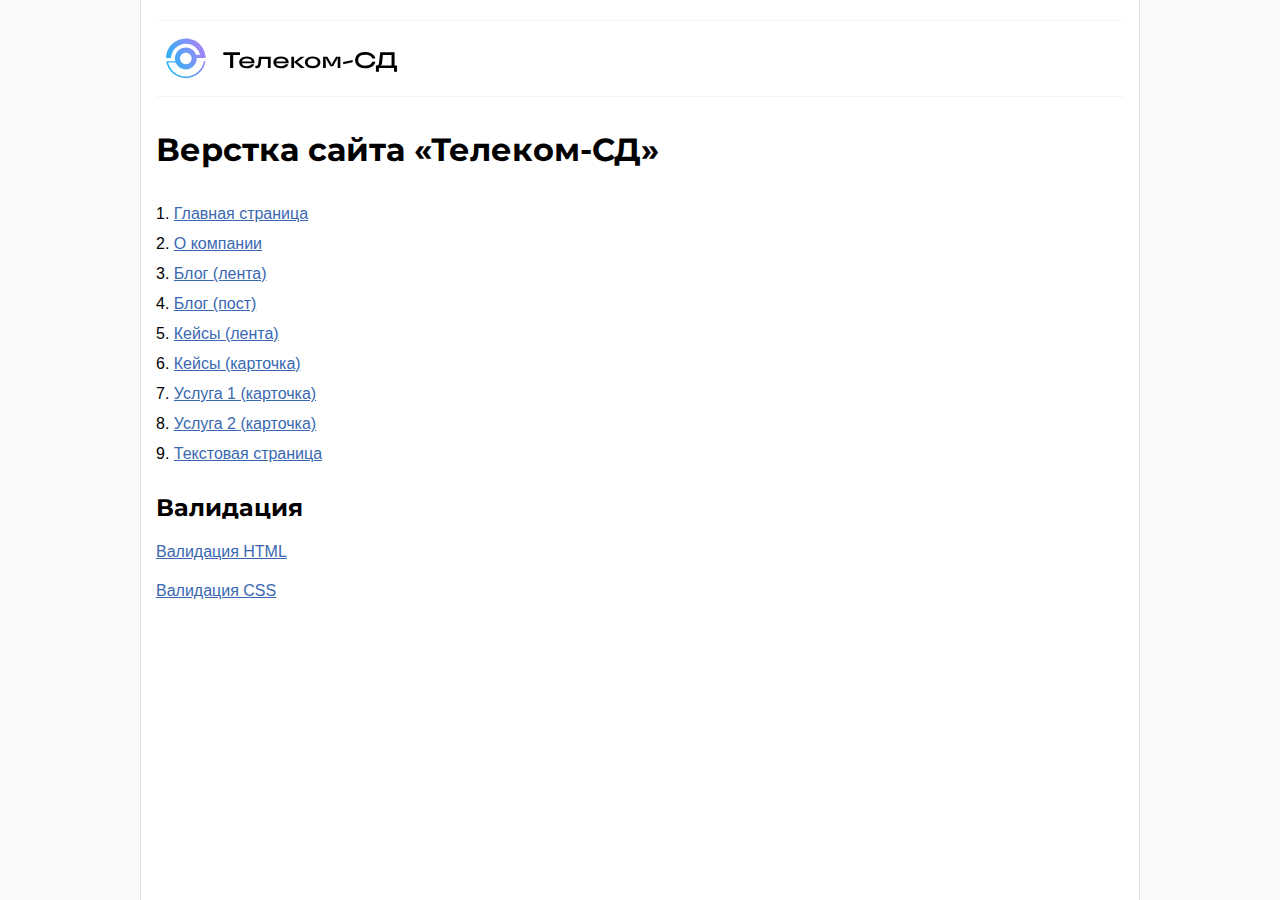
<file: index.html>
<!DOCTYPE html>
<html lang="ru"> 
<head>
	<meta http-equiv="Content-Type" content="text/html; charset=utf-8"> 
	<title>Телеком-СД</title> 
    <link rel="icon" type="image/png" href="favicon.png">
	<meta name="viewport" content="width=device-width, initial-scale=1.0">
    <link rel="icon" type="image/x-icon" href="favicon.ico">
</head>
<body>
	<div class="site">
		<div class="head-ss" style=" background:#fffff">
			<img src="images/logo.svg">
		</div>
		<br>
		<h1>Верстка сайта «Телеком-СД»</h1><br>      
        
        <ol class="list-page">
            <li><a target="_blank" href="index1.html">Главная страница</a></li>
            <li><a target="_blank" href="index5.html">О компании</a></li>
            <li><a target="_blank" href="index2.html">Блог (лента)</a></li>
            <li><a target="_blank" href="index4.html">Блог (пост)</a></li>
            <li><a target="_blank" href="index3.html">Кейсы (лента)</a></li>
            <li><a target="_blank" href="index6.html">Кейсы (карточка)</a></li>
            <li><a target="_blank" href="index7.html">Услуга 1 (карточка)</a></li>
            <li><a target="_blank" href="index8.html">Услуга 2 (карточка)</a></li>
            <li><a target="_blank" href="index9.html">Текстовая страница</a></li>
        </ol>
        
		<h2>Валидация</h2>
		<div><a target="_blank" href="https://validator.w3.org/nu/?doc=http%3A%2F%2Fwexpert.ru%2Fmakeup%2Fvesta_html%2Findex1.html">Валидация HTML</a></div>
		<div><a target="_blank" href="http://wexpert.ru/makeup/vesta_html/template_styles.css?155558698877895">Валидация CSS</a></div>
	</div>

	<style>
		@import url('https://fonts.googleapis.com/css?family=Montserrat:400,400i,500,600,700,900&display=swap&subset=cyrillic');
		*{margin:0;padding:0;outline:0}
		body{background:#fafafa;height:100%;font-family:'Montserrat', Tahoma;}
		html{height:100%}
		.head-ss { background:#fff; padding:17px 10px 17px 10px; border-bottom:1px solid #f5f5f5; border-top: 1px solid #f5f5f5;}
		.head-ss img { display:block;}
		.site{max-width:1000px;box-sizing:border-box;min-height:100%;border-left:1px solid #ddd;border-right:1px solid #ddd;margin-left:auto;margin-right:auto;padding:20px 15px 20px 15px;font-family:Arial,Helvetica,sans-serif;background:#fff;font-size:16px}
		.site a{color: #3968b1;}
		.site a:hover{text-decoration:none}
		.site div{margin-bottom:15px;line-height:24px}
		.site div span{color:#999;font-size:12px}
		.site div a{min-width:310px;display:inline-block}
		h1,h2{margin-bottom:18px;font-family:'Montserrat', Tahoma;}
		.list-page{margin-bottom:30px}
		ol{list-style:none;counter-reset:li}
		ol li {margin:0 0 12px 0}
		li:before{counter-increment:li;content:counters(li,".") ". "}
		ol li ol{padding-left:30px;margin-top:8px}
	</style>
</body>
</html>
</file>
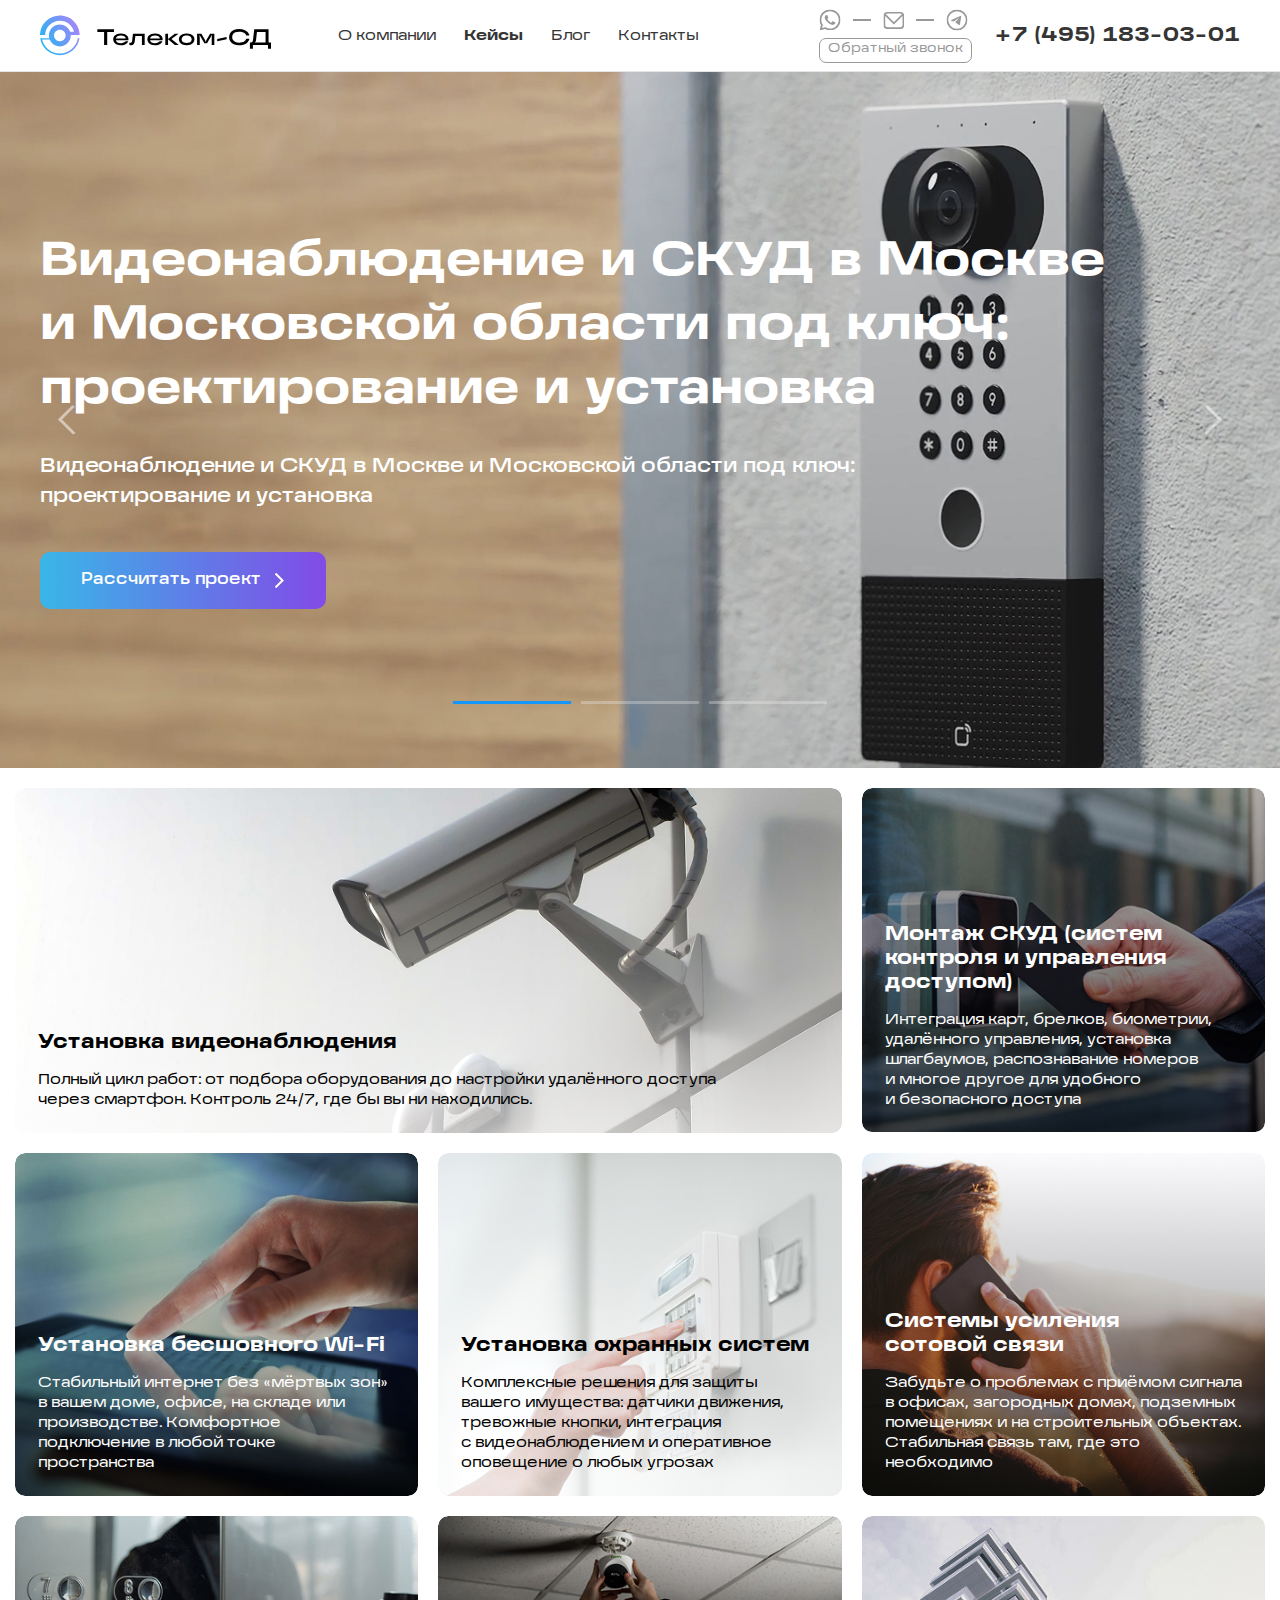
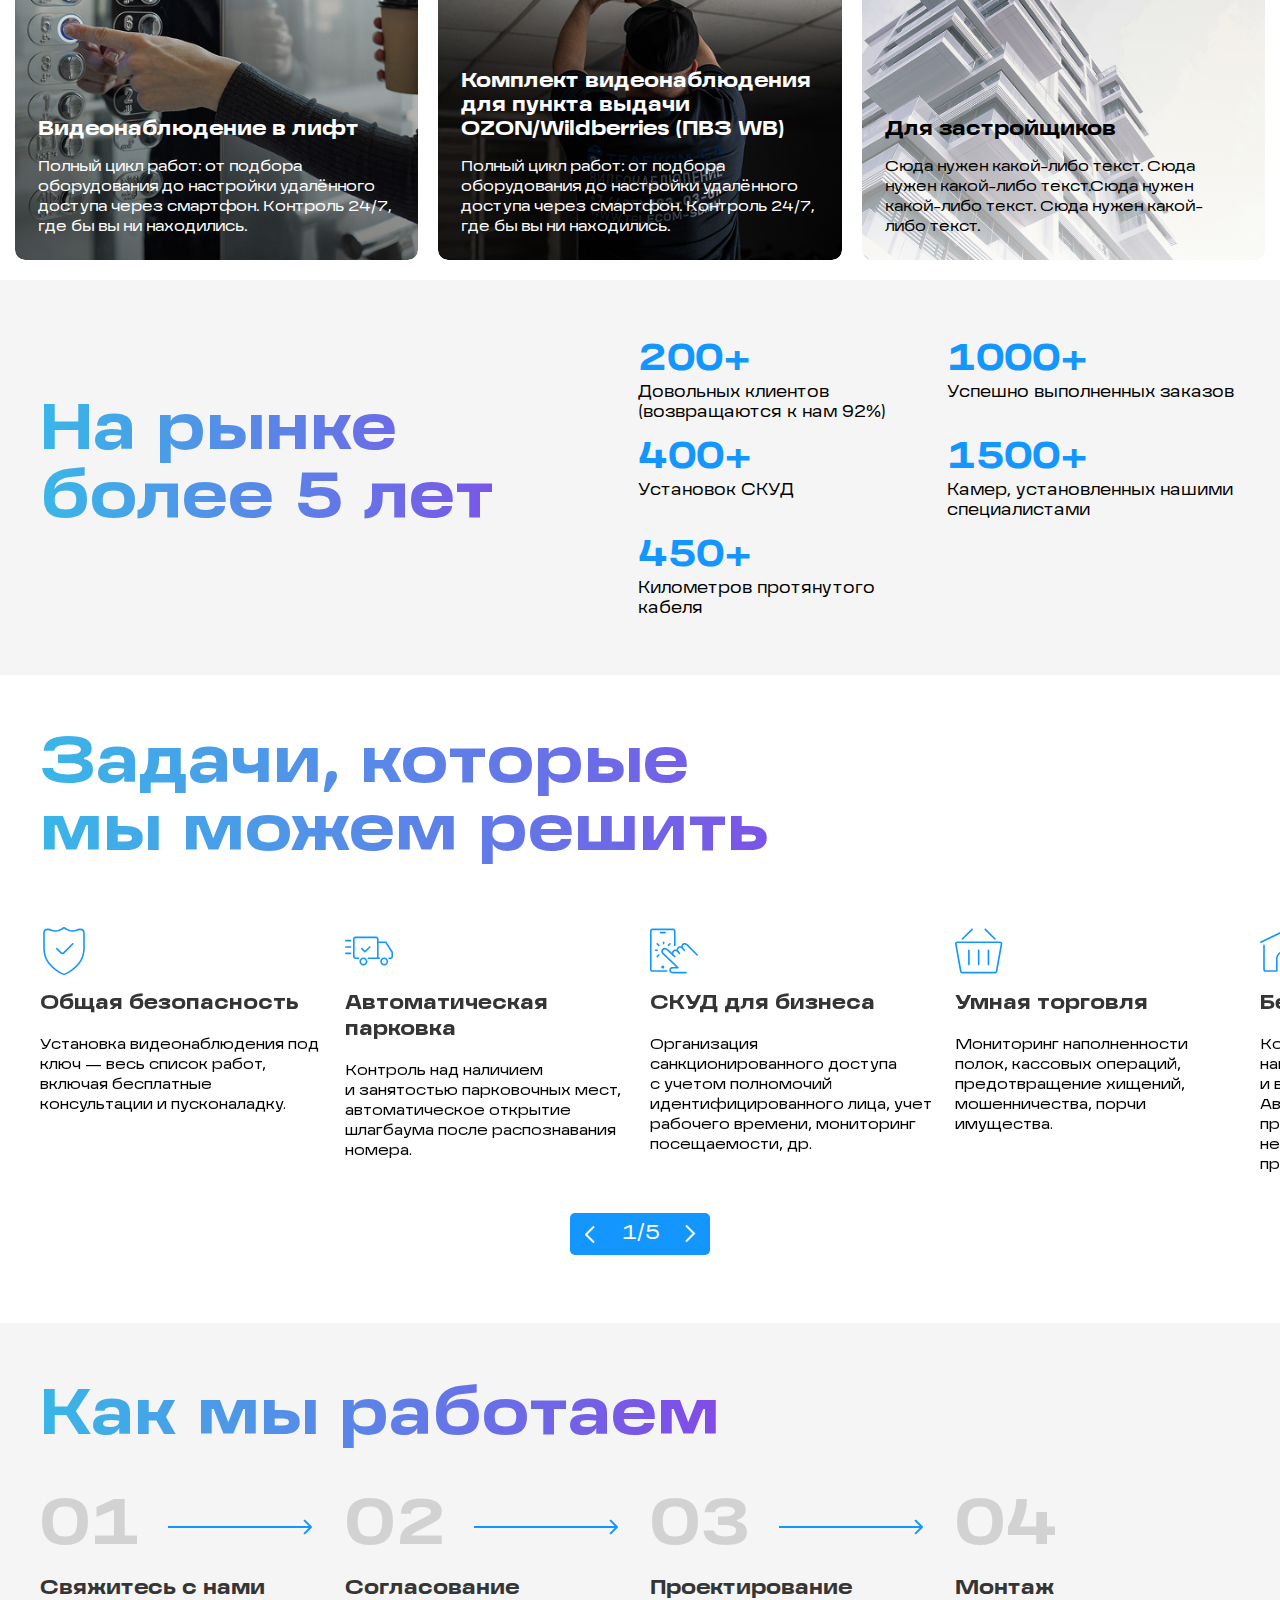
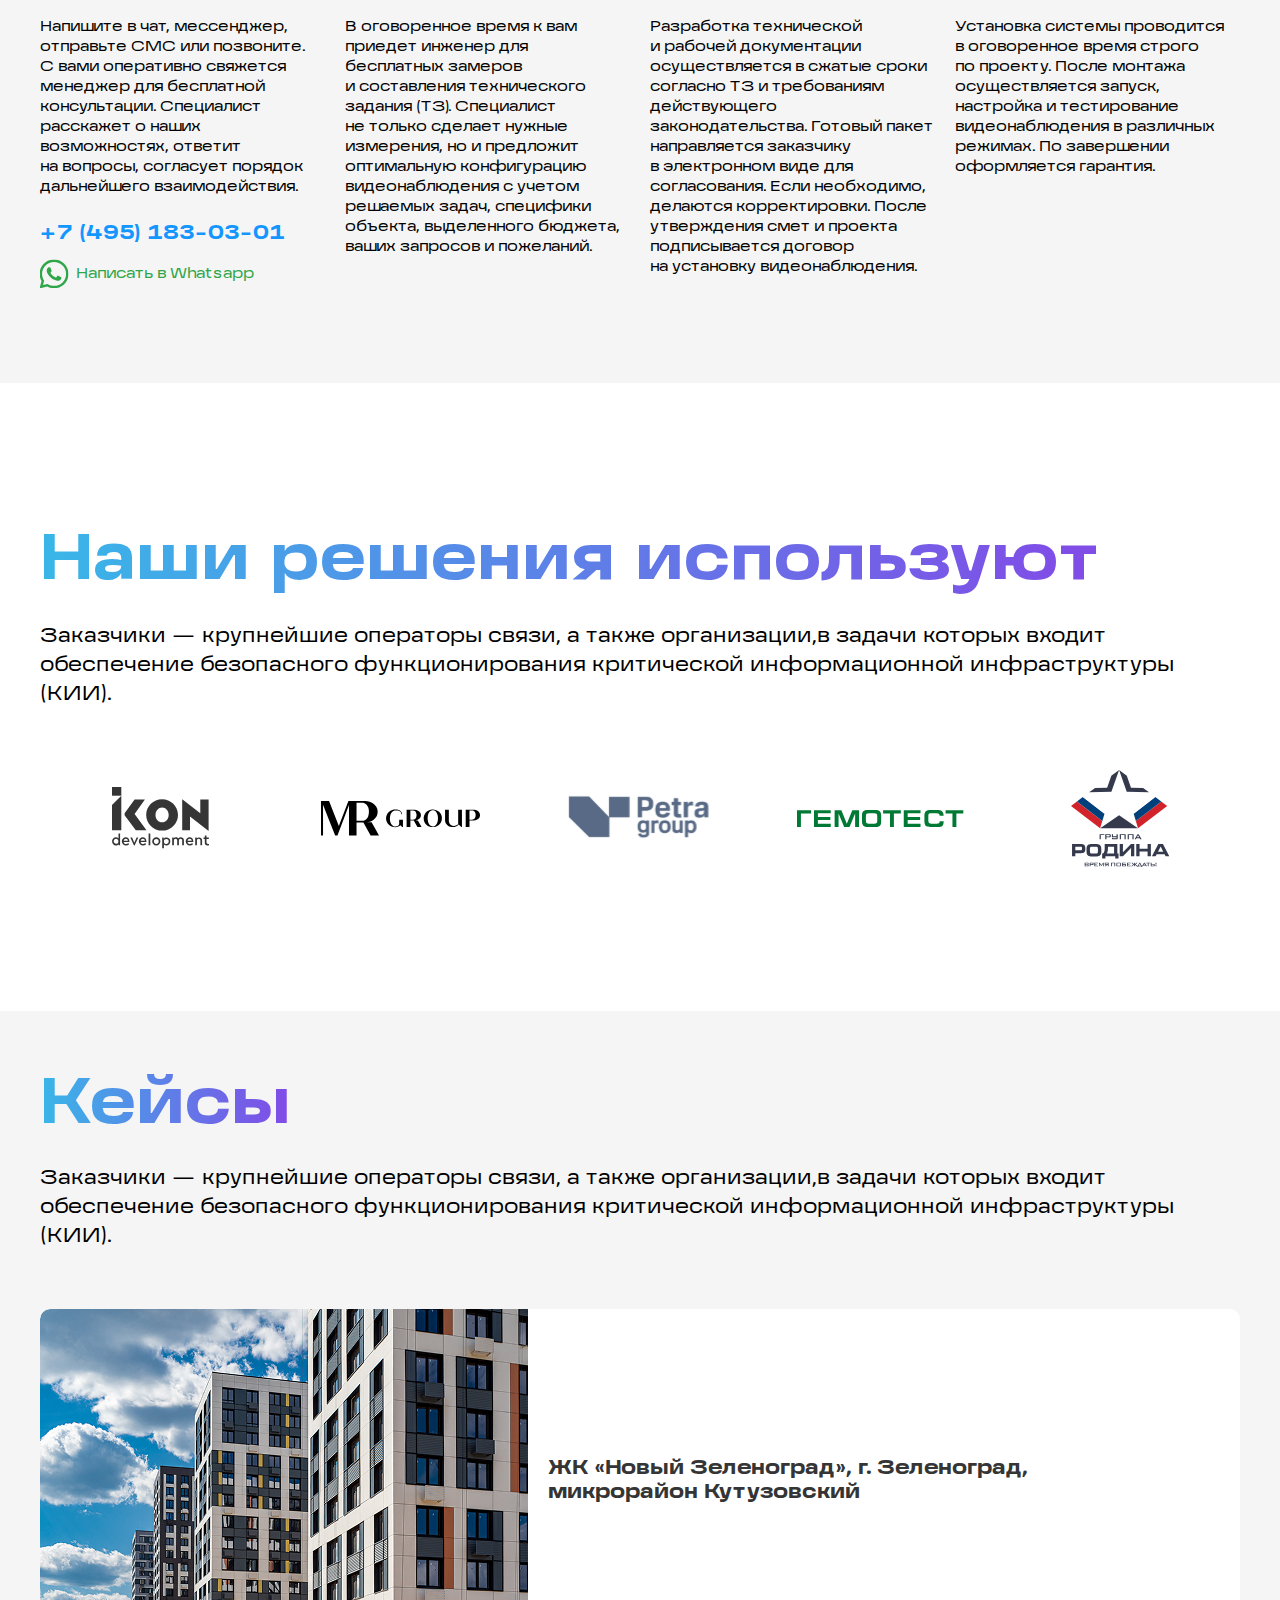
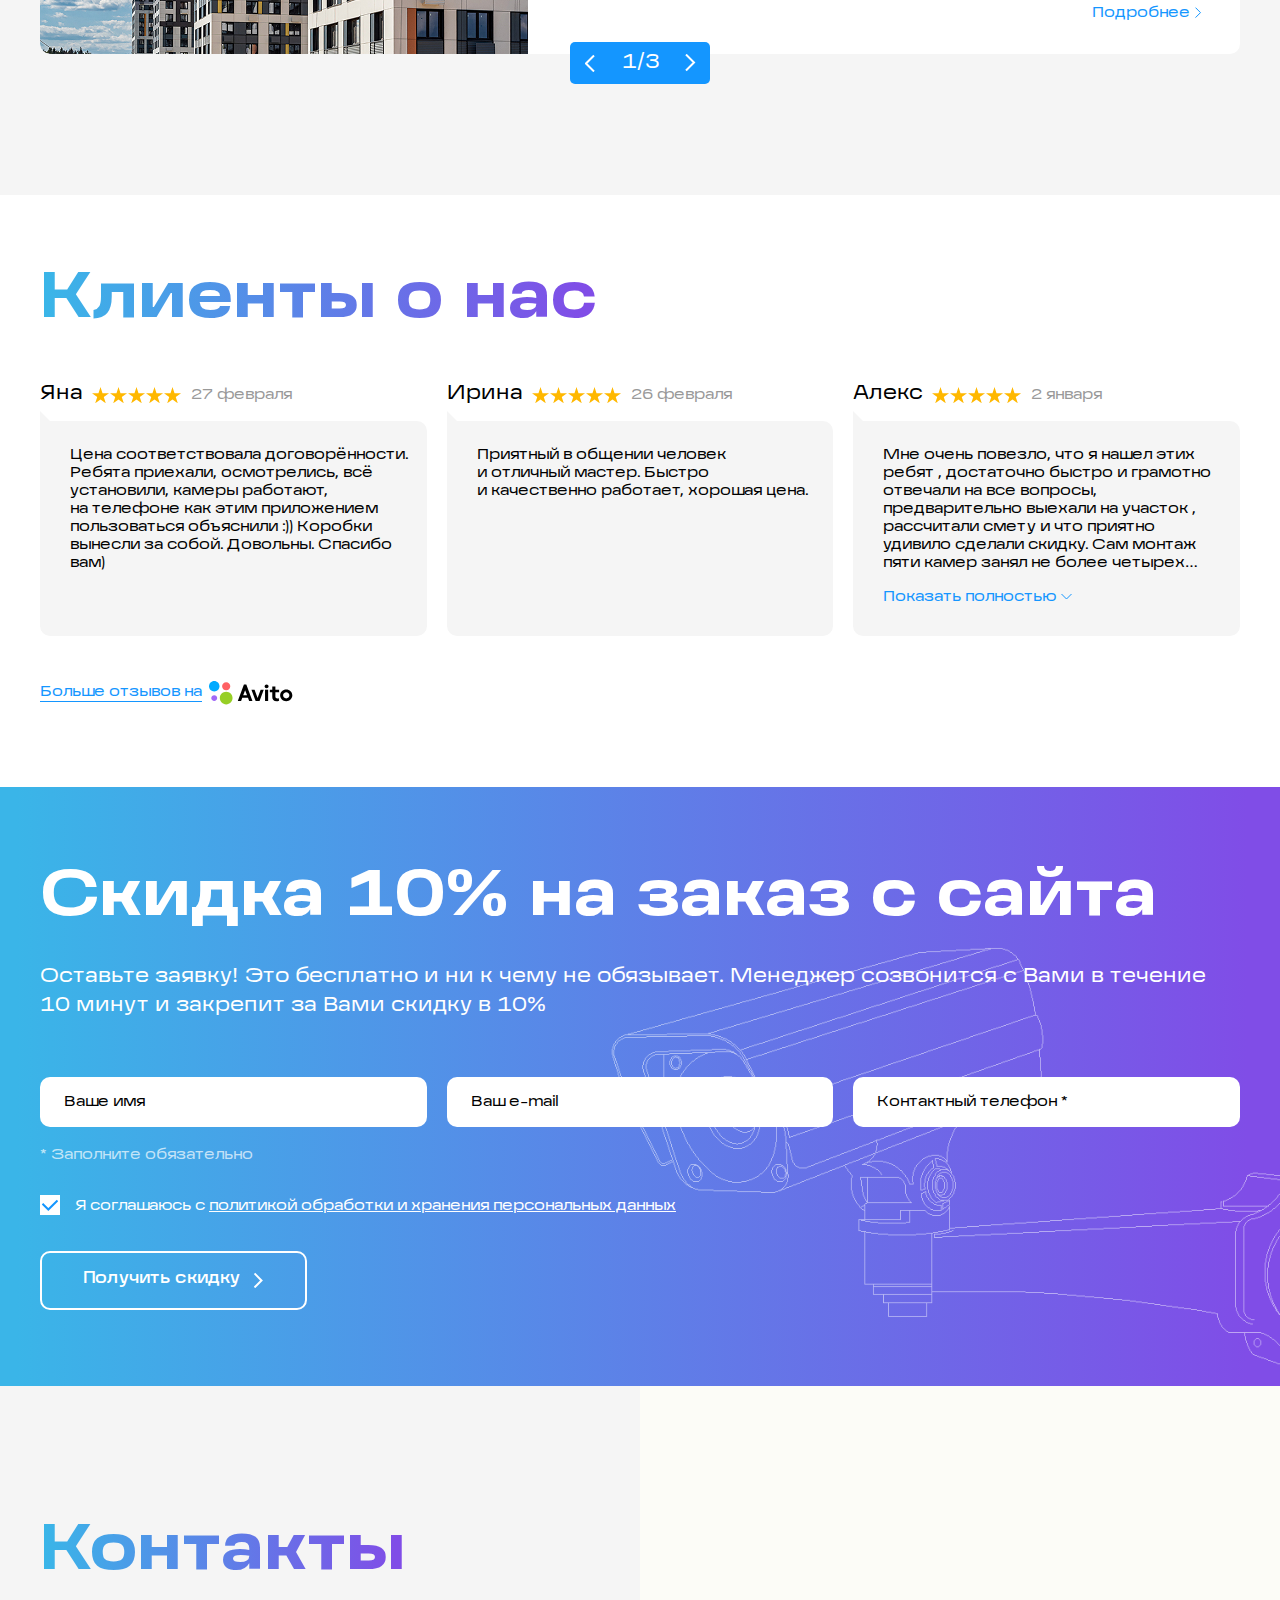
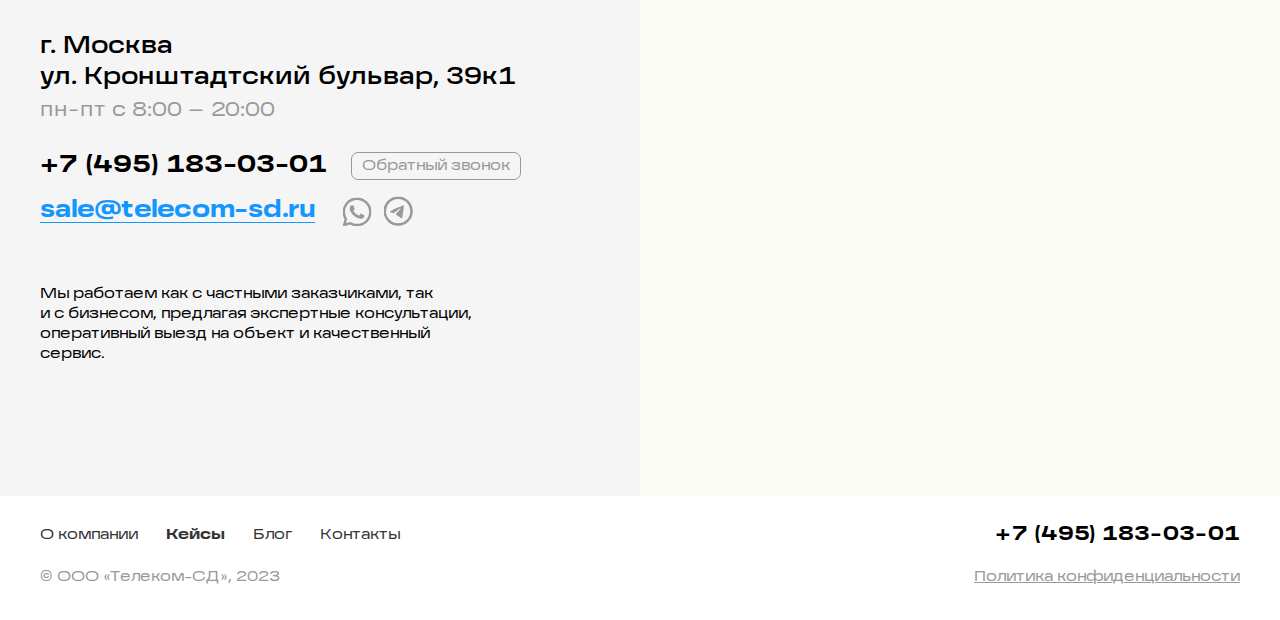
<file: index1.html>
<!DOCTYPE html>
<html lang="ru"> 
<head>
	<meta http-equiv="Content-Type" content="text/html; charset=utf-8"> 
	<title>Главная</title> 
	<meta name="description" content=""> 
	<meta name="keywords" content="">
    <link rel="icon" type="image/png" href="favicon.png">
	<meta name="viewport" content="width=device-width, initial-scale=1.0">
    <link rel="stylesheet" href="css/slick-theme.css">
    <link rel="stylesheet" href="css/jquery.fancybox.css">
    <link rel="stylesheet" href="template_styles.css?18875877895">
	<script src="js/jquery.min.js"></script>
    <script src="https://api-maps.yandex.ru/2.1/?lang=ru_RU&amp;apikey=f5b2c135-d598-4f73-a326-daaf0a564f30"></script>
    <script src="js/jquery.fancybox.min.js"></script>
	<script src="js/slick.min.js"></script>
	<script src="js/script.js?255858876987485"></script>
</head>
<body>
<div class="wr-site">
	<div class="main">
    	<div class="rsp"></div>
    	<div class="wr-header">
        	<header>
                <div class="menu-tt">
                    <a class="menu-but" href="#"><span></span></a>
                </div> 
            	<div class="logo"><a href="/"><img src="images/logo.svg" alt=""></a></div>
                <div class="menu-top">
                	<ul>
                        <li><a href="#">О компании</a></li>
                        <li><a href="#"><b>Кейсы</b></a></li>
                        <li><a href="#">Блог</a></li>
                        <li><a href="#">Контакты</a></li>
                    </ul>
                </div>
                <div class="header-right">
                	<div class="callback-h">
                    	<div class="soc-h">
                        	<ul>
                            	<li class="item1"><a target="_blank" href="#"></a></li>
                                <li class="item2"><a href="#"></a></li>
                                <li class="item3"><a target="_blank" href="#"></a></li>
                            </ul>
                        </div>
                        <div class="but-callback"><a href="#">Обратный звонок</a></div>
                    </div>
                    <div class="phone-h"><a href="tel:+74951830301">+7 (495) 183-03-01</a></div>
                </div>
            </header>
        </div>
        
        <div class="main-slider fix-load">
        	<div class="slide">
                <div class="img-main-slider">
                    <picture>
                        <source srcset="images_tmp/main-ban-mob.jpg 1x, images_tmp/main-ban-mob@2x.jpg 2x" media="(max-width: 480px)" type="image/jpeg">
                        <source srcset="images_tmp/main-ban.jpg 1x, images_tmp/main-ban@2x.jpg 2x" type="image/jpeg">
                        <img src="images_tmp/main-ban.jpg" alt="">
                    </picture>
                </div>
                <div class="desc-main-slider">
                    <div class="in-desc-main-slider">
                        <div class="tit-main-slider">Видеонаблюдение и&nbsp;СКУД в&nbsp;Москве и&nbsp;Московской области под ключ: проектирование и&nbsp;установка</div>
                        <div class="text-main-slider">Видеонаблюдение и&nbsp;СКУД в&nbsp;Москве и&nbsp;Московской области под ключ: проектирование и&nbsp;установка</div>
                        <div class="button"><a href="#"><i>Рассчитать проект</i></a></div>
                    </div>
                </div>
            </div>
        	<div class="slide">
                <div class="img-main-slider">
                    <picture>
                        <source srcset="images_tmp/main-ban-mob.jpg 1x, images_tmp/main-ban-mob@2x.jpg 2x" media="(max-width: 480px)" type="image/jpeg">
                        <source srcset="images_tmp/main-ban.jpg 1x, images_tmp/main-ban@2x.jpg 2x" type="image/jpeg">
                        <img src="images_tmp/main-ban.jpg" alt="">
                    </picture>
                </div>
                <div class="desc-main-slider">
                    <div class="in-desc-main-slider">
                        <div class="tit-main-slider">Видеонаблюдение и&nbsp;СКУД в&nbsp;Москве и&nbsp;Московской области под ключ: проектирование и&nbsp;установка</div>
                        <div class="text-main-slider">Видеонаблюдение и&nbsp;СКУД в&nbsp;Москве и&nbsp;Московской области под ключ: проектирование и&nbsp;установка</div>
                        <div class="button"><a href="#"><i>Рассчитать проект</i></a></div>
                    </div>
                </div>
            </div>
        	<div class="slide">
                <div class="img-main-slider">
                    <picture>
                        <source srcset="images_tmp/main-ban-mob.jpg 1x, images_tmp/main-ban-mob@2x.jpg 2x" media="(max-width: 480px)" type="image/jpeg">
                        <source srcset="images_tmp/main-ban.jpg 1x, images_tmp/main-ban@2x.jpg 2x" type="image/jpeg">
                        <img src="images_tmp/main-ban.jpg" alt="">
                    </picture>
                </div>
                <div class="desc-main-slider">
                    <div class="in-desc-main-slider">
                        <div class="tit-main-slider">Видеонаблюдение и&nbsp;СКУД в&nbsp;Москве и&nbsp;Московской области под ключ: проектирование и&nbsp;установка</div>
                        <div class="text-main-slider">Видеонаблюдение и&nbsp;СКУД в&nbsp;Москве и&nbsp;Московской области под ключ: проектирование и&nbsp;установка</div>
                        <div class="button"><a href="#"><i>Рассчитать проект</i></a></div>
                    </div>
                </div>
            </div>
        </div>
        
        <div class="main-functions">
        	<div class="list-func-main">
                <div class="item-functions black">
                    <div class="in-functions">
                        <a href="#">
                            <div class="img-functions">
                                <picture>
                                    <source srcset="images_tmp/img-serv1.jpg 1x, images_tmp/img-serv1@2x.jpg 2x" type="image/jpeg">
                                    <img src="images_tmp/img-serv1.jpg" alt="">
                                </picture>
                            </div>
                            <div class="desc-function">
                                <div class="tit-function">Установка видеонаблюдения</div>
                                <p>Полный цикл работ: от&nbsp;подбора оборудования до&nbsp;настройки удалённого доступа через смартфон. Контроль 24/7, где&nbsp;бы вы&nbsp;ни&nbsp;находились.</p>
                            </div>
                        </a>
                    </div>
                </div>
                
                <div class="item-functions">
                    <div class="in-functions">
                        <a href="#">
                            <div class="img-functions">
                                <picture>
                                    <source srcset="images_tmp/img-serv2.jpg 1x, images_tmp/img-serv2@2x.jpg 2x" type="image/jpeg">
                                    <img src="images_tmp/img-serv2.jpg" alt="">
                                </picture>
                            </div>
                            <div class="desc-function">
                                <div class="tit-function">Монтаж СКУД (систем контроля и&nbsp;управления доступом)</div>
                                <p>Интеграция карт, брелков, биометрии, удалённого управления, установка шлагбаумов, распознавание номеров и&nbsp;многое другое для удобного и&nbsp;безопасного доступа</p>
                            </div>
                        </a>
                    </div>
                </div>
                
                <div class="item-functions">
                    <div class="in-functions">
                        <a href="#">
                            <div class="img-functions">
                                <picture>
                                    <source srcset="images_tmp/img-serv3.jpg 1x, images_tmp/img-serv3@2x.jpg 2x" type="image/jpeg">
                                    <img src="images_tmp/img-serv3.jpg" alt="">
                                </picture>
                            </div>
                            <div class="desc-function">
                                <div class="tit-function">Установка бесшовного Wi-Fi</div>
                                <p>Стабильный интернет без &laquo;мёртвых зон&raquo; в&nbsp;вашем доме, офисе, на&nbsp;складе или производстве. Комфортное подключение в&nbsp;любой точке пространства</p>
                            </div>
                        </a>
                    </div>
                </div>
                
                <div class="item-functions black">
                    <div class="in-functions">
                        <a href="#">
                            <div class="img-functions">
                                <picture>
                                    <source srcset="images_tmp/img-serv4.jpg 1x, images_tmp/img-serv4@2x.jpg 2x" type="image/jpeg">
                                    <img src="images_tmp/img-serv4.jpg" alt="">
                                </picture>
                            </div>
                            <div class="desc-function">
                                <div class="tit-function">Установка охранных систем</div>
                                <p>Комплексные решения для защиты вашего имущества: датчики движения, тревожные кнопки, интеграция с&nbsp;видеонаблюдением и&nbsp;оперативное оповещение о&nbsp;любых угрозах</p>
                            </div>
                        </a>
                    </div>
                </div>
                
                <div class="item-functions">
                    <div class="in-functions">
                        <a href="#">
                            <div class="img-functions">
                                <picture>
                                    <source srcset="images_tmp/img-serv5.jpg 1x, images_tmp/img-serv5@2x.jpg 2x" type="image/jpeg">
                                    <img src="images_tmp/img-serv5.jpg" alt="">
                                </picture>
                            </div>
                            <div class="desc-function">
                                <div class="tit-function">Системы усиления<br> сотовой связи</div>
                                <p>Забудьте о&nbsp;проблемах с&nbsp;приёмом сигнала в&nbsp;офисах, загородных домах, подземных помещениях и&nbsp;на&nbsp;строительных объектах. Стабильная связь там, где это необходимо</p>
                            </div>
                        </a>
                    </div>
                </div>
                
                <div class="item-functions">
                    <div class="in-functions">
                        <a href="#">
                            <div class="img-functions">
                                <picture>
                                    <source srcset="images_tmp/img-serv6.jpg 1x, images_tmp/img-serv6@2x.jpg 2x" type="image/jpeg">
                                    <img src="images_tmp/img-serv6.jpg" alt="">
                                </picture>
                            </div>
                            <div class="desc-function">
                                <div class="tit-function">Видеонаблюдение в&nbsp;лифт</div>
                                <p>Полный цикл работ: от&nbsp;подбора оборудования до&nbsp;настройки удалённого доступа через смартфон. Контроль 24/7, где&nbsp;бы вы&nbsp;ни&nbsp;находились.</p>
                            </div>
                        </a>
                    </div>
                </div>
                
                <div class="item-functions">
                    <div class="in-functions">
                        <a href="#">
                            <div class="img-functions">
                                <picture>
                                    <source srcset="images_tmp/img-serv7.jpg 1x, images_tmp/img-serv7@2x.jpg 2x" type="image/jpeg">
                                    <img src="images_tmp/img-serv7.jpg" alt="">
                                </picture>
                            </div>
                            <div class="desc-function">
                                <div class="tit-function">Комплект видеонаблюдения для пункта выдачи OZON/Wildberries (ПВЗ WB)</div>
                                <p>Полный цикл работ: от&nbsp;подбора оборудования до&nbsp;настройки удалённого доступа через смартфон. Контроль 24/7, где&nbsp;бы вы&nbsp;ни&nbsp;находились.</p>
                            </div>
                        </a>
                    </div>
                </div>
                
                <div class="item-functions black">
                    <div class="in-functions">
                        <a href="#">
                            <div class="img-functions">
                                <picture>
                                    <source srcset="images_tmp/img-serv8.jpg 1x, images_tmp/img-serv8@2x.jpg 2x" type="image/jpeg">
                                    <img src="images_tmp/img-serv8.jpg" alt="">
                                </picture>
                            </div>
                            <div class="desc-function">
                                <div class="tit-function">Для застройщиков</div>
                                <p>Сюда нужен какой-либо текст. Сюда нужен какой-либо текст.Сюда нужен какой-либо текст. Сюда нужен какой-либо текст.</p>
                            </div>
                        </a>
                    </div>
                </div>
            </div>
        </div>
        
        <div class="b-numbers">
        	<div class="left-numbers">
            	<div class="title"><i>На&nbsp;рынке более 5&nbsp;лет</i></div>
            </div>
            
            <div class="right-numbers">
            	<div class="list-numbers">
                	<div class="item-numbers">
                    	<i>200+</i>
                        <p>Довольных клиентов (возвращаются к&nbsp;нам 92%)</p>
                    </div>
                	<div class="item-numbers">
                    	<i>1000+</i>
                        <p>Успешно выполненных заказов</p>
                    </div>
                	<div class="item-numbers">
                    	<i>400+</i>
                        <p>Установок СКУД</p>
                    </div>
                	<div class="item-numbers">
                    	<i>1500+</i>
                        <p>Камер, установленных нашими специалистами</p>
                    </div>
                	<div class="item-numbers">
                    	<i>450+</i>
                        <p>Километров протянутого кабеля</p>
                    </div>
                </div>
            </div>
        </div>
        
        <div class="b-task">
        	<div class="title"><i>Задачи, которые мы&nbsp;можем решить</i></div>
            
            <div class="wr-slider-task">
            	<div class="slider-task fix-load">
                	<div class="slide">
                    	<div class="in-slide-task">
                       		<div class="ico-task"><img src="images/ico-task1.svg" alt=""></div> 
                            <div class="tit-task">Общая безопасность</div>
                            <p>Установка видеонаблюдения под ключ&nbsp;&mdash; весь список работ, включая бесплатные консультации и&nbsp;пусконаладку.</p>
                        </div>
                    </div>
                	<div class="slide">
                    	<div class="in-slide-task">
                       		<div class="ico-task"><img src="images/ico-task2.svg" alt=""></div> 
                            <div class="tit-task">Автоматическая парковка</div>
                            <p>Контроль над наличием и&nbsp;занятостью парковочных мест, автоматическое открытие шлагбаума после распознавания номера.</p>
                        </div>
                    </div>
                	<div class="slide">
                    	<div class="in-slide-task">
                       		<div class="ico-task"><img src="images/ico-task3.svg" alt=""></div> 
                            <div class="tit-task">СКУД для бизнеса</div>
                            <p>Организация санкционированного доступа с&nbsp;учетом полномочий идентифицированного лица, учет рабочего времени, мониторинг посещаемости, др.</p>
                        </div>
                    </div>
                	<div class="slide">
                    	<div class="in-slide-task">
                       		<div class="ico-task"><img src="images/ico-task4.svg" alt=""></div> 
                            <div class="tit-task">Умная торговля</div>
                            <p>Мониторинг наполненности полок, кассовых операций, предотвращение хищений, мошенничества, порчи имущества.</p>
                        </div>
                    </div>
                	<div class="slide">
                    	<div class="in-slide-task">
                       		<div class="ico-task"><img src="images/ico-task5.svg" alt=""></div> 
                            <div class="tit-task">Безопасность ЖК</div>
                            <p>Контроль над периметром, наполнением мусорных баков и&nbsp;вывозом мусора. Автоматический доступ, предупреждение несанкционированного проникновения и&nbsp;вандализма.</p>
                        </div>
                    </div>
                </div>
                <div class="nav-slider">
                    <div class="slider-prev task-prev"></div>
                    <div class="count-slider task-count">0/0</div>
                    <div class="slider-next task-next"></div>
                </div>
            </div>
        </div>
        
        <div class="b-work">
        	<div class="title"><i>Как мы работаем</i></div>
            
            <div class="list-work">
                <div class="item-work">
                    <div class="num-work"><i>01</i></div>
                    <div class="tit-work">Свяжитесь с&nbsp;нами</div>
                    <p>Напишите в&nbsp;чат, мессенджер, отправьте СМС или позвоните. С&nbsp;вами оперативно свяжется менеджер для бесплатной консультации. Специалист расскажет о&nbsp;наших возможностях, ответит на&nbsp;вопросы, согласует порядок дальнейшего взаимодействия.</p>
                    <div class="phone-work"><a href="tel:+74951830301">+7 (495) 183-03-01</a></div>
                    <div class="whatsapp"><a href="#">Написать в&nbsp;Whatsapp</a></div>
                </div>
                <div class="item-work">
                    <div class="num-work"><i>02</i></div>
                    <div class="tit-work">Согласование</div>
                    <p>В&nbsp;оговоренное время к&nbsp;вам приедет инженер для бесплатных замеров и&nbsp;составления технического задания (ТЗ). Специалист не&nbsp;только сделает нужные измерения, но&nbsp;и&nbsp;предложит оптимальную конфигурацию видеонаблюдения с&nbsp;учетом решаемых задач, специфики объекта, выделенного бюджета, ваших запросов и&nbsp;пожеланий.</p>
                </div>
                <div class="item-work">
                    <div class="num-work"><i>03</i></div>
                    <div class="tit-work">Проектирование</div>
                    <p>Разработка технической и&nbsp;рабочей документации осуществляется в&nbsp;сжатые сроки согласно&nbsp;ТЗ и&nbsp;требованиям действующего законодательства. Готовый пакет направляется заказчику в&nbsp;электронном виде для согласования. Если необходимо, делаются корректировки. После утверждения смет и&nbsp;проекта подписывается договор на&nbsp;установку видеонаблюдения.</p>
                </div>
                <div class="item-work">
                    <div class="num-work"><i>04</i></div>
                    <div class="tit-work">Монтаж</div>
                    <p>Установка системы проводится в&nbsp;оговоренное время строго по&nbsp;проекту. После монтажа осуществляется запуск, настройка и&nbsp;тестирование видеонаблюдения в&nbsp;различных режимах. По&nbsp;завершении оформляется гарантия.</p>
                </div>
            </div>
        </div>
        
        <div class="b-parts">
        	<div class="title"><i>Наши решения используют</i></div>
            <div class="text-parts">Заказчики&nbsp;&mdash; крупнейшие операторы связи, а&nbsp;также организации,в задачи которых входит обеспечение безопасного функционирования критической информационной инфраструктуры (КИИ).</div>
            
            <div class="list-parts">
            	<div class="item-parts"><p><img src="images_tmp/logo-solut1.svg" alt=""></p></div>
                <div class="item-parts"><p><img src="images_tmp/logo-solut2.svg" alt=""></p></div>
                <div class="item-parts"><p><img src="images_tmp/logo-solut3.svg" alt=""></p></div>
                <div class="item-parts"><p><img src="images_tmp/logo-solut4.svg" alt=""></p></div>
                <div class="item-parts"><p><img src="images_tmp/logo-solut5.svg" alt=""></p></div>
            </div>
        </div>
        
        <div class="b-keys">
        	<div class="title"><i>Кейсы</i></div>
            <div class="text-keys">Заказчики&nbsp;&mdash; крупнейшие операторы связи, а&nbsp;также организации,в задачи которых входит обеспечение безопасного функционирования критической информационной инфраструктуры (КИИ).</div>
        
        	<div class="wr-slider-keys">
                <div class="slider-keys fix-load">
                    <div class="slide">
                        <div class="body-keys">
                            <div class="img-keys">
                                <picture>
                                    <source srcset="images_tmp/img-keys.jpg 1x, images_tmp/img-keys@2x.jpg 2x" type="image/jpeg">
                                    <img src="images_tmp/img-keys.jpg" alt="">
                                </picture>
                            </div>
                            
                            <div class="desc-keys">
                                <div class="tit-keys">ЖК «Новый Зеленоград», г. Зеленоград,<br> микрорайон Кутузовский</div>
                                
                                <div class="more-keys"><a href="#">Подробнее</a></div>
                            </div>
                        </div>
                    </div>
                    <div class="slide">
                        <div class="body-keys">
                            <div class="img-keys">
                                <picture>
                                    <source srcset="images_tmp/img-keys.jpg 1x, images_tmp/img-keys@2x.jpg 2x" type="image/jpeg">
                                    <img src="images_tmp/img-keys.jpg" alt="">
                                </picture>
                            </div>
                            
                            <div class="desc-keys">
                                <div class="tit-keys">ЖК «Новый Зеленоград», г. Зеленоград,<br> микрорайон Кутузовский</div>
                                
                                <div class="more-keys"><a href="#">Подробнее</a></div>
                            </div>
                        </div>
                    </div>
                    <div class="slide">
                        <div class="body-keys">
                            <div class="img-keys">
                                <picture>
                                    <source srcset="images_tmp/img-keys.jpg 1x, images_tmp/img-keys@2x.jpg 2x" type="image/jpeg">
                                    <img src="images_tmp/img-keys.jpg" alt="">
                                </picture>
                            </div>
                            
                            <div class="desc-keys">
                                <div class="tit-keys">ЖК «Новый Зеленоград», г. Зеленоград,<br> микрорайон Кутузовский</div>
                                
                                <div class="more-keys"><a href="#">Подробнее</a></div>
                            </div>
                        </div>
                    </div> 
                </div>
                
                <div class="nav-slider">
                	<div class="slider-prev keys-prev"></div>
                    <div class="count-slider keys-count">0/0</div>
                    <div class="slider-next keys-next"></div>
                </div>
            </div>
        </div>
        
        <div class="b-clients">
        	<div class="title"><i>Клиенты о&nbsp;нас</i></div>
            
            <div class="list-clients">
            	<div class="item-clients">
                	<div class="info-cl">
                    	<div class="name-client">Яна</div>
                        <ul class="rating">
                        	<li class="active"></li>
                            <li class="active"></li>
                            <li class="active"></li>
                            <li class="active"></li>
                            <li class="active"></li>
                        </ul>
                        <div class="date-clients">27 февраля</div>
                    </div>
                	<div class="in-clients">
                    	<p>Цена соответствовала договорённости. Ребята приехали, осмотрелись, всё установили, камеры работают, на&nbsp;телефоне как этим приложением пользоваться объяснили :)) Коробки вынесли за&nbsp;собой. Довольны. Спасибо вам)</p>
                    </div>
                </div>
                
            	<div class="item-clients">
                	<div class="info-cl">
                    	<div class="name-client">Ирина</div>
                        <ul class="rating">
                        	<li class="active"></li>
                            <li class="active"></li>
                            <li class="active"></li>
                            <li class="active"></li>
                            <li class="active"></li>
                        </ul>
                        <div class="date-clients">26 февраля</div>
                    </div>
                	<div class="in-clients">
                    	<p>Приятный в&nbsp;общении человек и&nbsp;отличный мастер. Быстро и&nbsp;качественно работает, хорошая цена.</p>
                    </div>
                </div>
                
            	<div class="item-clients">
                	<div class="info-cl">
                    	<div class="name-client">Алекс</div>
                        <ul class="rating">
                        	<li class="active"></li>
                            <li class="active"></li>
                            <li class="active"></li>
                            <li class="active"></li>
                            <li class="active"></li>
                        </ul>
                        <div class="date-clients">2 января</div>
                    </div>
                	<div class="in-clients">
                    	<p>Мне очень повезло, что я&nbsp;нашел этих ребят , достаточно быстро и&nbsp;грамотно отвечали на&nbsp;все вопросы, предварительно выехали на&nbsp;участок , рассчитали смету и&nbsp;что приятно удивило сделали скидку. Сам монтаж пяти камер занял не&nbsp;более четырех часов , ребята на&nbsp;монтаже были очень аккуратны, после работ все убрали , все настроили, что даже не&nbsp;осталось и&nbsp;вопросов. Спасибо им&nbsp;всем большое, кто принимал участие и&nbsp;воплотил все мои требования! Рекомендую</p>
                    	<div class="down-link"><a href="#"><span>Показать полностью</span><span>Скрыть</span></a></div>
                    </div>
                </div>
            </div>
            
            <div class="link-avito">
            	<a href="#"><i>Больше отзывов на</i> <img src="images/ico-avito.svg" alt=""></a>
            </div>
        </div>
        
        <div class="wr-form-callback">
            <div class="form-callback">
                <div class="title">Скидка&nbsp;10% на&nbsp;заказ с&nbsp;сайта</div>
                <div class="text-form-callback">Оставьте заявку! Это бесплатно и&nbsp;ни&nbsp;к&nbsp;чему не&nbsp;обязывает. Менеджер созвонится с&nbsp;Вами в&nbsp;течение 10&nbsp;минут и&nbsp;закрепит за&nbsp;Вами скидку в&nbsp;10%</div>
                <form>
                    <div class="fields-callback">
                        <div class="field-c"><input type="text" placeholder="Ваше имя"></div>
                        <div class="field-c"><input type="text" placeholder="Ваш e-mail"></div>
                        <div class="field-c"><input type="text" placeholder="Контактный телефон *"></div>
                    </div>
                    <div class="attent-form">* Заполните обязательно</div>
                    <div class="check-c">
                        <input id="check" checked type="checkbox">
                        <label for="check">Я&nbsp;соглашаюсь с&nbsp;<a target="_blank" href="#">политикой обработки и&nbsp;хранения персональных данных</a></label>
                    </div>
                    <div class="button"><button type="submit"><i>Получить скидку</i></button></div>
                </form>
            </div>
        </div>
        
        <div class="block-contacts">
        	<div class="contacts-left">
            	<div class="in-contacts-left">
                    <div class="title"><i>Контакты</i></div>
                    <div class="adress-c">г. Москва<br> ул. Кронштадтский бульвар, 39к1</div>
                    <div class="work-c">пн-пт с 8:00 – 20:00</div>
                    
                    <div class="line-c">
                        <div class="phone-c"><a href="tel:+74951830301">+7 (495) 183-03-01</a></div>
                        <div class="but-callback-c"><a href="#">Обратный звонок</a></div>
                    </div>
                    <div class="line-c">
                        <div class="mail-c"><a href="mailto:sale@telecom-sd.ru">sale@telecom-sd.ru</a></div>
                        <div class="soc-c">
                            <ul>
                                <li class="item1"><a href="#"></a></li>
                                <li class="item2"><a href="#"></a></li>
                            </ul>
                        </div>
                    </div>
                    <div class="text-c">Мы&nbsp;работаем как с&nbsp;частными заказчиками, так и&nbsp;с&nbsp;бизнесом, предлагая экспертные консультации, оперативный выезд на&nbsp;объект и&nbsp;качественный сервис.</div>
                </div>
            </div>
            
            <div class="contacts-right">
            	<div id="map" class="map-c"></div>
            </div>
        </div>
	</div><!--main-->
	
<!--*******************footer************************-->
	<footer>
		<div class="cont-f">
			<div class="footer-top">
            	<div class="menu-f">
                	<ul>
                        <li><a href="#">О компании</a></li>
                        <li><a href="#"><b>Кейсы</b></a></li>
                        <li><a href="#">Блог</a></li>
                        <li><a href="#">Контакты</a></li>
                    </ul>
                </div>
                
                <div class="phone-f"><a href="tel:+74951830301">+7 (495) 183-03-01</a></div>
            </div>
            
            <div class="footer-bot">
            	<div class="copy">&copy;&nbsp;ООО &laquo;Телеком-СД&raquo;, 2023</div>
                <div class="policy">
                	<ul>
						<li><a href="#">Политика конфиденциальности</a></li>
                    </ul>
                </div>
            </div>
		</div>
	</footer>
</div>
</body>
</html>
</file>
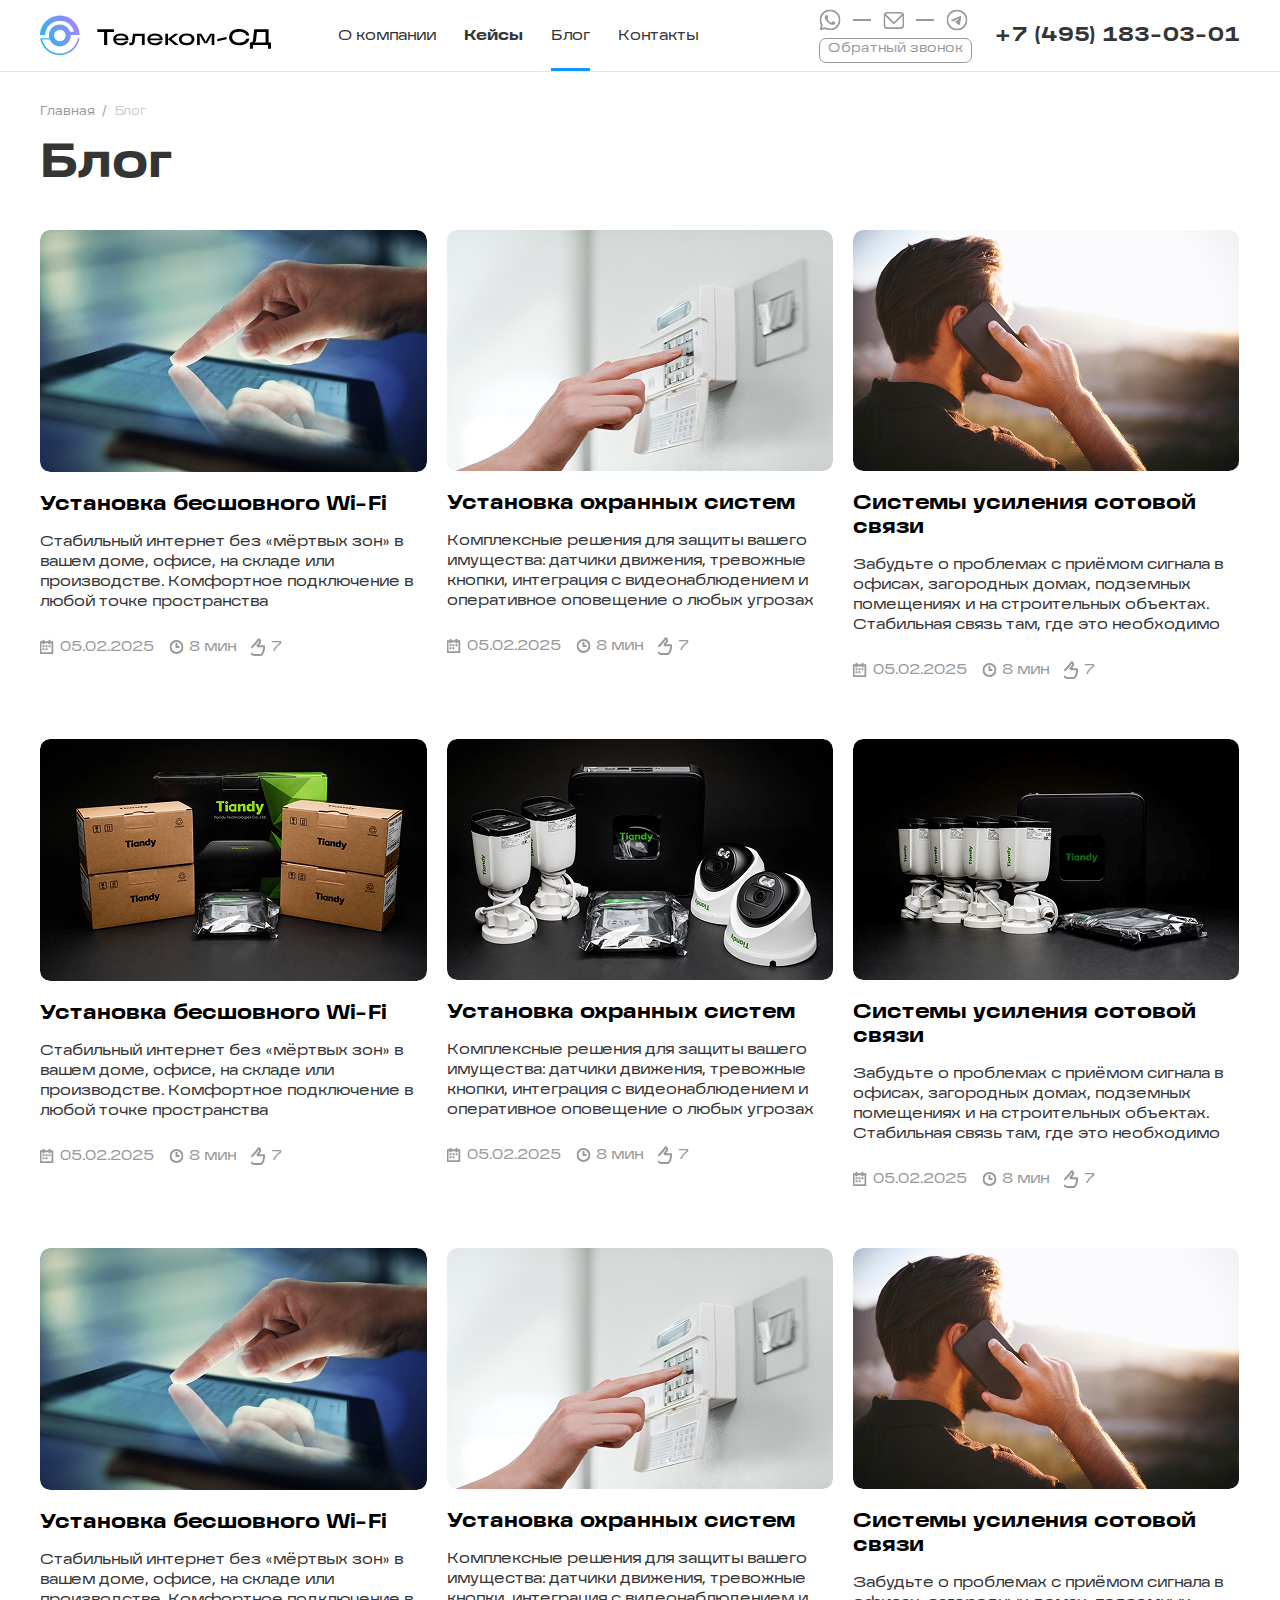
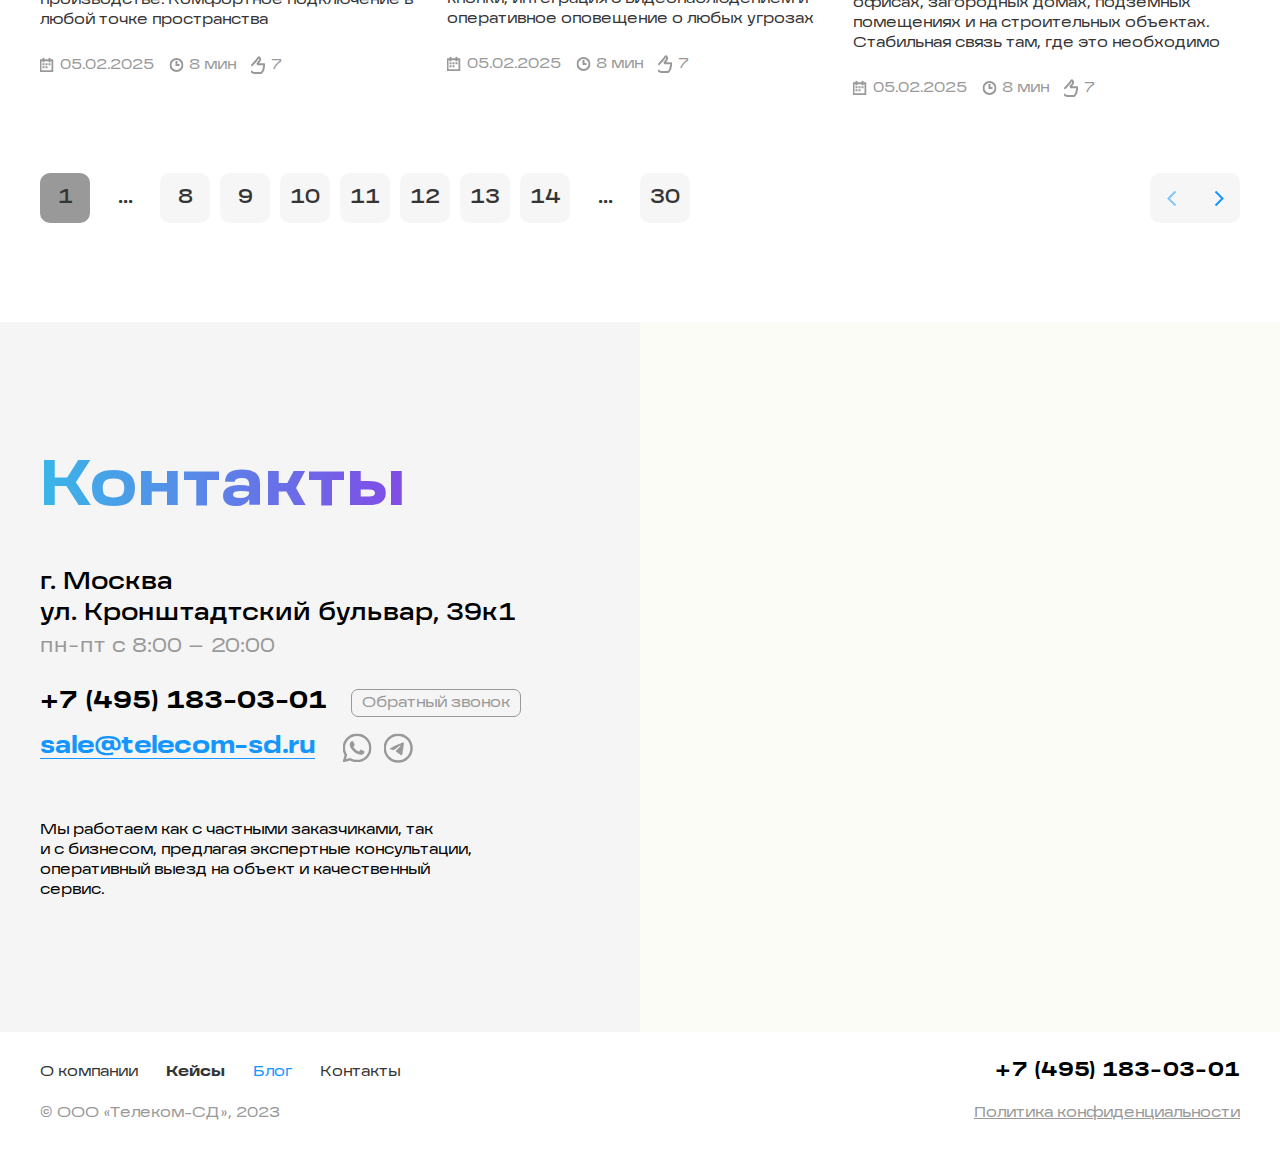
<file: index2.html>
<!DOCTYPE html>
<html lang="ru"> 
<head>
	<meta http-equiv="Content-Type" content="text/html; charset=utf-8"> 
	<title>Блог</title> 
	<meta name="description" content=""> 
	<meta name="keywords" content="">
	<link rel="icon" type="image/png" href="favicon.png">
	<meta name="viewport" content="width=device-width, initial-scale=1.0">
    <link rel="stylesheet" href="css/slick-theme.css">
    <link rel="stylesheet" href="css/jquery.fancybox.css">
    <link rel="stylesheet" href="template_styles.css?18987777895">
	<script src="js/jquery.min.js"></script>
    <script src="https://api-maps.yandex.ru/2.1/?lang=ru_RU&amp;apikey=f5b2c135-d598-4f73-a326-daaf0a564f30"></script>
    <script src="js/jquery.fancybox.min.js"></script>
	<script src="js/slick.min.js"></script>
	<script src="js/script.js?255858876987485"></script>
</head>
<body>
<div class="wr-site">
	<div class="main">
    	<div class="rsp"></div>
    	<div class="wr-header">
        	<header>
                <div class="menu-tt">
                    <a class="menu-but" href="#"><span></span></a>
                </div> 
            	<div class="logo"><a href="/"><img src="images/logo.svg" alt=""></a></div>
                <div class="menu-top">
                	<ul>
                        <li><a href="#">О компании</a></li>
                        <li><a href="#"><b>Кейсы</b></a></li>
                        <li><span>Блог</span></li>
                        <li><a href="#">Контакты</a></li>
                    </ul>
                </div>
                <div class="header-right">
                	<div class="callback-h">
                    	<div class="soc-h">
                        	<ul>
                            	<li class="item1"><a target="_blank" href="#"></a></li>
                                <li class="item2"><a href="#"></a></li>
                                <li class="item3"><a target="_blank" href="#"></a></li>
                            </ul>
                        </div>
                        <div class="but-callback"><a href="#">Обратный звонок</a></div>
                    </div>
                    <div class="phone-h"><a href="tel:+74951830301">+7 (495) 183-03-01</a></div>
                </div>
            </header>
        </div>
        
        <div class="content">
            <div class="breadcrumbs">
            	<ul>
                    <li><a href="/">Главная</a></li>  
                    <li>Блог</li>
                </ul>
            </div>
            
            <h1>Блог</h1>
            
            <div class="list-blogs">
            	<div class="item-blog">
                	<div class="img-item-blog">
                        <a href="#">
                            <picture>
                                <source srcset="images_tmp/img-blog1.jpg 1x, images_tmp/img-blog1@2x.jpg 2x" type="image/jpeg">
                                <img src="images_tmp/img-blog1.jpg" alt="">
                            </picture>
                        </a>
                    </div>
                    <div class="tit-item-blog"><a href="#">Установка бесшовного Wi-Fi</a></div>
                    <p>Стабильный интернет без «мёртвых зон» в вашем доме, офисе, на складе или производстве. Комфортное подключение в любой точке пространства</p>
                    <div class="func-blog">
                    	<div class="date-blog">05.02.2025</div>
                        <div class="time-bog">8 мин</div>
                        <div class="like-blog">7</div>
                    </div>
                </div>
                
            	<div class="item-blog">
                	<div class="img-item-blog">
                        <a href="#">
                            <picture>
                                <source srcset="images_tmp/img-blog2.jpg 1x, images_tmp/img-blog2@2x.jpg 2x" type="image/jpeg">
                                <img src="images_tmp/img-blog2.jpg" alt="">
                            </picture>
                        </a>
                    </div>
                    <div class="tit-item-blog"><a href="#">Установка охранных систем</a></div>
                    <p>Комплексные решения для защиты вашего имущества: датчики движения, тревожные кнопки, интеграция с видеонаблюдением и оперативное оповещение о любых угрозах</p>
                    <div class="func-blog">
                    	<div class="date-blog">05.02.2025</div>
                        <div class="time-bog">8 мин</div>
                        <div class="like-blog">7</div>
                    </div>
                </div>
                
            	<div class="item-blog">
                	<div class="img-item-blog">
                        <a href="#">
                            <picture>
                                <source srcset="images_tmp/img-blog3.jpg 1x, images_tmp/img-blog3@2x.jpg 2x" type="image/jpeg">
                                <img src="images_tmp/img-blog3.jpg" alt="">
                            </picture>
                        </a>
                    </div>
                    <div class="tit-item-blog"><a href="#">Системы усиления сотовой связи</a></div>
                    <p>Забудьте о проблемах с приёмом сигнала в офисах, загородных домах, подземных помещениях и на строительных объектах. Стабильная связь там, где это необходимо</p>
                    <div class="func-blog">
                    	<div class="date-blog">05.02.2025</div>
                        <div class="time-bog">8 мин</div>
                        <div class="like-blog">7</div>
                    </div>
                </div>
                
            	<div class="item-blog">
                	<div class="img-item-blog">
                        <a href="#">
                            <picture>
                                <source srcset="images_tmp/img-blog4.jpg 1x, images_tmp/img-blog4@2x.jpg 2x" type="image/jpeg">
                                <img src="images_tmp/img-blog4.jpg" alt="">
                            </picture>
                        </a>
                    </div>
                    <div class="tit-item-blog"><a href="#">Установка бесшовного Wi-Fi</a></div>
                    <p>Стабильный интернет без «мёртвых зон» в вашем доме, офисе, на складе или производстве. Комфортное подключение в любой точке пространства</p>
                    <div class="func-blog">
                    	<div class="date-blog">05.02.2025</div>
                        <div class="time-bog">8 мин</div>
                        <div class="like-blog">7</div>
                    </div>
                </div>
                
            	<div class="item-blog">
                	<div class="img-item-blog">
                        <a href="#">
                            <picture>
                                <source srcset="images_tmp/img-blog5.jpg 1x, images_tmp/img-blog5@2x.jpg 2x" type="image/jpeg">
                                <img src="images_tmp/img-blog5.jpg" alt="">
                            </picture>
                        </a>
                    </div>
                    <div class="tit-item-blog"><a href="#">Установка охранных систем</a></div>
                    <p>Комплексные решения для защиты вашего имущества: датчики движения, тревожные кнопки, интеграция с видеонаблюдением и оперативное оповещение о любых угрозах</p>
                    <div class="func-blog">
                    	<div class="date-blog">05.02.2025</div>
                        <div class="time-bog">8 мин</div>
                        <div class="like-blog">7</div>
                    </div>
                </div>
                
            	<div class="item-blog">
                	<div class="img-item-blog">
                        <a href="#">
                            <picture>
                                <source srcset="images_tmp/img-blog6.jpg 1x, images_tmp/img-blog6@2x.jpg 2x" type="image/jpeg">
                                <img src="images_tmp/img-blog6.jpg" alt="">
                            </picture>
                        </a>
                    </div>
                    <div class="tit-item-blog"><a href="#">Системы усиления сотовой связи</a></div>
                    <p>Забудьте о проблемах с приёмом сигнала в офисах, загородных домах, подземных помещениях и на строительных объектах. Стабильная связь там, где это необходимо</p>
                    <div class="func-blog">
                    	<div class="date-blog">05.02.2025</div>
                        <div class="time-bog">8 мин</div>
                        <div class="like-blog">7</div>
                    </div>
                </div>
                
            	<div class="item-blog">
                	<div class="img-item-blog">
                        <a href="#">
                            <picture>
                                <source srcset="images_tmp/img-blog1.jpg 1x, images_tmp/img-blog1@2x.jpg 2x" type="image/jpeg">
                                <img src="images_tmp/img-blog1.jpg" alt="">
                            </picture>
                        </a>
                    </div>
                    <div class="tit-item-blog"><a href="#">Установка бесшовного Wi-Fi</a></div>
                    <p>Стабильный интернет без «мёртвых зон» в вашем доме, офисе, на складе или производстве. Комфортное подключение в любой точке пространства</p>
                    <div class="func-blog">
                    	<div class="date-blog">05.02.2025</div>
                        <div class="time-bog">8 мин</div>
                        <div class="like-blog">7</div>
                    </div>
                </div>
                
            	<div class="item-blog">
                	<div class="img-item-blog">
                        <a href="#">
                            <picture>
                                <source srcset="images_tmp/img-blog2.jpg 1x, images_tmp/img-blog2@2x.jpg 2x" type="image/jpeg">
                                <img src="images_tmp/img-blog2.jpg" alt="">
                            </picture>
                        </a>
                    </div>
                    <div class="tit-item-blog"><a href="#">Установка охранных систем</a></div>
                    <p>Комплексные решения для защиты вашего имущества: датчики движения, тревожные кнопки, интеграция с видеонаблюдением и оперативное оповещение о любых угрозах</p>
                    <div class="func-blog">
                    	<div class="date-blog">05.02.2025</div>
                        <div class="time-bog">8 мин</div>
                        <div class="like-blog">7</div>
                    </div>
                </div>
                
            	<div class="item-blog">
                	<div class="img-item-blog">
                        <a href="#">
                            <picture>
                                <source srcset="images_tmp/img-blog3.jpg 1x, images_tmp/img-blog3@2x.jpg 2x" type="image/jpeg">
                                <img src="images_tmp/img-blog3.jpg" alt="">
                            </picture>
                        </a>
                    </div>
                    <div class="tit-item-blog"><a href="#">Системы усиления сотовой связи</a></div>
                    <p>Забудьте о проблемах с приёмом сигнала в офисах, загородных домах, подземных помещениях и на строительных объектах. Стабильная связь там, где это необходимо</p>
                    <div class="func-blog">
                    	<div class="date-blog">05.02.2025</div>
                        <div class="time-bog">8 мин</div>
                        <div class="like-blog">7</div>
                    </div>
                </div> 
            </div>
            
            <div class="panel-navigation">
            	<div class="pages">
                	<ul>
                        <li><span>1</span></li>
                        <li class="ellipsis"><a href="#">...</a></li>
                        <li><a href="#">8</a></li>
                        <li><a href="#">9</a></li>
                        <li><a href="#">10</a></li>
                        <li><a href="#">11</a></li>
                        <li><a href="#">12</a></li>
                        <li><a href="#">13</a></li>
                        <li><a href="#">14</a></li>
                        <li class="ellipsis"><a href="#">...</a></li>
                        <li><a href="#">30</a></li>
                    </ul>
                </div>
                
                <div class="arrow-nav">
                	<div class="prev-page disabled"><a href="#"></a></div>
                    <div class="next-page"><a href="#"></a></div>
                </div>
            </div>
        </div>
        
        <div class="block-contacts">
        	<div class="contacts-left">
            	<div class="in-contacts-left">
                    <div class="title"><i>Контакты</i></div>
                    <div class="adress-c">г. Москва<br> ул. Кронштадтский бульвар, 39к1</div>
                    <div class="work-c">пн-пт с 8:00 – 20:00</div>
                    
                    <div class="line-c">
                        <div class="phone-c"><a href="tel:+74951830301">+7 (495) 183-03-01</a></div>
                        <div class="but-callback-c"><a href="#">Обратный звонок</a></div>
                    </div>
                    <div class="line-c">
                        <div class="mail-c"><a href="mailto:sale@telecom-sd.ru">sale@telecom-sd.ru</a></div>
                        <div class="soc-c">
                            <ul>
                                <li class="item1"><a href="#"></a></li>
                                <li class="item2"><a href="#"></a></li>
                            </ul>
                        </div>
                    </div>
                    <div class="text-c">Мы&nbsp;работаем как с&nbsp;частными заказчиками, так и&nbsp;с&nbsp;бизнесом, предлагая экспертные консультации, оперативный выезд на&nbsp;объект и&nbsp;качественный сервис.</div>
                </div>
            </div>
            
            <div class="contacts-right">
            	<div id="map" class="map-c"></div>
            </div>
        </div>
	</div><!--main-->
	
<!--*******************footer************************-->
	<footer>
		<div class="cont-f">
			<div class="footer-top">
            	<div class="menu-f">
                	<ul>
                        <li><a href="#">О компании</a></li>
                        <li><a href="#"><b>Кейсы</b></a></li>
                        <li><span>Блог</span></li>
                        <li><a href="#">Контакты</a></li>
                    </ul>
                </div>
                
                <div class="phone-f"><a href="tel:+74951830301">+7 (495) 183-03-01</a></div>
            </div>
            
            <div class="footer-bot">
            	<div class="copy">&copy;&nbsp;ООО &laquo;Телеком-СД&raquo;, 2023</div>
                <div class="policy">
                	<ul>
						<li><a href="#">Политика конфиденциальности</a></li>
                    </ul>
                </div>
            </div>
		</div>
	</footer>
</div>
</body>
</html>
</file>
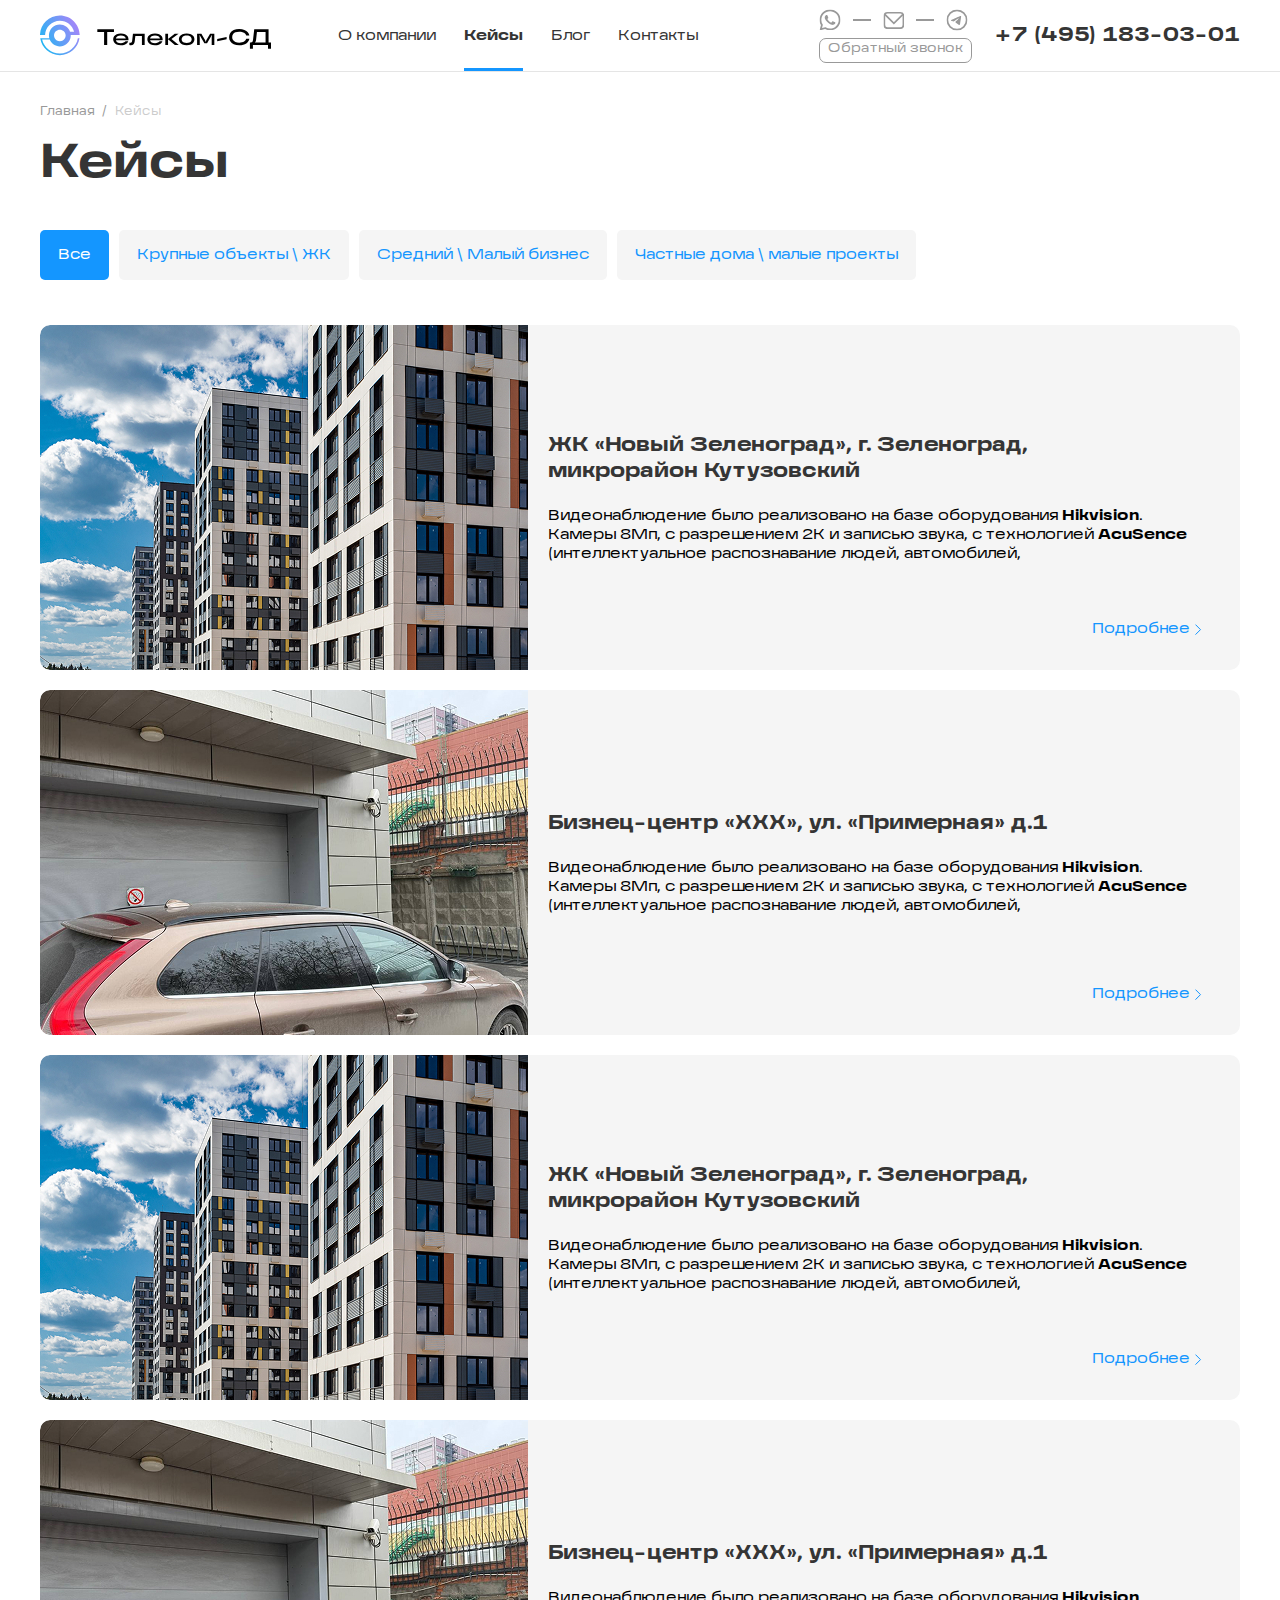
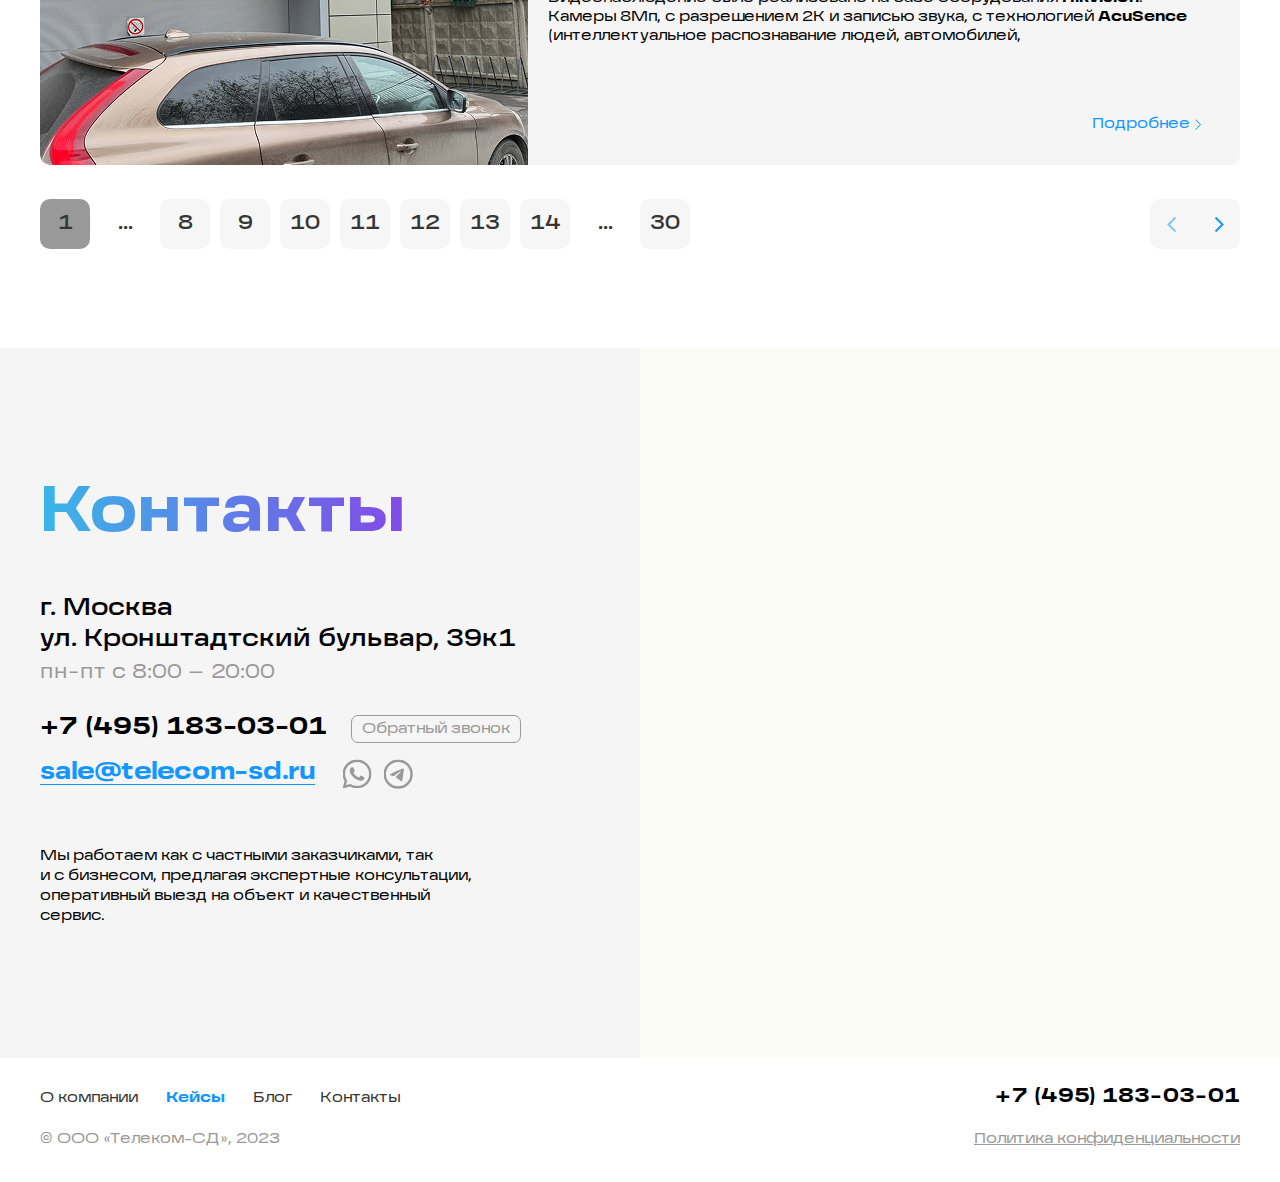
<file: index3.html>
<!DOCTYPE html>
<html lang="ru"> 
<head>
	<meta http-equiv="Content-Type" content="text/html; charset=utf-8"> 
	<title>Кейсы</title> 
	<meta name="description" content=""> 
	<meta name="keywords" content="">
	<link rel="icon" type="image/png" href="favicon.png">
	<meta name="viewport" content="width=device-width, initial-scale=1.0">
    <link rel="stylesheet" href="css/slick-theme.css">
    <link rel="stylesheet" href="css/jquery.fancybox.css">
    <link rel="stylesheet" href="template_styles.css?18987777895">
	<script src="js/jquery.min.js"></script>
    <script src="https://api-maps.yandex.ru/2.1/?lang=ru_RU&amp;apikey=f5b2c135-d598-4f73-a326-daaf0a564f30"></script>
    <script src="js/jquery.fancybox.min.js"></script>
	<script src="js/slick.min.js"></script>
	<script src="js/script.js?255858876987485"></script>
</head>
<body>
<div class="wr-site">
	<div class="main">
    	<div class="rsp"></div>
    	<div class="wr-header">
        	<header>
                <div class="menu-tt">
                    <a class="menu-but" href="#"><span></span></a>
                </div> 
            	<div class="logo"><a href="/"><img src="images/logo.svg" alt=""></a></div>
                <div class="menu-top">
                	<ul>
                        <li><a href="#">О компании</a></li>
                        <li><span><b>Кейсы</b></span></li>
                        <li><a href="#">Блог</a></li>
                        <li><a href="#">Контакты</a></li>
                    </ul>
                </div>
                <div class="header-right">
                	<div class="callback-h">
                    	<div class="soc-h">
                        	<ul>
                            	<li class="item1"><a target="_blank" href="#"></a></li>
                                <li class="item2"><a href="#"></a></li>
                                <li class="item3"><a target="_blank" href="#"></a></li>
                            </ul>
                        </div>
                        <div class="but-callback"><a href="#">Обратный звонок</a></div>
                    </div>
                    <div class="phone-h"><a href="tel:+74951830301">+7 (495) 183-03-01</a></div>
                </div>
            </header>
        </div>
        
        <div class="content">
            <div class="breadcrumbs">
            	<ul>
                    <li><a href="/">Главная</a></li>  
                    <li>Кейсы</li>
                </ul>
            </div>
            
            <h1>Кейсы</h1>
            
            <div class="tabs-keys">
            	<div class="nav-tabs-keys">
                	<ul>
                        <li><span>Все</span></li>
                        <li><a href="#">Крупные объекты \ ЖК</a></li>
                        <li><a href="#">Средний \ Малый бизнес</a></li>
                        <li><a href="#">Частные дома \ малые проекты</a></li>
                    </ul>
                </div>
                
            	<div class="cont-keys">
                	<div class="tab-keys">
                        <div class="list-keys">
                            <div class="item-keys">
                                <div class="img-list-keys">
                                	<a href="#">
                                        <picture>
                                            <source srcset="images_tmp/img-keys1.jpg 1x, images_tmp/img-keys1@2x.jpg 2x" type="image/jpeg">
                                            <img src="images_tmp/img-keys1.jpg" alt="">
                                        </picture>
                                    </a>
                                </div>
                                <div class="desc-list-keys">
                                    <div class="tit-list-keys"><a href="#">ЖК «Новый Зеленоград», г. Зеленоград,<br> микрорайон Кутузовский</a></div>
                                    <p>Видеонаблюдение было реализовано на базе оборудования <b>Hikvision</b>. Камеры 8Мп, с разрешением 2К и записью звука, с технологией <b>AcuSence</b> (интеллектуальное распознавание людей, автомобилей,</p>
                                    <div class="more-keys"><a href="#">Подробнее</a></div>
                                </div>
                            </div>
                            <div class="item-keys">
                                <div class="img-list-keys">
                                	<a href="#">
                                        <picture>
                                            <source srcset="images_tmp/img-keys2.jpg 1x, images_tmp/img-keys2@2x.jpg 2x" type="image/jpeg">
                                            <img src="images_tmp/img-keys2.jpg" alt="">
                                        </picture>
                                    </a>
                                </div>
                                <div class="desc-list-keys">
                                    <div class="tit-list-keys"><a href="#">Бизнец-центр «ХХХ», ул. «Примерная» д.1</a></div>
                                    <p>Видеонаблюдение было реализовано на базе оборудования <b>Hikvision</b>. Камеры 8Мп, с разрешением 2К и записью звука, с технологией <b>AcuSence</b> (интеллектуальное распознавание людей, автомобилей,</p>
                                    <div class="more-keys"><a href="#">Подробнее</a></div>
                                </div>
                            </div>
                            <div class="item-keys">
                                <div class="img-list-keys">
                                	<a href="#">
                                        <picture>
                                            <source srcset="images_tmp/img-keys1.jpg 1x, images_tmp/img-keys1@2x.jpg 2x" type="image/jpeg">
                                            <img src="images_tmp/img-keys1.jpg" alt="">
                                        </picture>
                                    </a>
                                </div>
                                <div class="desc-list-keys">
                                    <div class="tit-list-keys"><a href="#">ЖК «Новый Зеленоград», г. Зеленоград,<br> микрорайон Кутузовский</a></div>
                                    <p>Видеонаблюдение было реализовано на базе оборудования <b>Hikvision</b>. Камеры 8Мп, с разрешением 2К и записью звука, с технологией <b>AcuSence</b> (интеллектуальное распознавание людей, автомобилей,</p>
                                    <div class="more-keys"><a href="#">Подробнее</a></div>
                                </div>
                            </div>
                            <div class="item-keys">
                                <div class="img-list-keys">
                                	<a href="#">
                                        <picture>
                                            <source srcset="images_tmp/img-keys2.jpg 1x, images_tmp/img-keys2@2x.jpg 2x" type="image/jpeg">
                                            <img src="images_tmp/img-keys2.jpg" alt="">
                                        </picture>
                                    </a>
                                </div>
                                <div class="desc-list-keys">
                                    <div class="tit-list-keys"><a href="#">Бизнец-центр «ХХХ», ул. «Примерная» д.1</a></div>
                                    <p>Видеонаблюдение было реализовано на базе оборудования <b>Hikvision</b>. Камеры 8Мп, с разрешением 2К и записью звука, с технологией <b>AcuSence</b> (интеллектуальное распознавание людей, автомобилей,</p>
                                    <div class="more-keys"><a href="#">Подробнее</a></div>
                                </div>
                            </div>
                        </div>
                    </div>
                </div>
            </div>
            
            <div class="panel-navigation">
            	<div class="pages">
                	<ul>
                        <li><span>1</span></li>
                        <li class="ellipsis"><a href="#">...</a></li>
                        <li><a href="#">8</a></li>
                        <li><a href="#">9</a></li>
                        <li><a href="#">10</a></li>
                        <li><a href="#">11</a></li>
                        <li><a href="#">12</a></li>
                        <li><a href="#">13</a></li>
                        <li><a href="#">14</a></li>
                        <li class="ellipsis"><a href="#">...</a></li>
                        <li><a href="#">30</a></li>
                    </ul>
                </div>
                
                <div class="arrow-nav">
                	<div class="prev-page disabled"><a href="#"></a></div>
                    <div class="next-page"><a href="#"></a></div>
                </div>
            </div>
        </div>
        
        <div class="block-contacts">
        	<div class="contacts-left">
            	<div class="in-contacts-left">
                    <div class="title"><i>Контакты</i></div>
                    <div class="adress-c">г. Москва<br> ул. Кронштадтский бульвар, 39к1</div>
                    <div class="work-c">пн-пт с 8:00 – 20:00</div>
                    
                    <div class="line-c">
                        <div class="phone-c"><a href="tel:+74951830301">+7 (495) 183-03-01</a></div>
                        <div class="but-callback-c"><a href="#">Обратный звонок</a></div>
                    </div>
                    <div class="line-c">
                        <div class="mail-c"><a href="mailto:sale@telecom-sd.ru">sale@telecom-sd.ru</a></div>
                        <div class="soc-c">
                            <ul>
                                <li class="item1"><a href="#"></a></li>
                                <li class="item2"><a href="#"></a></li>
                            </ul>
                        </div>
                    </div>
                    <div class="text-c">Мы&nbsp;работаем как с&nbsp;частными заказчиками, так и&nbsp;с&nbsp;бизнесом, предлагая экспертные консультации, оперативный выезд на&nbsp;объект и&nbsp;качественный сервис.</div>
                </div>
            </div>
            
            <div class="contacts-right">
            	<div id="map" class="map-c"></div>
            </div>
        </div>
	</div><!--main-->
	
<!--*******************footer************************-->
	<footer>
		<div class="cont-f">
			<div class="footer-top">
            	<div class="menu-f">
                	<ul>
                        <li><a href="#">О компании</a></li>
                        <li><span><b>Кейсы</b></span></li>
                        <li><a href="#">Блог</a></li>
                        <li><a href="#">Контакты</a></li>
                    </ul>
                </div>
                
                <div class="phone-f"><a href="tel:+74951830301">+7 (495) 183-03-01</a></div>
            </div>
            
            <div class="footer-bot">
            	<div class="copy">&copy;&nbsp;ООО &laquo;Телеком-СД&raquo;, 2023</div>
                <div class="policy">
                	<ul>
						<li><a href="#">Политика конфиденциальности</a></li>
                    </ul>
                </div>
            </div>
		</div>
	</footer>
</div>
</body>
</html>
</file>
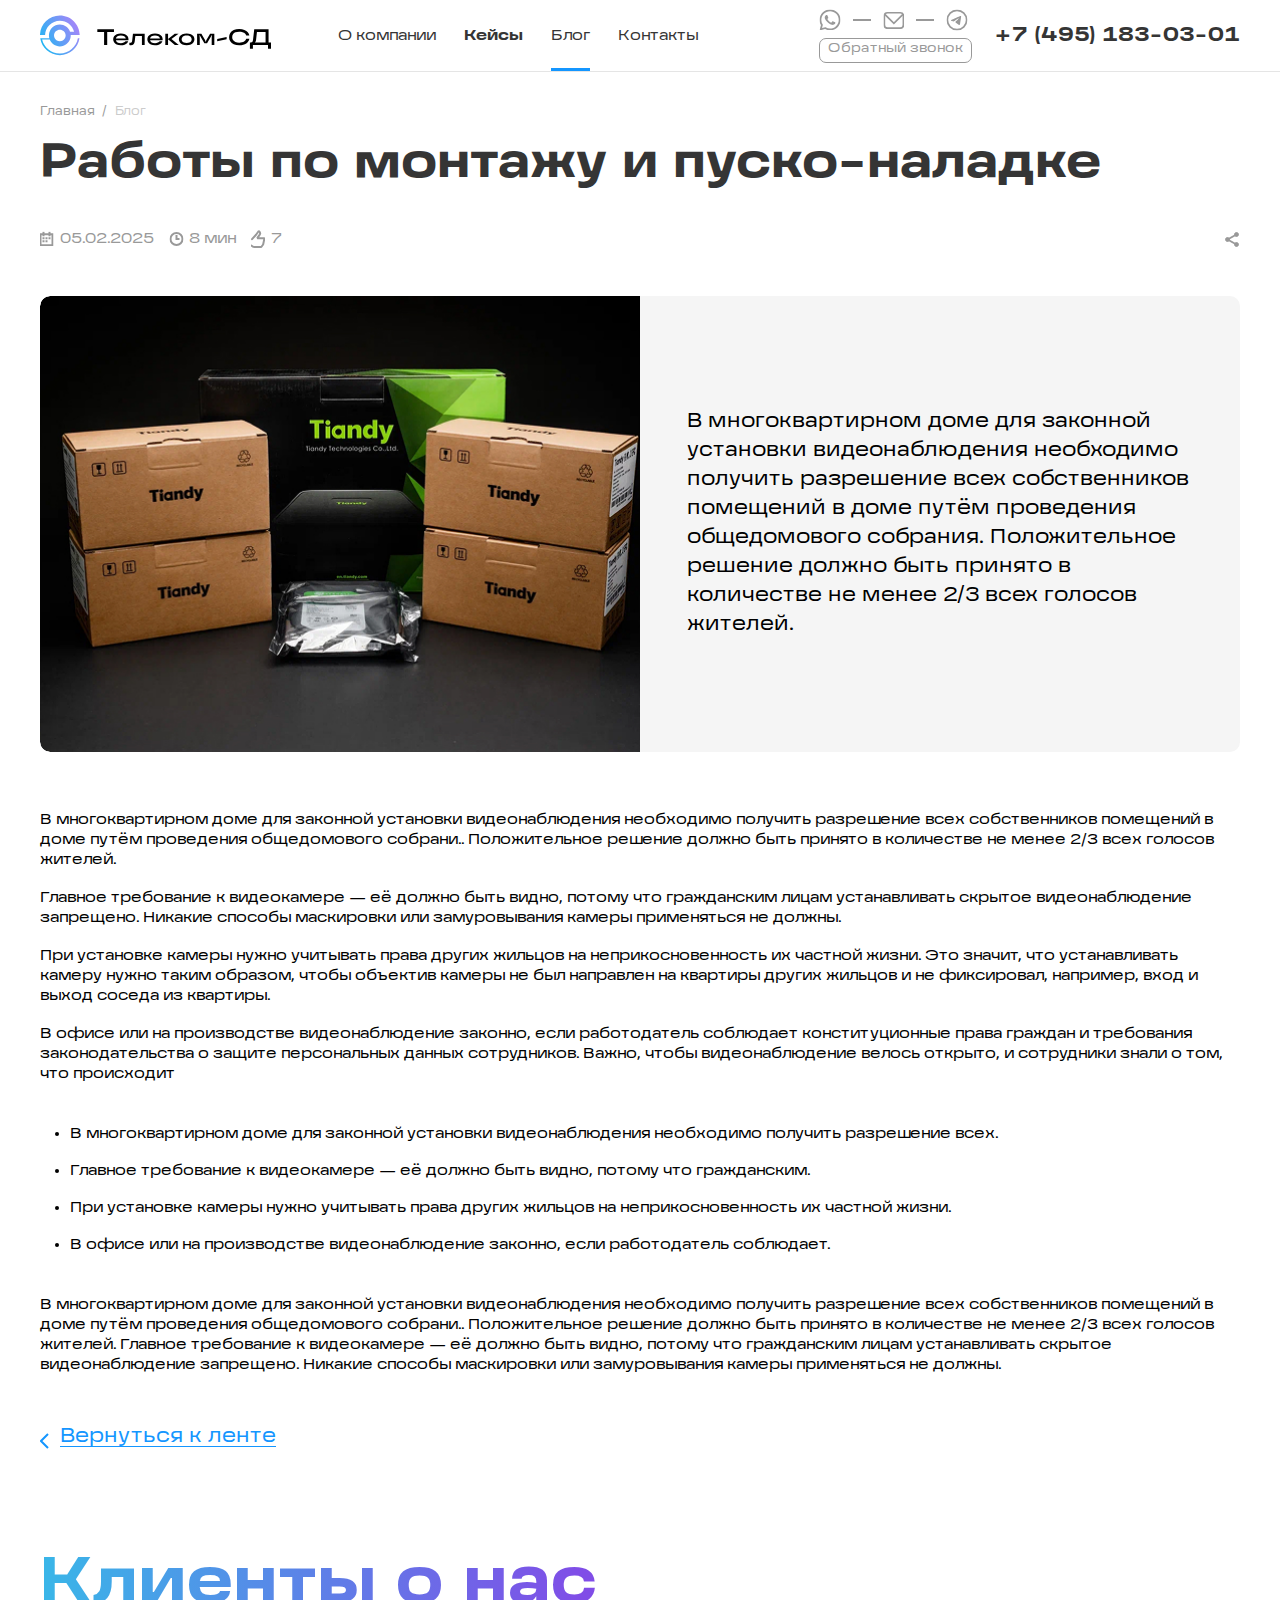
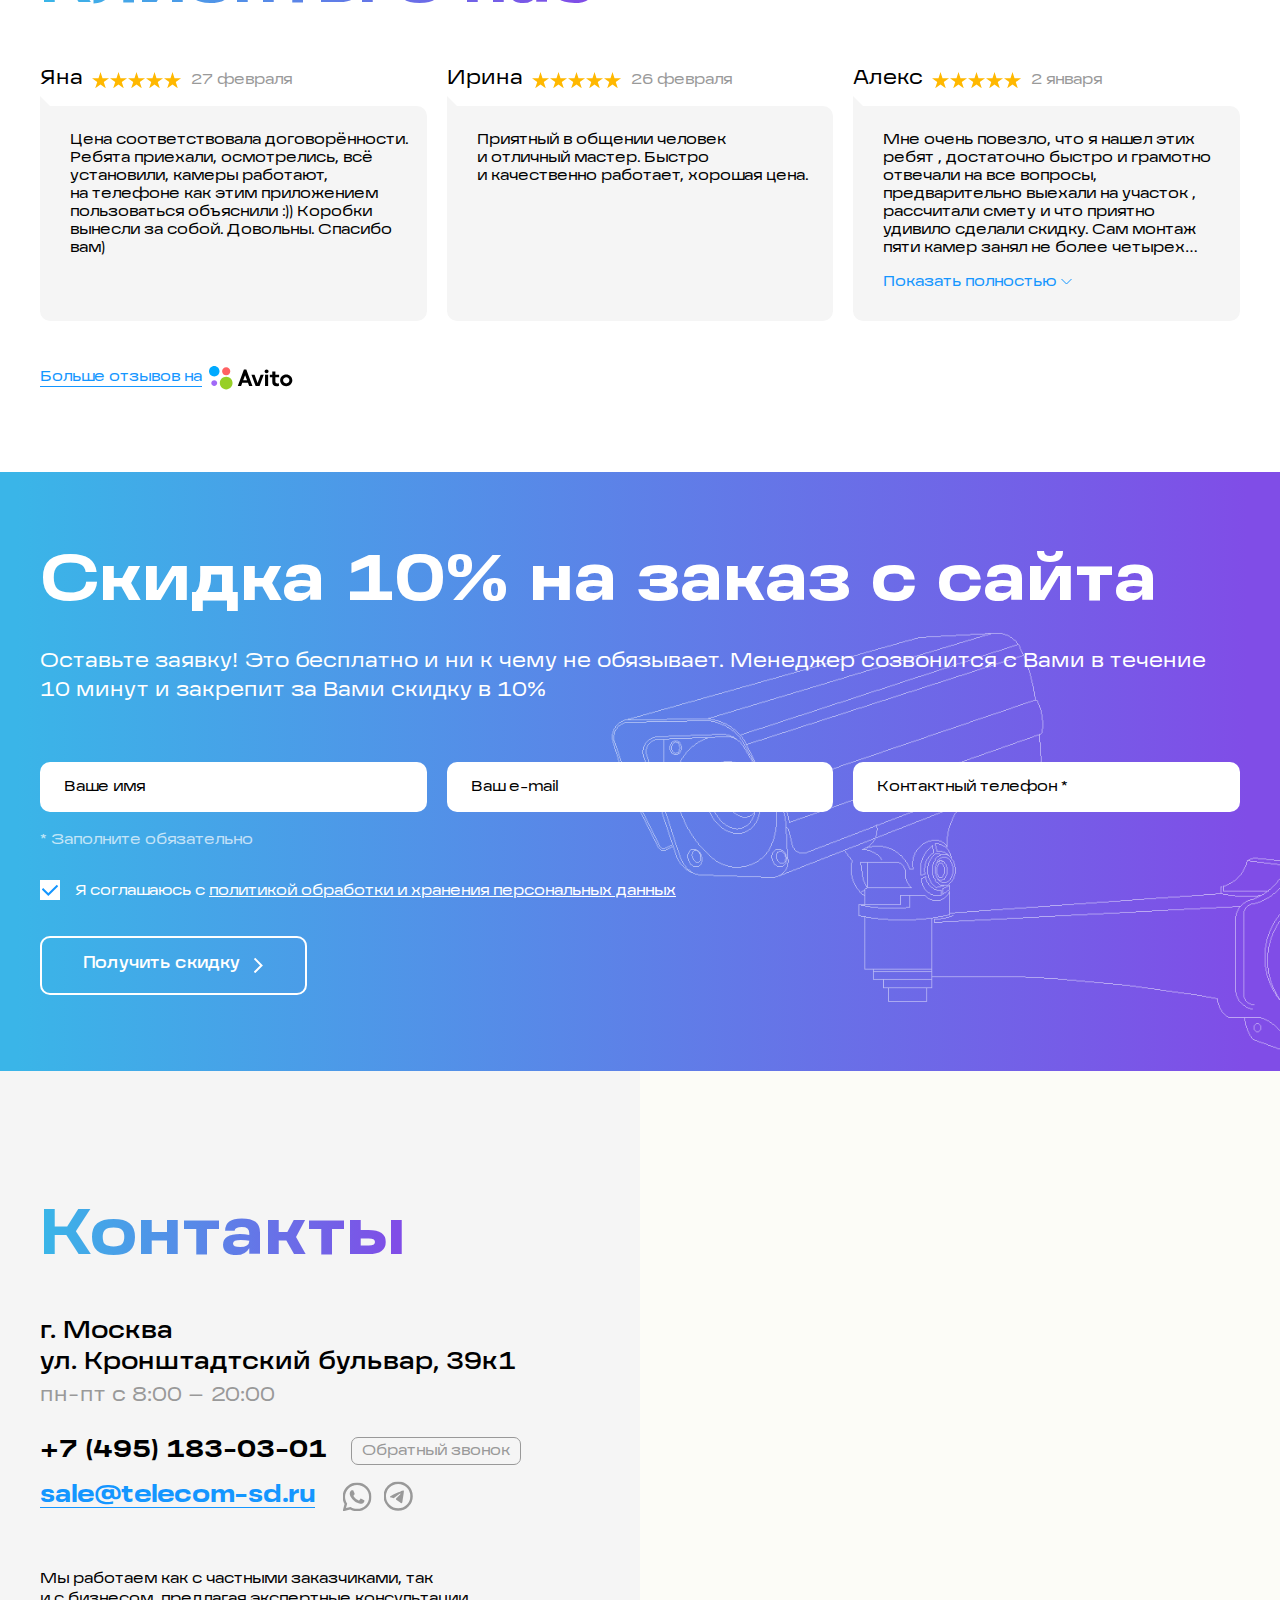
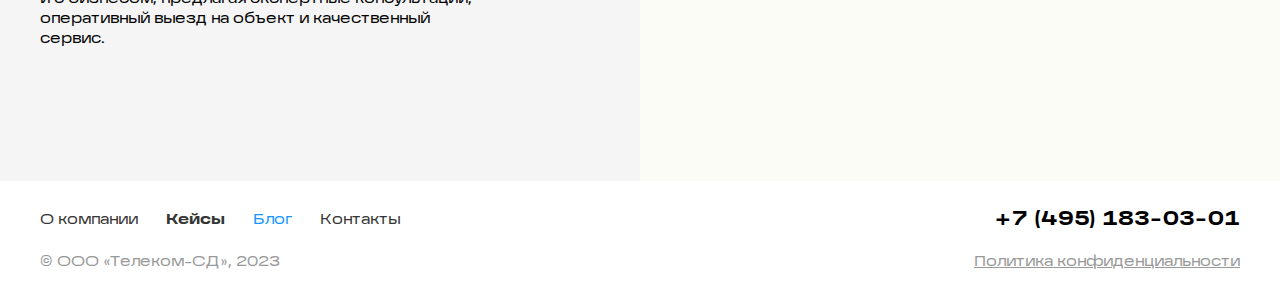
<file: index4.html>
<!DOCTYPE html>
<html lang="ru"> 
<head>
	<meta http-equiv="Content-Type" content="text/html; charset=utf-8"> 
	<title>Работы по монтажу и пуско-наладке</title> 
	<meta name="description" content=""> 
	<meta name="keywords" content="">
	<link rel="icon" type="image/png" href="favicon.png">
	<meta name="viewport" content="width=device-width, initial-scale=1.0">
    <link rel="stylesheet" href="css/slick-theme.css">
    <link rel="stylesheet" href="css/jquery.fancybox.css">
    <link rel="stylesheet" href="template_styles.css?18987777895">
	<script src="js/jquery.min.js"></script>
    <script src="https://api-maps.yandex.ru/2.1/?lang=ru_RU&amp;apikey=f5b2c135-d598-4f73-a326-daaf0a564f30"></script>
    <script src="js/jquery.fancybox.min.js"></script>
	<script src="js/slick.min.js"></script>
	<script src="js/script.js?255858876987485"></script>
</head>
<body>
<div class="wr-site">
	<div class="main">
    	<div class="rsp"></div>
    	<div class="wr-header">
        	<header>
                <div class="menu-tt">
                    <a class="menu-but" href="#"><span></span></a>
                </div> 
            	<div class="logo"><a href="/"><img src="images/logo.svg" alt=""></a></div>
                <div class="menu-top">
                	<ul>
                        <li><a href="#">О компании</a></li>
                        <li><a href="#"><b>Кейсы</b></a></li>
                        <li><span>Блог</span></li>
                        <li><a href="#">Контакты</a></li>
                    </ul>
                </div>
                <div class="header-right">
                	<div class="callback-h">
                    	<div class="soc-h">
                        	<ul>
                            	<li class="item1"><a target="_blank" href="#"></a></li>
                                <li class="item2"><a href="#"></a></li>
                                <li class="item3"><a target="_blank" href="#"></a></li>
                            </ul>
                        </div>
                        <div class="but-callback"><a href="#">Обратный звонок</a></div>
                    </div>
                    <div class="phone-h"><a href="tel:+74951830301">+7 (495) 183-03-01</a></div>
                </div>
            </header>
        </div>
        
        <div class="content">
            <div class="breadcrumbs">
            	<ul>
                    <li><a href="/">Главная</a></li>  
                    <li>Блог</li>
                </ul>
            </div>
            
            <h1>Работы по монтажу и пуско-наладке</h1>
            
            <div class="panel-full-blog">
                <div class="func-blog">
                    <div class="date-blog">05.02.2025</div>
                    <div class="time-bog">8 мин</div>
                    <div class="like-blog">7</div>
                </div>
                
                <div class="share-blog">
                	<div class="link-share"><a href="#"></a></div>
                </div>
            </div>
            
            <div class="top-full-blog">
            	<div class="img-full-blog">
                    <picture>
                        <source srcset="images_tmp/img-top-blog.jpg 1x, images_tmp/img-top-blog@2x.jpg 2x" type="image/jpeg">
                        <img src="images_tmp/img-top-blog.jpg" alt="">
                    </picture>
                </div>
                <div class="desc-full-blog">
                	<p>В многоквартирном доме для законной установки видеонаблюдения необходимо получить разрешение всех собственников помещений в доме путём проведения общедомового собрания. Положительное решение должно быть принято в количестве не менее 2/3 всех голосов жителей.</p>
                </div>
            </div>
            
            <p>В многоквартирном доме для законной установки видеонаблюдения необходимо получить разрешение всех собственников помещений в доме путём проведения общедомового собрани.. Положительное решение должно быть принято в количестве не менее 2/3 всех голосов жителей.</p>
            <p>Главное требование к видеокамере — её должно быть видно, потому что гражданским лицам устанавливать скрытое видеонаблюдение запрещено. Никакие способы маскировки или замуровывания камеры применяться не должны.</p>
            <p>При установке камеры нужно учитывать права других жильцов на неприкосновенность их частной жизни. Это значит, что устанавливать камеру нужно таким образом, чтобы объектив камеры не был направлен на квартиры других жильцов и не фиксировал, например, вход и выход соседа из квартиры.</p>
            <p>В офисе или на производстве видеонаблюдение законно, если работодатель соблюдает конституционные права граждан и требования законодательства о защите персональных данных сотрудников. Важно, чтобы видеонаблюдение велось открыто, и сотрудники знали о том, что происходит</p>
            
            <ul>
                <li>В многоквартирном доме для законной установки видеонаблюдения необходимо получить разрешение всех.</li>
                <li>Главное требование к видеокамере — её должно быть видно, потому что гражданским.</li>
                <li>При установке камеры нужно учитывать права других жильцов на неприкосновенность их частной жизни.</li>
                <li>В офисе или на производстве видеонаблюдение законно, если работодатель соблюдает.</li>
            </ul>
            
            <p>В многоквартирном доме для законной установки видеонаблюдения необходимо получить разрешение всех собственников помещений в доме путём проведения общедомового собрани.. Положительное решение должно быть принято в количестве не менее 2/3 всех голосов жителей. Главное требование к видеокамере — её должно быть видно, потому что гражданским лицам устанавливать скрытое видеонаблюдение запрещено. Никакие способы маскировки или замуровывания камеры применяться не должны.</p>
            
            <div class="link-back"><a href="#">Вернуться к ленте</a></div>
        </div>
        
        <div class="b-clients">
        	<div class="title"><i>Клиенты о&nbsp;нас</i></div>
            
            <div class="list-clients">
            	<div class="item-clients">
                	<div class="info-cl">
                    	<div class="name-client">Яна</div>
                        <ul class="rating">
                        	<li class="active"></li>
                            <li class="active"></li>
                            <li class="active"></li>
                            <li class="active"></li>
                            <li class="active"></li>
                        </ul>
                        <div class="date-clients">27 февраля</div>
                    </div>
                	<div class="in-clients">
                    	<p>Цена соответствовала договорённости. Ребята приехали, осмотрелись, всё установили, камеры работают, на&nbsp;телефоне как этим приложением пользоваться объяснили :)) Коробки вынесли за&nbsp;собой. Довольны. Спасибо вам)</p>
                    </div>
                </div>
                
            	<div class="item-clients">
                	<div class="info-cl">
                    	<div class="name-client">Ирина</div>
                        <ul class="rating">
                        	<li class="active"></li>
                            <li class="active"></li>
                            <li class="active"></li>
                            <li class="active"></li>
                            <li class="active"></li>
                        </ul>
                        <div class="date-clients">26 февраля</div>
                    </div>
                	<div class="in-clients">
                    	<p>Приятный в&nbsp;общении человек и&nbsp;отличный мастер. Быстро и&nbsp;качественно работает, хорошая цена.</p>
                    </div>
                </div>
                
            	<div class="item-clients">
                	<div class="info-cl">
                    	<div class="name-client">Алекс</div>
                        <ul class="rating">
                        	<li class="active"></li>
                            <li class="active"></li>
                            <li class="active"></li>
                            <li class="active"></li>
                            <li class="active"></li>
                        </ul>
                        <div class="date-clients">2 января</div>
                    </div>
                	<div class="in-clients">
                    	<p>Мне очень повезло, что я&nbsp;нашел этих ребят , достаточно быстро и&nbsp;грамотно отвечали на&nbsp;все вопросы, предварительно выехали на&nbsp;участок , рассчитали смету и&nbsp;что приятно удивило сделали скидку. Сам монтаж пяти камер занял не&nbsp;более четырех часов , ребята на&nbsp;монтаже были очень аккуратны, после работ все убрали , все настроили, что даже не&nbsp;осталось и&nbsp;вопросов. Спасибо им&nbsp;всем большое, кто принимал участие и&nbsp;воплотил все мои требования! Рекомендую</p>
                    	<div class="down-link"><a href="#"><span>Показать полностью</span><span>Скрыть</span></a></div>
                    </div>
                </div>
            </div>
            
            <div class="link-avito">
            	<a href="#"><i>Больше отзывов на</i> <img src="images/ico-avito.svg" alt=""></a>
            </div>
        </div>
        
        <div class="wr-form-callback">
            <div class="form-callback">
                <div class="title">Скидка&nbsp;10% на&nbsp;заказ с&nbsp;сайта</div>
                <div class="text-form-callback">Оставьте заявку! Это бесплатно и&nbsp;ни&nbsp;к&nbsp;чему не&nbsp;обязывает. Менеджер созвонится с&nbsp;Вами в&nbsp;течение 10&nbsp;минут и&nbsp;закрепит за&nbsp;Вами скидку в&nbsp;10%</div>
                <form>
                    <div class="fields-callback">
                        <div class="field-c"><input type="text" placeholder="Ваше имя"></div>
                        <div class="field-c"><input type="text" placeholder="Ваш e-mail"></div>
                        <div class="field-c"><input type="text" placeholder="Контактный телефон *"></div>
                    </div>
                    <div class="attent-form">* Заполните обязательно</div>
                    <div class="check-c">
                        <input id="check" checked type="checkbox">
                        <label for="check">Я&nbsp;соглашаюсь с&nbsp;<a target="_blank" href="#">политикой обработки и&nbsp;хранения персональных данных</a></label>
                    </div>
                    <div class="button"><button type="submit"><i>Получить скидку</i></button></div>
                </form>
            </div>
        </div>
        
        <div class="block-contacts">
        	<div class="contacts-left">
            	<div class="in-contacts-left">
                    <div class="title"><i>Контакты</i></div>
                    <div class="adress-c">г. Москва<br> ул. Кронштадтский бульвар, 39к1</div>
                    <div class="work-c">пн-пт с 8:00 – 20:00</div>
                    
                    <div class="line-c">
                        <div class="phone-c"><a href="tel:+74951830301">+7 (495) 183-03-01</a></div>
                        <div class="but-callback-c"><a href="#">Обратный звонок</a></div>
                    </div>
                    <div class="line-c">
                        <div class="mail-c"><a href="mailto:sale@telecom-sd.ru">sale@telecom-sd.ru</a></div>
                        <div class="soc-c">
                            <ul>
                                <li class="item1"><a href="#"></a></li>
                                <li class="item2"><a href="#"></a></li>
                            </ul>
                        </div>
                    </div>
                    <div class="text-c">Мы&nbsp;работаем как с&nbsp;частными заказчиками, так и&nbsp;с&nbsp;бизнесом, предлагая экспертные консультации, оперативный выезд на&nbsp;объект и&nbsp;качественный сервис.</div>
                </div>
            </div>
            
            <div class="contacts-right">
            	<div id="map" class="map-c"></div>
            </div>
        </div>
	</div><!--main-->
	
<!--*******************footer************************-->
	<footer>
		<div class="cont-f">
			<div class="footer-top">
            	<div class="menu-f">
                	<ul>
                        <li><a href="#">О компании</a></li>
                        <li><a href="#"><b>Кейсы</b></a></li>
                        <li><span>Блог</span></li>
                        <li><a href="#">Контакты</a></li>
                    </ul>
                </div>
                
                <div class="phone-f"><a href="tel:+74951830301">+7 (495) 183-03-01</a></div>
            </div>
            
            <div class="footer-bot">
            	<div class="copy">&copy;&nbsp;ООО &laquo;Телеком-СД&raquo;, 2023</div>
                <div class="policy">
                	<ul>
						<li><a href="#">Политика конфиденциальности</a></li>
                    </ul>
                </div>
            </div>
		</div>
	</footer>
</div>
</body>
</html>
</file>
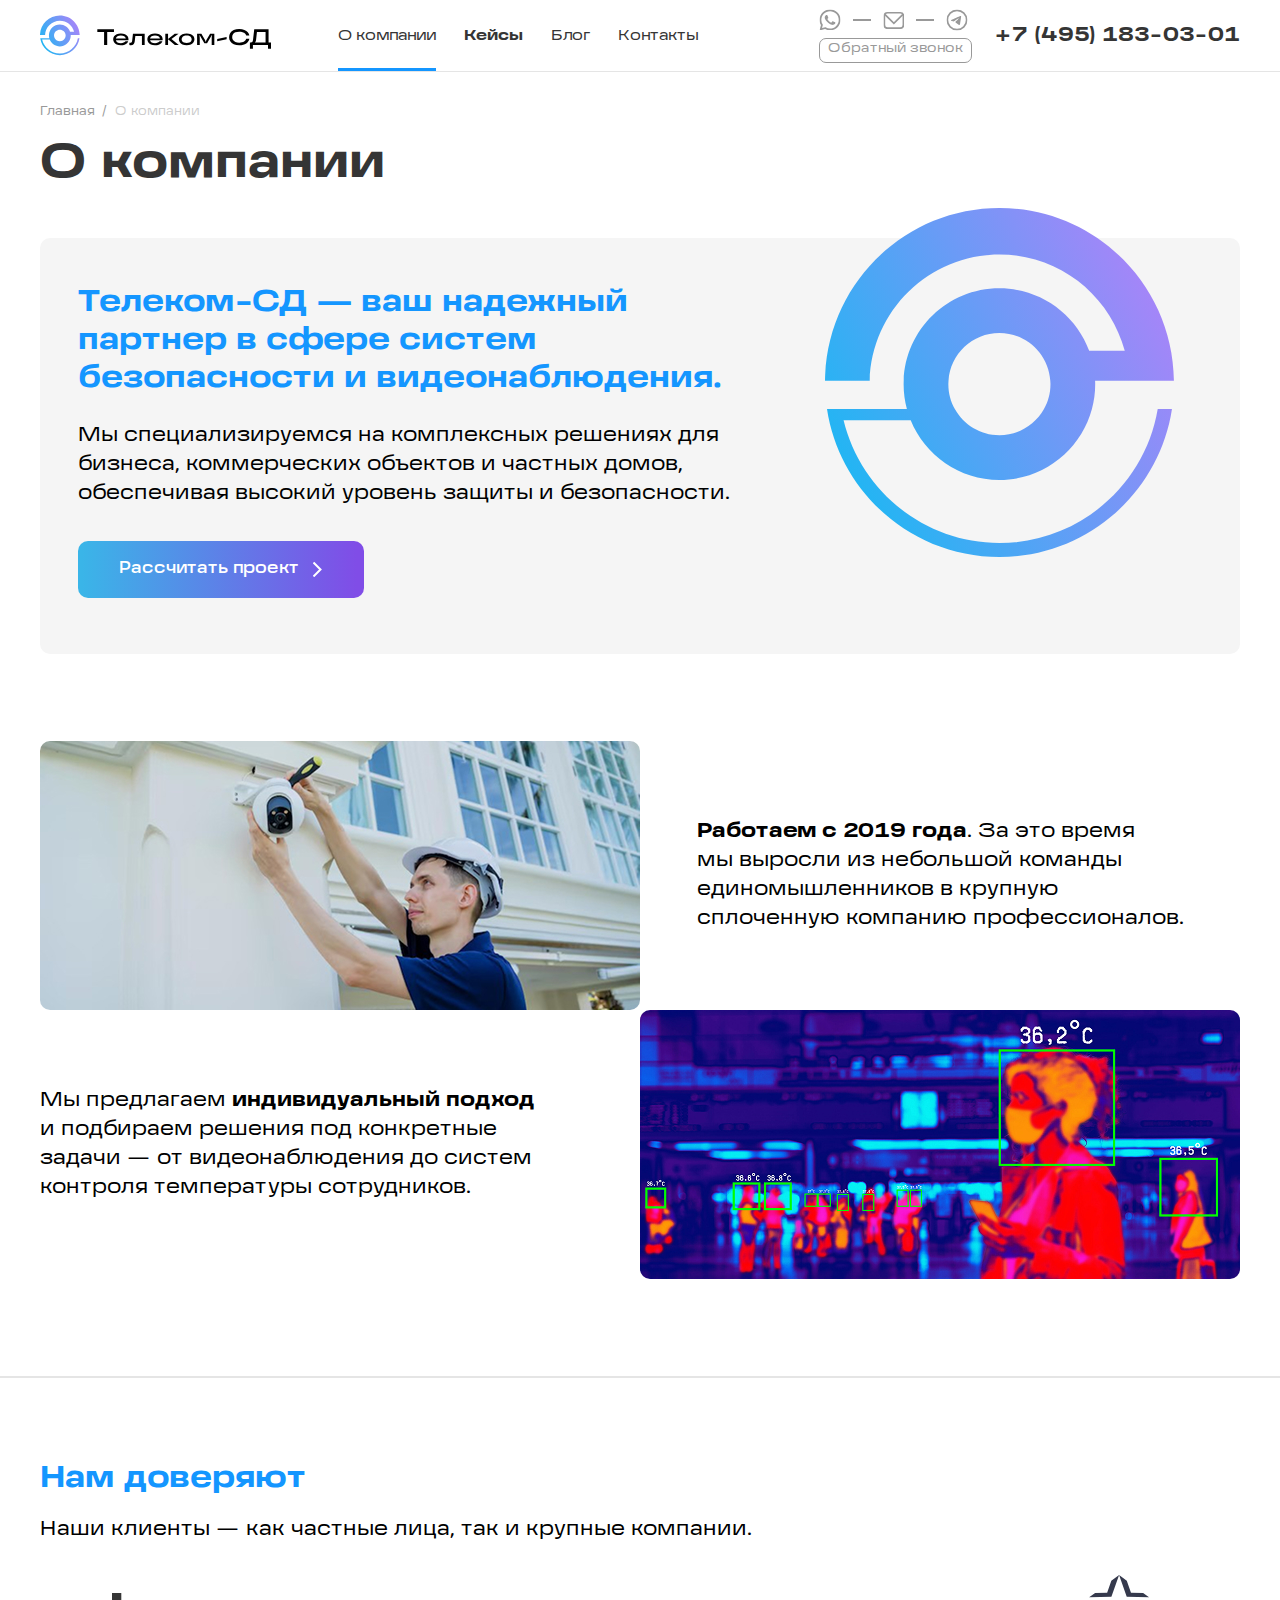
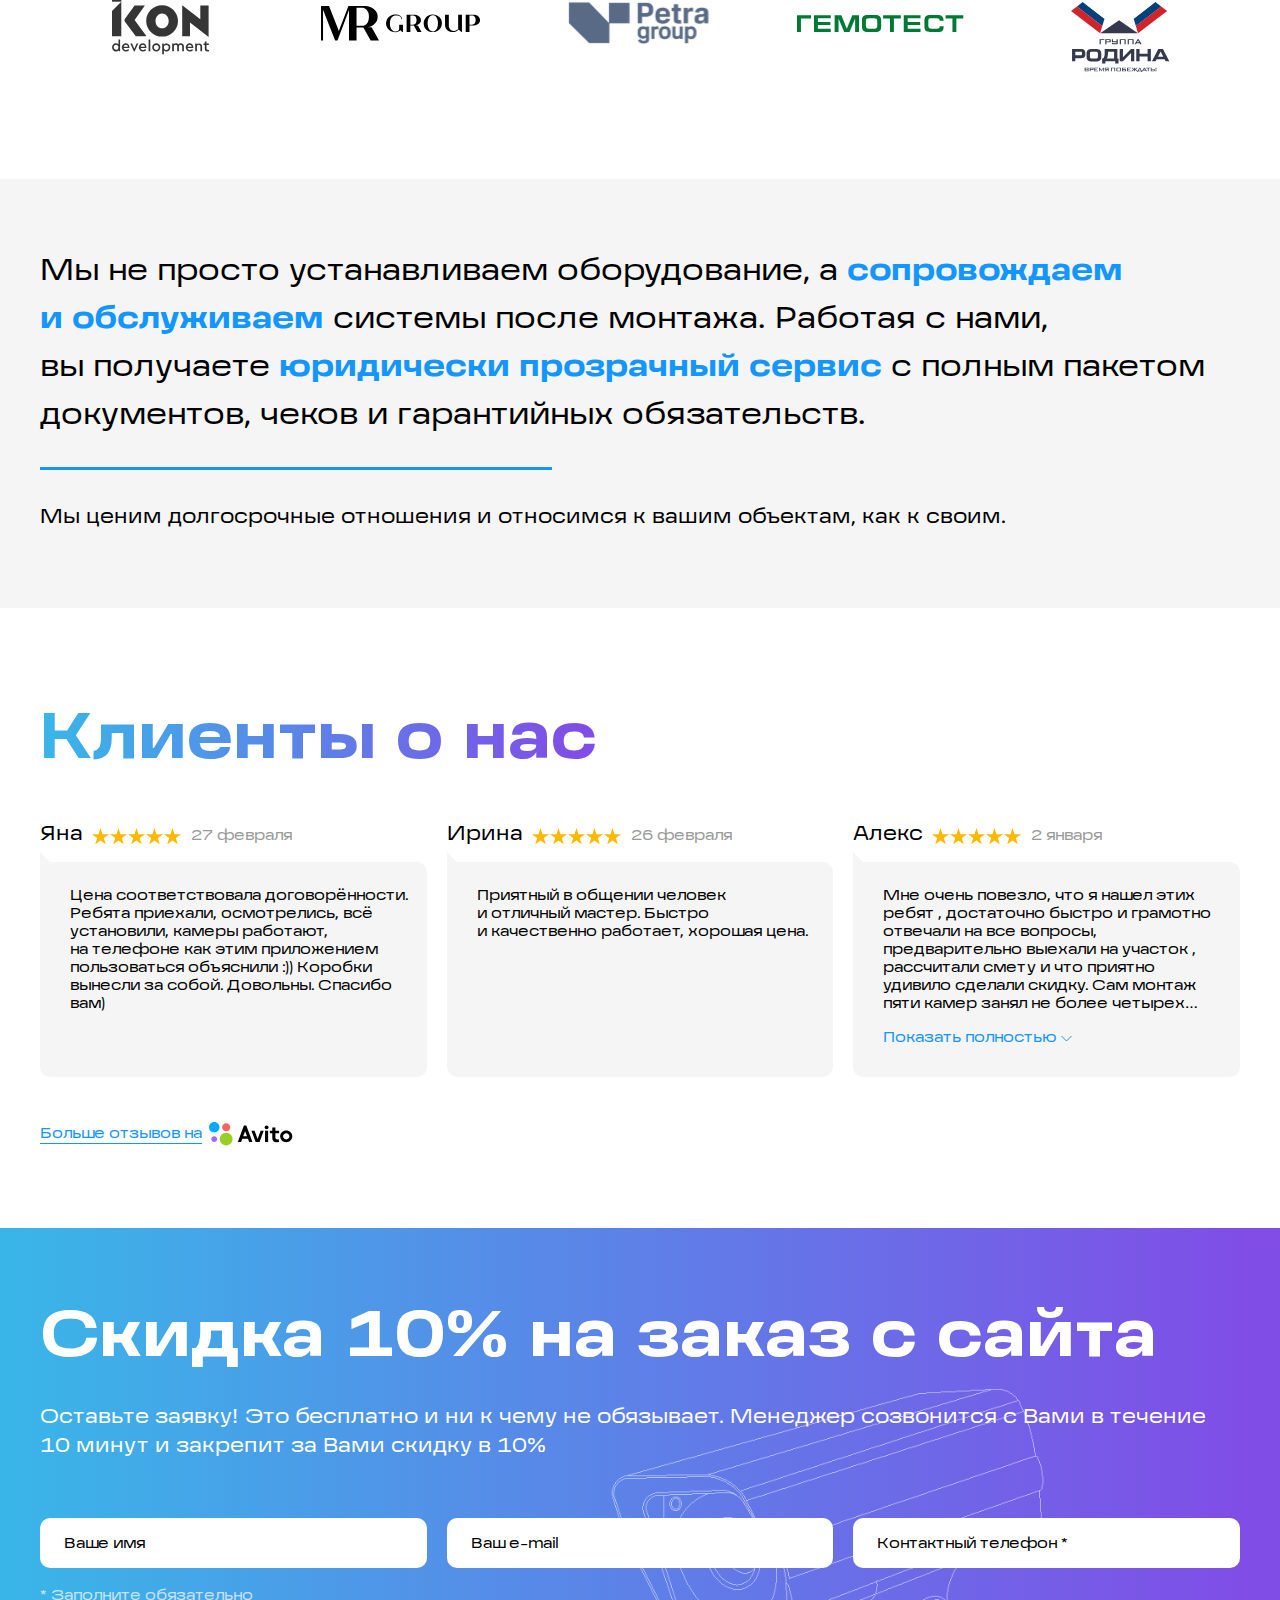
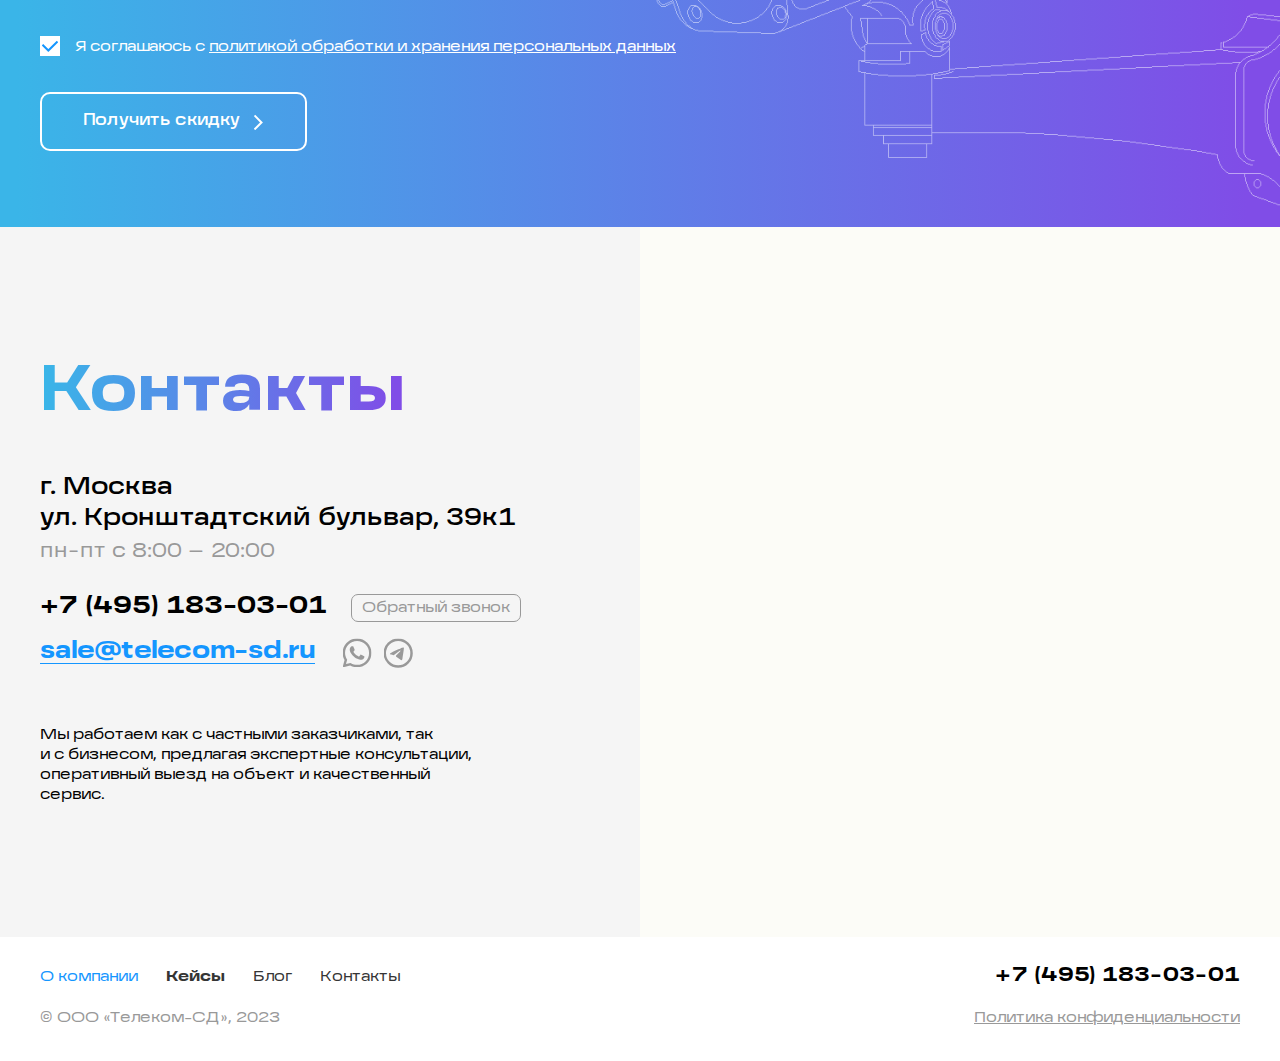
<file: index5.html>
<!DOCTYPE html>
<html lang="ru"> 
<head>
	<meta http-equiv="Content-Type" content="text/html; charset=utf-8"> 
	<title>О компании</title> 
	<meta name="description" content=""> 
	<meta name="keywords" content="">
	<link rel="icon" type="image/png" href="favicon.png">
	<meta name="viewport" content="width=device-width, initial-scale=1.0">
    <link rel="stylesheet" href="css/slick-theme.css">
    <link rel="stylesheet" href="css/jquery.fancybox.css">
    <link rel="stylesheet" href="template_styles.css?18987777895">
	<script src="js/jquery.min.js"></script>
    <script src="https://api-maps.yandex.ru/2.1/?lang=ru_RU&amp;apikey=f5b2c135-d598-4f73-a326-daaf0a564f30"></script>
    <script src="js/jquery.fancybox.min.js"></script>
	<script src="js/slick.min.js"></script>
	<script src="js/script.js?255858876987485"></script>
</head>
<body>
<div class="wr-site">
	<div class="main">
    	<div class="rsp"></div>
    	<div class="wr-header">
        	<header>
                <div class="menu-tt">
                    <a class="menu-but" href="#"><span></span></a>
                </div> 
            	<div class="logo"><a href="/"><img src="images/logo.svg" alt=""></a></div>
                <div class="menu-top">
                	<ul>
                        <li><span>О компании</span></li>
                        <li><a href="#"><b>Кейсы</b></a></li>
                        <li><a href="#">Блог</a></li>
                        <li><a href="#">Контакты</a></li>
                    </ul>
                </div>
                <div class="header-right">
                	<div class="callback-h">
                    	<div class="soc-h">
                        	<ul>
                            	<li class="item1"><a target="_blank" href="#"></a></li>
                                <li class="item2"><a href="#"></a></li>
                                <li class="item3"><a target="_blank" href="#"></a></li>
                            </ul>
                        </div>
                        <div class="but-callback"><a href="#">Обратный звонок</a></div>
                    </div>
                    <div class="phone-h"><a href="tel:+74951830301">+7 (495) 183-03-01</a></div>
                </div>
            </header>
        </div>
        
        <div class="content">
            <div class="breadcrumbs">
            	<ul>
                    <li><a href="/">Главная</a></li>  
                    <li>О компании</li>
                </ul>
            </div>
            
            <h1>О компании</h1>
            
            <div class="about-top">
            	<div class="desc-about-top">
                    <div class="tit-about-top">Телеком-СД&nbsp;&mdash; ваш надежный партнер в&nbsp;сфере систем безопасности и&nbsp;видеонаблюдения.</div>
                    <p>Мы&nbsp;специализируемся на&nbsp;комплексных решениях для бизнеса, коммерческих объектов и&nbsp;частных домов, обеспечивая высокий уровень защиты и&nbsp;безопасности.</p>
                    <div class="button"><a href="#"><i>Рассчитать проект</i></a></div>
                </div>
                <div class="decor-about-top"><img src="images/decor-about.svg" alt=""></div>
            </div>
            
            <div class="list-about">
            	<div class="line-about">
                	<div class="img-line-about">
                        <picture>
                            <source srcset="images_tmp/about1.jpg 1x, images_tmp/about1@2x.jpg 2x" type="image/jpeg">
                            <img src="images_tmp/about1.jpg" alt="">
                        </picture>
                    </div>
                    <div class="desc-line-about">
                    	<p><b>Работаем с&nbsp;2019&nbsp;года</b>. За&nbsp;это время мы&nbsp;выросли из&nbsp;небольшой команды единомышленников в&nbsp;крупную сплоченную компанию профессионалов.</p>
                    </div>
                </div>
            	<div class="line-about">
                	<div class="img-line-about">
                        <picture>
                            <source srcset="images_tmp/about2.jpg 1x, images_tmp/about2@2x.jpg 2x" type="image/jpeg">
                            <img src="images_tmp/about2.jpg" alt="">
                        </picture>
                    </div>
                    <div class="desc-line-about">
                    	<p>Мы&nbsp;предлагаем <b>индивидуальный подход</b> и&nbsp;подбираем решения под конкретные задачи&nbsp;&mdash; от&nbsp;видеонаблюдения до&nbsp;систем контроля температуры сотрудников.</p>
                    </div>
                </div>
            </div>
            
            <div class="clients-about">
            	<div class="tit-clients-about">Нам доверяют</div>
                <div class="text-parts">Наши клиенты&nbsp;&mdash; как частные лица, так и&nbsp;крупные компании.</div>
                <div class="list-parts">
                    <div class="item-parts"><p><img src="images_tmp/logo-solut1.svg" alt=""></p></div>
                    <div class="item-parts"><p><img src="images_tmp/logo-solut2.svg" alt=""></p></div>
                    <div class="item-parts"><p><img src="images_tmp/logo-solut3.svg" alt=""></p></div>
                    <div class="item-parts"><p><img src="images_tmp/logo-solut4.svg" alt=""></p></div>
                    <div class="item-parts"><p><img src="images_tmp/logo-solut5.svg" alt=""></p></div>
                </div>
            </div>
            
            <div class="bottom-about">
                <div class="text-bottom-about">Мы&nbsp;не&nbsp;просто устанавливаем оборудование, а&nbsp;<b>сопровождаем и&nbsp;обслуживаем</b> системы после монтажа. Работая с&nbsp;нами, вы&nbsp;получаете <b>юридически прозрачный сервис</b> с&nbsp;полным пакетом документов, чеков и&nbsp;гарантийных обязательств.</div>
                <div class="signat-about">Мы&nbsp;ценим долгосрочные отношения и&nbsp;относимся к&nbsp;вашим объектам, как к&nbsp;своим.</div>
            </div>
        </div>
        
        <div class="b-clients">
        	<div class="title"><i>Клиенты о&nbsp;нас</i></div>
            
            <div class="list-clients">
            	<div class="item-clients">
                	<div class="info-cl">
                    	<div class="name-client">Яна</div>
                        <ul class="rating">
                        	<li class="active"></li>
                            <li class="active"></li>
                            <li class="active"></li>
                            <li class="active"></li>
                            <li class="active"></li>
                        </ul>
                        <div class="date-clients">27 февраля</div>
                    </div>
                	<div class="in-clients">
                    	<p>Цена соответствовала договорённости. Ребята приехали, осмотрелись, всё установили, камеры работают, на&nbsp;телефоне как этим приложением пользоваться объяснили :)) Коробки вынесли за&nbsp;собой. Довольны. Спасибо вам)</p>
                    </div>
                </div>
                
            	<div class="item-clients">
                	<div class="info-cl">
                    	<div class="name-client">Ирина</div>
                        <ul class="rating">
                        	<li class="active"></li>
                            <li class="active"></li>
                            <li class="active"></li>
                            <li class="active"></li>
                            <li class="active"></li>
                        </ul>
                        <div class="date-clients">26 февраля</div>
                    </div>
                	<div class="in-clients">
                    	<p>Приятный в&nbsp;общении человек и&nbsp;отличный мастер. Быстро и&nbsp;качественно работает, хорошая цена.</p>
                    </div>
                </div>
                
            	<div class="item-clients">
                	<div class="info-cl">
                    	<div class="name-client">Алекс</div>
                        <ul class="rating">
                        	<li class="active"></li>
                            <li class="active"></li>
                            <li class="active"></li>
                            <li class="active"></li>
                            <li class="active"></li>
                        </ul>
                        <div class="date-clients">2 января</div>
                    </div>
                	<div class="in-clients">
                    	<p>Мне очень повезло, что я&nbsp;нашел этих ребят , достаточно быстро и&nbsp;грамотно отвечали на&nbsp;все вопросы, предварительно выехали на&nbsp;участок , рассчитали смету и&nbsp;что приятно удивило сделали скидку. Сам монтаж пяти камер занял не&nbsp;более четырех часов , ребята на&nbsp;монтаже были очень аккуратны, после работ все убрали , все настроили, что даже не&nbsp;осталось и&nbsp;вопросов. Спасибо им&nbsp;всем большое, кто принимал участие и&nbsp;воплотил все мои требования! Рекомендую</p>
                    	<div class="down-link"><a href="#"><span>Показать полностью</span><span>Скрыть</span></a></div>
                    </div>
                </div>
            </div>
            
            <div class="link-avito">
            	<a href="#"><i>Больше отзывов на</i> <img src="images/ico-avito.svg" alt=""></a>
            </div>
        </div>
        
        <div class="wr-form-callback">
            <div class="form-callback">
                <div class="title">Скидка&nbsp;10% на&nbsp;заказ с&nbsp;сайта</div>
                <div class="text-form-callback">Оставьте заявку! Это бесплатно и&nbsp;ни&nbsp;к&nbsp;чему не&nbsp;обязывает. Менеджер созвонится с&nbsp;Вами в&nbsp;течение 10&nbsp;минут и&nbsp;закрепит за&nbsp;Вами скидку в&nbsp;10%</div>
                <form>
                    <div class="fields-callback">
                        <div class="field-c"><input type="text" placeholder="Ваше имя"></div>
                        <div class="field-c"><input type="text" placeholder="Ваш e-mail"></div>
                        <div class="field-c"><input type="text" placeholder="Контактный телефон *"></div>
                    </div>
                    <div class="attent-form">* Заполните обязательно</div>
                    <div class="check-c">
                        <input id="check" checked type="checkbox">
                        <label for="check">Я&nbsp;соглашаюсь с&nbsp;<a target="_blank" href="#">политикой обработки и&nbsp;хранения персональных данных</a></label>
                    </div>
                    <div class="button"><button type="submit"><i>Получить скидку</i></button></div>
                </form>
            </div>
        </div>
        
        <div class="block-contacts">
        	<div class="contacts-left">
            	<div class="in-contacts-left">
                    <div class="title"><i>Контакты</i></div>
                    <div class="adress-c">г. Москва<br> ул. Кронштадтский бульвар, 39к1</div>
                    <div class="work-c">пн-пт с 8:00 – 20:00</div>
                    
                    <div class="line-c">
                        <div class="phone-c"><a href="tel:+74951830301">+7 (495) 183-03-01</a></div>
                        <div class="but-callback-c"><a href="#">Обратный звонок</a></div>
                    </div>
                    <div class="line-c">
                        <div class="mail-c"><a href="mailto:sale@telecom-sd.ru">sale@telecom-sd.ru</a></div>
                        <div class="soc-c">
                            <ul>
                                <li class="item1"><a href="#"></a></li>
                                <li class="item2"><a href="#"></a></li>
                            </ul>
                        </div>
                    </div>
                    <div class="text-c">Мы&nbsp;работаем как с&nbsp;частными заказчиками, так и&nbsp;с&nbsp;бизнесом, предлагая экспертные консультации, оперативный выезд на&nbsp;объект и&nbsp;качественный сервис.</div>
                </div>
            </div>
            
            <div class="contacts-right">
            	<div id="map" class="map-c"></div>
            </div>
        </div>
	</div><!--main-->
	
<!--*******************footer************************-->
	<footer>
		<div class="cont-f">
			<div class="footer-top">
            	<div class="menu-f">
                	<ul>
                        <li><span>О компании</span></li>
                        <li><a href="#"><b>Кейсы</b></a></li>
                        <li><a href="#">Блог</a></li>
                        <li><a href="#">Контакты</a></li>
                    </ul>
                </div>
                
                <div class="phone-f"><a href="tel:+74951830301">+7 (495) 183-03-01</a></div>
            </div>
            
            <div class="footer-bot">
            	<div class="copy">&copy;&nbsp;ООО &laquo;Телеком-СД&raquo;, 2023</div>
                <div class="policy">
                	<ul>
						<li><a href="#">Политика конфиденциальности</a></li>
                    </ul>
                </div>
            </div>
		</div>
	</footer>
</div>
</body>
</html>
</file>
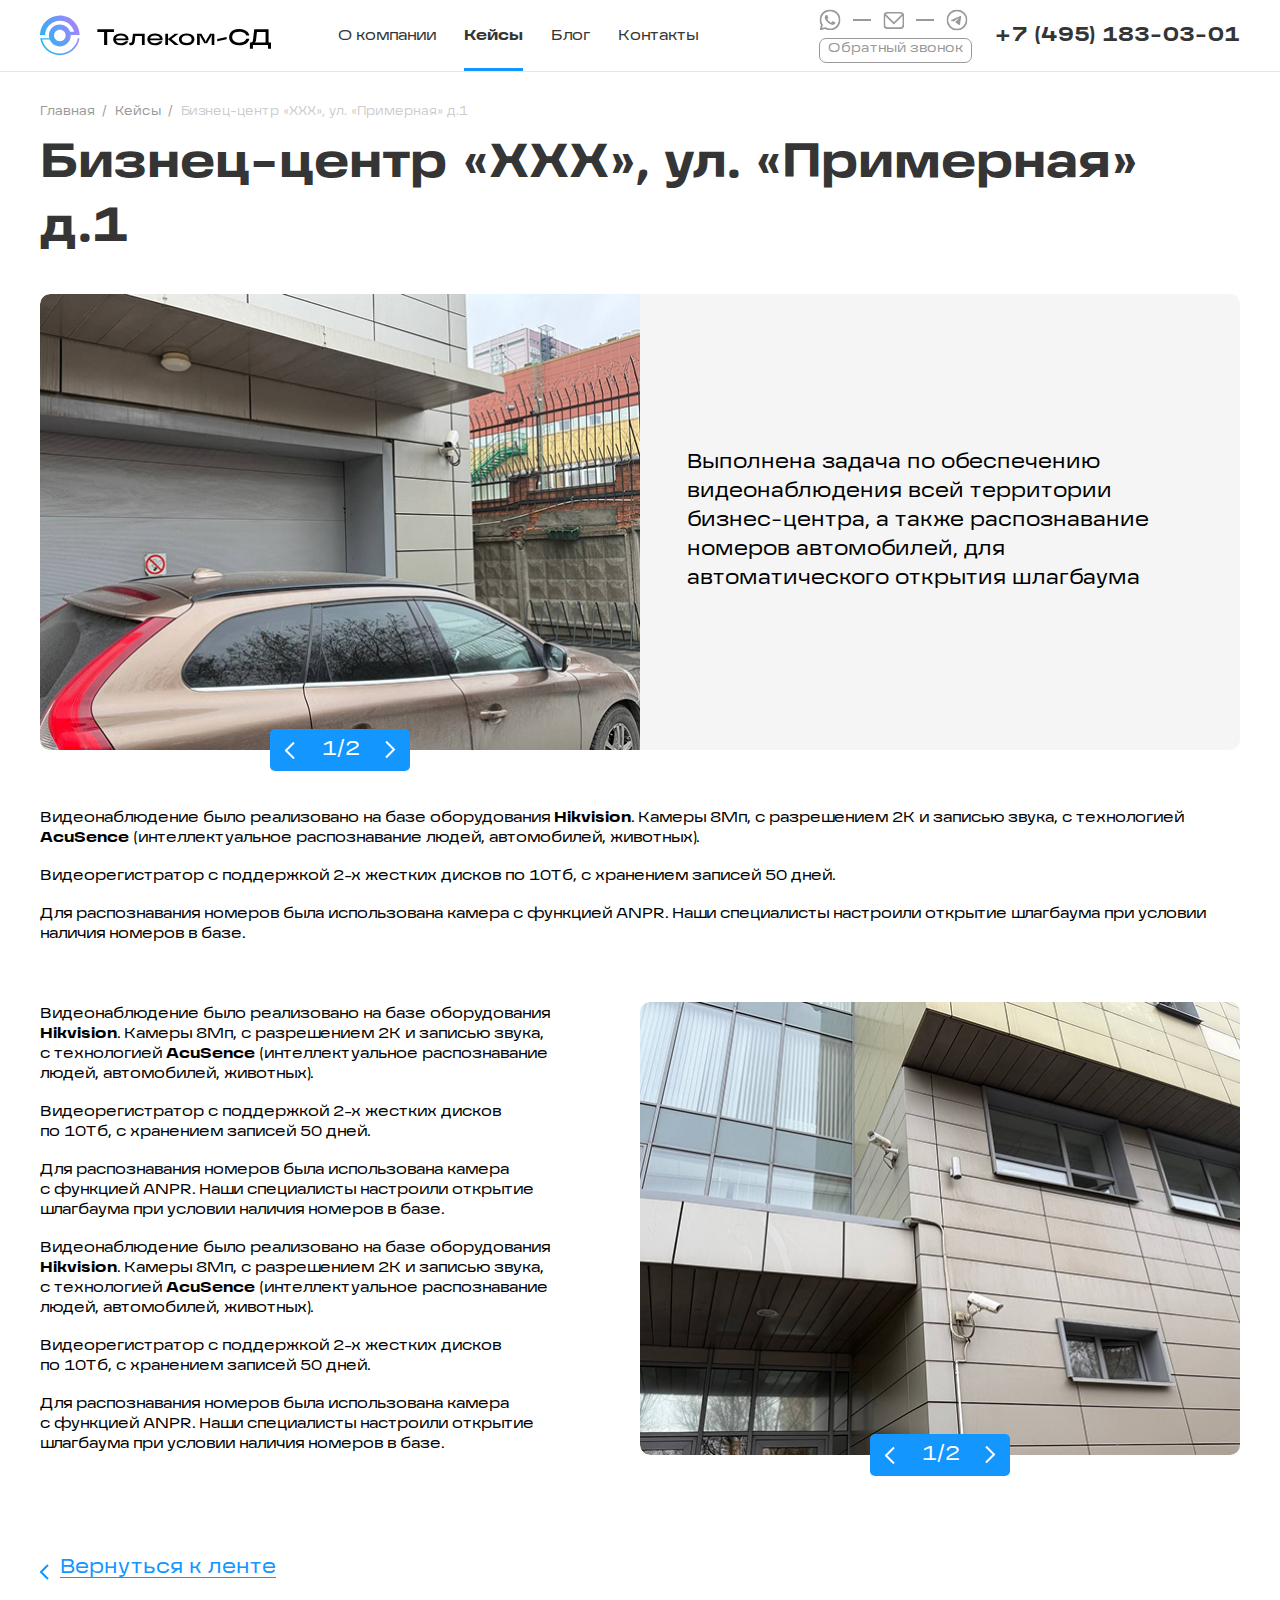
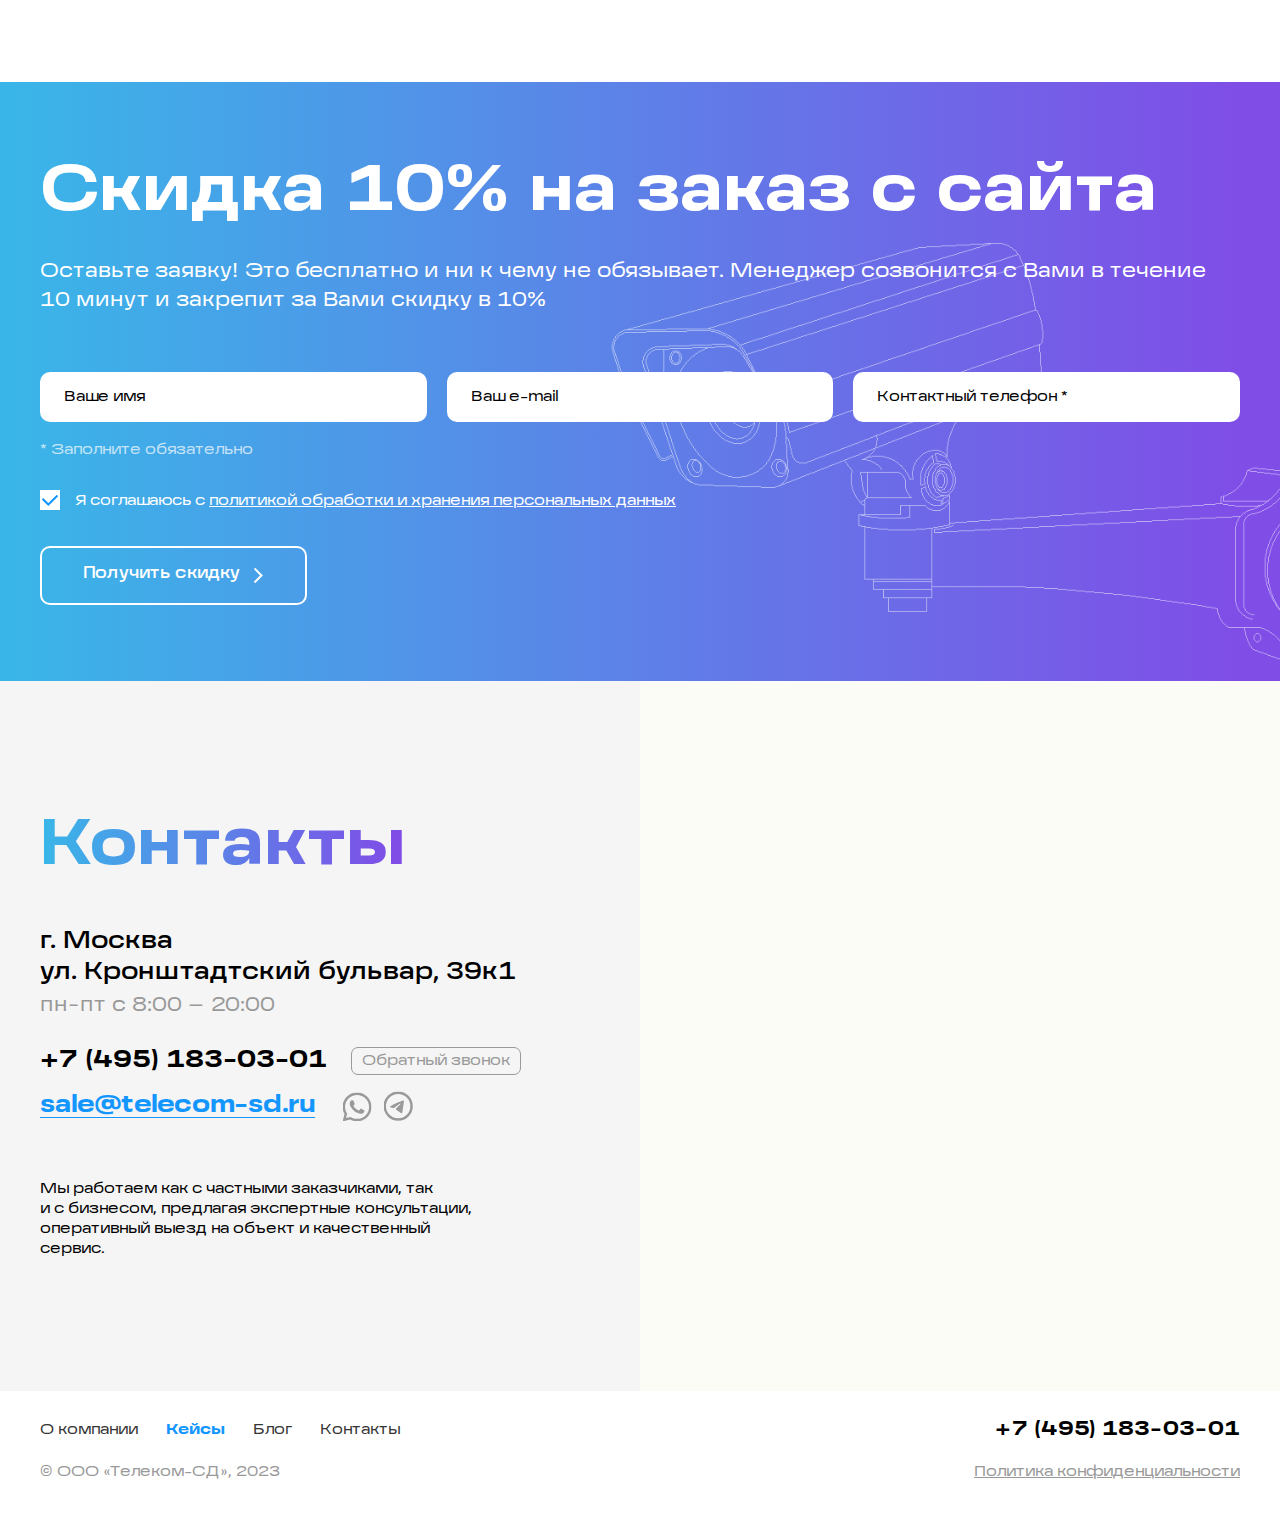
<file: index6.html>
<!DOCTYPE html>
<html lang="ru"> 
<head>
	<meta http-equiv="Content-Type" content="text/html; charset=utf-8"> 
	<title>Бизнец-центр «ХХХ», ул. «Примерная» д.1</title> 
	<meta name="description" content=""> 
	<meta name="keywords" content="">
	<link rel="icon" type="image/png" href="favicon.png">
	<meta name="viewport" content="width=device-width, initial-scale=1.0">
    <link rel="stylesheet" href="css/slick-theme.css">
    <link rel="stylesheet" href="css/jquery.fancybox.css">
    <link rel="stylesheet" href="template_styles.css?18987777895">
	<script src="js/jquery.min.js"></script>
    <script src="https://api-maps.yandex.ru/2.1/?lang=ru_RU&amp;apikey=f5b2c135-d598-4f73-a326-daaf0a564f30"></script>
    <script src="js/jquery.fancybox.min.js"></script>
	<script src="js/slick.min.js"></script>
	<script src="js/script.js?255858876987485"></script>
</head>
<body>
<div class="wr-site">
	<div class="main">
    	<div class="rsp"></div>
    	<div class="wr-header">
        	<header>
                <div class="menu-tt">
                    <a class="menu-but" href="#"><span></span></a>
                </div> 
            	<div class="logo"><a href="/"><img src="images/logo.svg" alt=""></a></div>
                <div class="menu-top">
                	<ul>
                        <li><a href="#">О компании</a></li>
                        <li><span><b>Кейсы</b></span></li>
                        <li><a href="#">Блог</a></li>
                        <li><a href="#">Контакты</a></li>
                    </ul>
                </div>
                <div class="header-right">
                	<div class="callback-h">
                    	<div class="soc-h">
                        	<ul>
                            	<li class="item1"><a target="_blank" href="#"></a></li>
                                <li class="item2"><a href="#"></a></li>
                                <li class="item3"><a target="_blank" href="#"></a></li>
                            </ul>
                        </div>
                        <div class="but-callback"><a href="#">Обратный звонок</a></div>
                    </div>
                    <div class="phone-h"><a href="tel:+74951830301">+7 (495) 183-03-01</a></div>
                </div>
            </header>
        </div>
        
        <div class="content">
            <div class="breadcrumbs">
            	<ul>
                    <li><a href="/">Главная</a></li>  
                    <li><a href="#">Кейсы</a></li>
                    <li>Бизнец-центр «ХХХ», ул. «Примерная» д.1</li>
                </ul>
            </div>
            
            <h1>Бизнец-центр «ХХХ», ул. «Примерная» д.1</h1>
            
            <div class="top-full-keys">
            	<div class="left-full-keys">
                	<div class="wr-slider-top-keys">
                        <div class="slider-top-keys fix-load">
                            <div class="slide">
                                <picture>
                                    <source srcset="images_tmp/slide-keys.jpg 1x, images_tmp/slide-keys@2x.jpg 2x" type="image/jpeg">
                                    <img src="images_tmp/slide-keys.jpg" alt="">
                                </picture>
                            </div>
                            <div class="slide">
                                <picture>
                                    <source srcset="images_tmp/slide-keys.jpg 1x, images_tmp/slide-keys@2x.jpg 2x" type="image/jpeg">
                                    <img src="images_tmp/slide-keys.jpg" alt="">
                                </picture>
                            </div>
                        </div>
                        <div class="nav-slider">
                            <div class="slider-prev keys-full-prev"></div>
                            <div class="count-slider keys-full-count">0/0</div>
                            <div class="slider-next keys-full-next"></div>
                        </div>
                    </div>
                </div>
                
                <div class="right-full-keys">
                	<p>Выполнена задача по&nbsp;обеспечению видеонаблюдения всей территории бизнес-центра, а&nbsp;также распознавание номеров автомобилей, для автоматического открытия шлагбаума</p>
                </div>
            </div>
            
            <p>Видеонаблюдение было реализовано на&nbsp;базе оборудования <b>Hikvision</b>. Камеры 8Мп, с&nbsp;разрешением 2К&nbsp;и&nbsp;записью звука, с&nbsp;технологией <b>AcuSence</b> (интеллектуальное распознавание людей, автомобилей, животных).</p>
            <p>Видеорегистратор с&nbsp;поддержкой 2-х жестких дисков по&nbsp;10Тб, с&nbsp;хранением записей 50&nbsp;дней.</p>
            <p>Для распознавания номеров была использована камера с&nbsp;функцией ANPR. Наши специалисты настроили открытие шлагбаума при условии наличия номеров в&nbsp;базе.</p>
            
            <div class="bot-full-keys">
            	<div class="left-bot-full-keys">
                    <p>Видеонаблюдение было реализовано на&nbsp;базе оборудования <b>Hikvision</b>. Камеры 8Мп, с&nbsp;разрешением 2К&nbsp;и&nbsp;записью звука, с&nbsp;технологией <b>AcuSence</b> (интеллектуальное распознавание людей, автомобилей, животных).</p>
                    <p>Видеорегистратор с&nbsp;поддержкой 2-х жестких дисков по&nbsp;10Тб, с&nbsp;хранением записей 50&nbsp;дней.</p>
                    <p>Для распознавания номеров была использована камера с&nbsp;функцией ANPR. Наши специалисты настроили открытие шлагбаума при условии наличия номеров в&nbsp;базе.</p>
                    <p>Видеонаблюдение было реализовано на&nbsp;базе оборудования <b>Hikvision</b>. Камеры 8Мп, с&nbsp;разрешением 2К&nbsp;и&nbsp;записью звука, с&nbsp;технологией <b>AcuSence</b> (интеллектуальное распознавание людей, автомобилей, животных).</p>
                    <p>Видеорегистратор с&nbsp;поддержкой 2-х жестких дисков по&nbsp;10Тб, с&nbsp;хранением записей 50&nbsp;дней.</p>
                    <p>Для распознавания номеров была использована камера с&nbsp;функцией ANPR. Наши специалисты настроили открытие шлагбаума при условии наличия номеров в&nbsp;базе.</p>
                </div>
                
                <div class="right-bot-full-keys">
                	<div class="wr-slider-bot-keys">
                        <div class="slider-bot-keys fix-load">
                            <div class="slide">
                                <picture>
                                    <source srcset="images_tmp/slide-keys2.jpg 1x, images_tmp/slide-keys2@2x.jpg 2x" type="image/jpeg">
                                    <img src="images_tmp/slide-keys2.jpg" alt="">
                                </picture>
                            </div>
                            <div class="slide">
                                <picture>
                                    <source srcset="images_tmp/slide-keys2.jpg 1x, images_tmp/slide-keys2@2x.jpg 2x" type="image/jpeg">
                                    <img src="images_tmp/slide-keys2.jpg" alt="">
                                </picture>
                            </div>
                        </div>
                        <div class="nav-slider">
                            <div class="slider-prev keys-full-bot-prev"></div>
                            <div class="count-slider keys-full-bot-count">0/0</div>
                            <div class="slider-next keys-full-bot-next"></div>
                        </div>
                    </div>
                </div>
            </div>
            
            <div class="link-back"><a href="#">Вернуться к ленте</a></div>
        </div>
        
        <div class="wr-form-callback">
            <div class="form-callback">
                <div class="title">Скидка&nbsp;10% на&nbsp;заказ с&nbsp;сайта</div>
                <div class="text-form-callback">Оставьте заявку! Это бесплатно и&nbsp;ни&nbsp;к&nbsp;чему не&nbsp;обязывает. Менеджер созвонится с&nbsp;Вами в&nbsp;течение 10&nbsp;минут и&nbsp;закрепит за&nbsp;Вами скидку в&nbsp;10%</div>
                <form>
                    <div class="fields-callback">
                        <div class="field-c"><input type="text" placeholder="Ваше имя"></div>
                        <div class="field-c"><input type="text" placeholder="Ваш e-mail"></div>
                        <div class="field-c"><input type="text" placeholder="Контактный телефон *"></div>
                    </div>
                    <div class="attent-form">* Заполните обязательно</div>
                    <div class="check-c">
                        <input id="check" checked type="checkbox">
                        <label for="check">Я&nbsp;соглашаюсь с&nbsp;<a target="_blank" href="#">политикой обработки и&nbsp;хранения персональных данных</a></label>
                    </div>
                    <div class="button"><button type="submit"><i>Получить скидку</i></button></div>
                </form>
            </div>
        </div>
        
        <div class="block-contacts">
        	<div class="contacts-left">
            	<div class="in-contacts-left">
                    <div class="title"><i>Контакты</i></div>
                    <div class="adress-c">г. Москва<br> ул. Кронштадтский бульвар, 39к1</div>
                    <div class="work-c">пн-пт с 8:00 – 20:00</div>
                    
                    <div class="line-c">
                        <div class="phone-c"><a href="tel:+74951830301">+7 (495) 183-03-01</a></div>
                        <div class="but-callback-c"><a href="#">Обратный звонок</a></div>
                    </div>
                    <div class="line-c">
                        <div class="mail-c"><a href="mailto:sale@telecom-sd.ru">sale@telecom-sd.ru</a></div>
                        <div class="soc-c">
                            <ul>
                                <li class="item1"><a href="#"></a></li>
                                <li class="item2"><a href="#"></a></li>
                            </ul>
                        </div>
                    </div>
                    <div class="text-c">Мы&nbsp;работаем как с&nbsp;частными заказчиками, так и&nbsp;с&nbsp;бизнесом, предлагая экспертные консультации, оперативный выезд на&nbsp;объект и&nbsp;качественный сервис.</div>
                </div>
            </div>
            
            <div class="contacts-right">
            	<div id="map" class="map-c"></div>
            </div>
        </div>
	</div><!--main-->
	
<!--*******************footer************************-->
	<footer>
		<div class="cont-f">
			<div class="footer-top">
            	<div class="menu-f">
                	<ul>
                        <li><a href="#">О компании</a></li>
                        <li><span><b>Кейсы</b></span></li>
                        <li><a href="#">Блог</a></li>
                        <li><a href="#">Контакты</a></li>
                    </ul>
                </div>
                
                <div class="phone-f"><a href="tel:+74951830301">+7 (495) 183-03-01</a></div>
            </div>
            
            <div class="footer-bot">
            	<div class="copy">&copy;&nbsp;ООО &laquo;Телеком-СД&raquo;, 2023</div>
                <div class="policy">
                	<ul>
						<li><a href="#">Политика конфиденциальности</a></li>
                    </ul>
                </div>
            </div>
		</div>
	</footer>
</div>
</body>
</html>
</file>
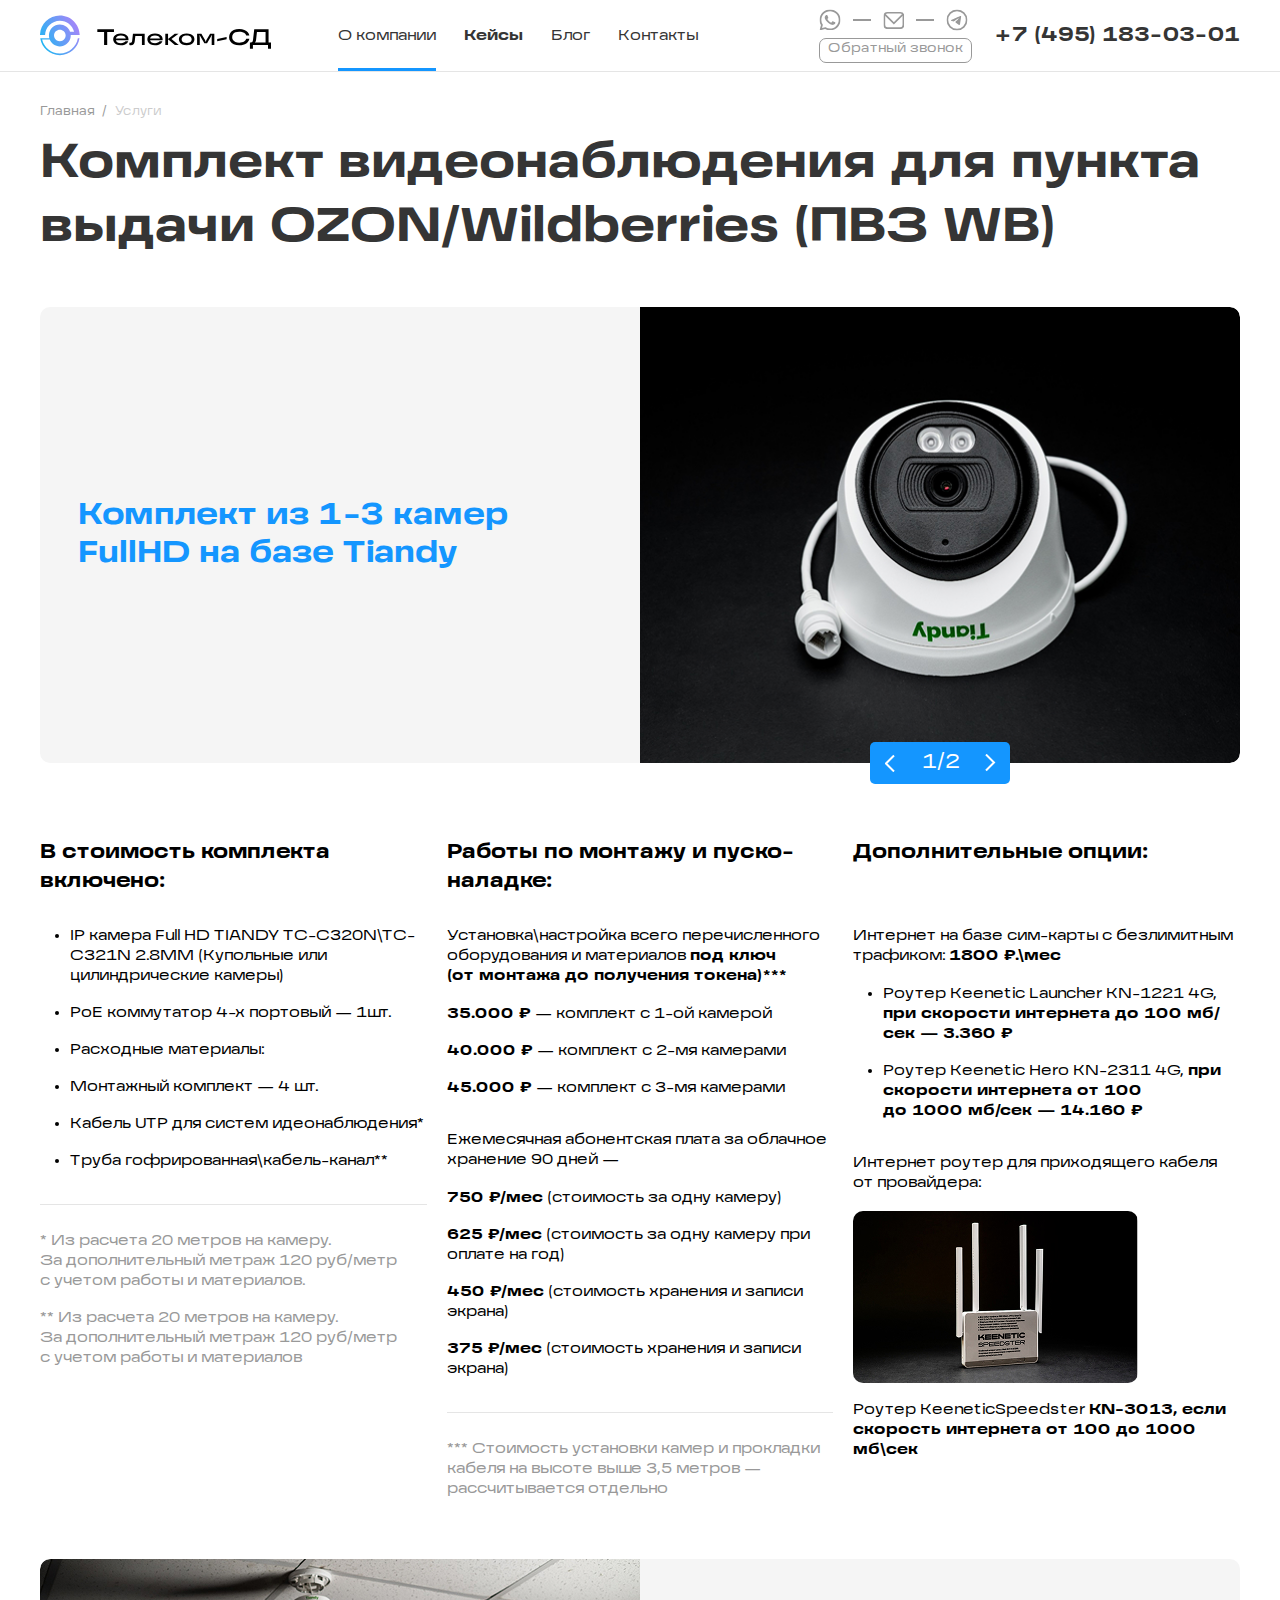
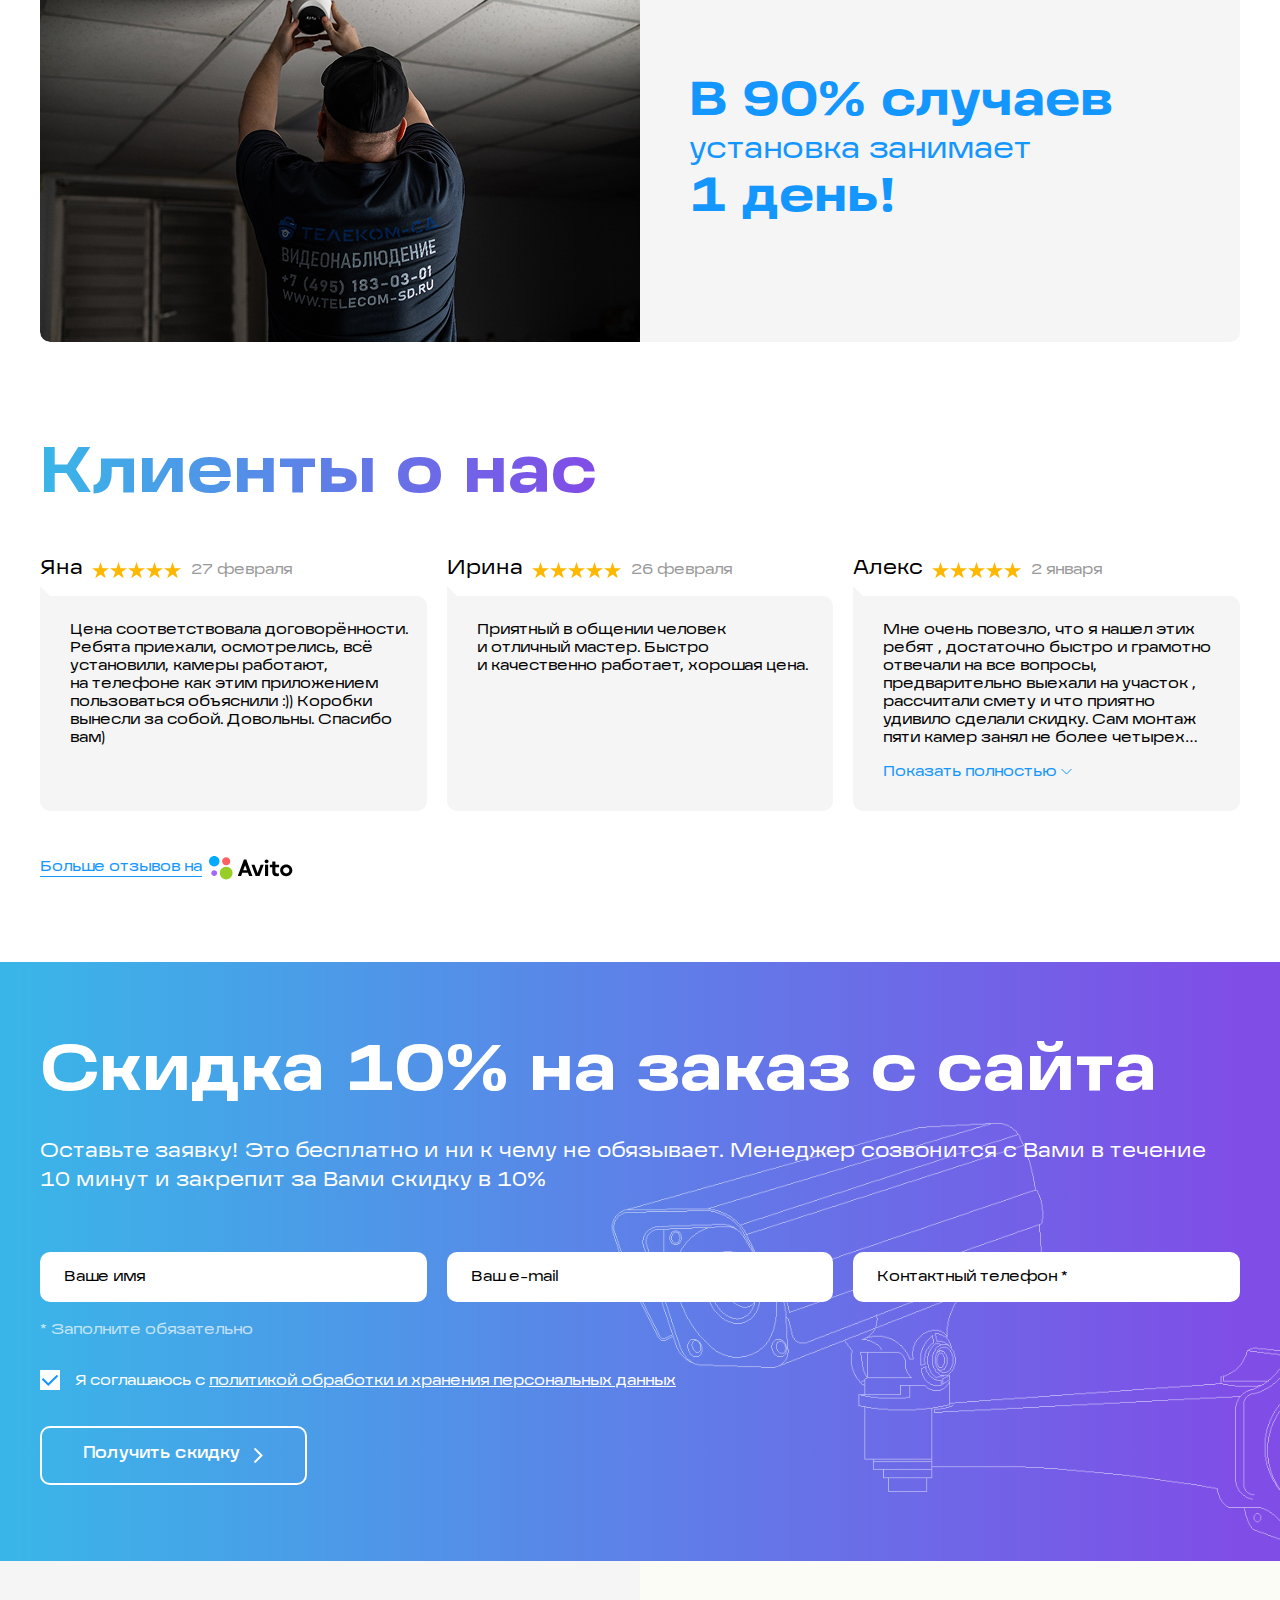
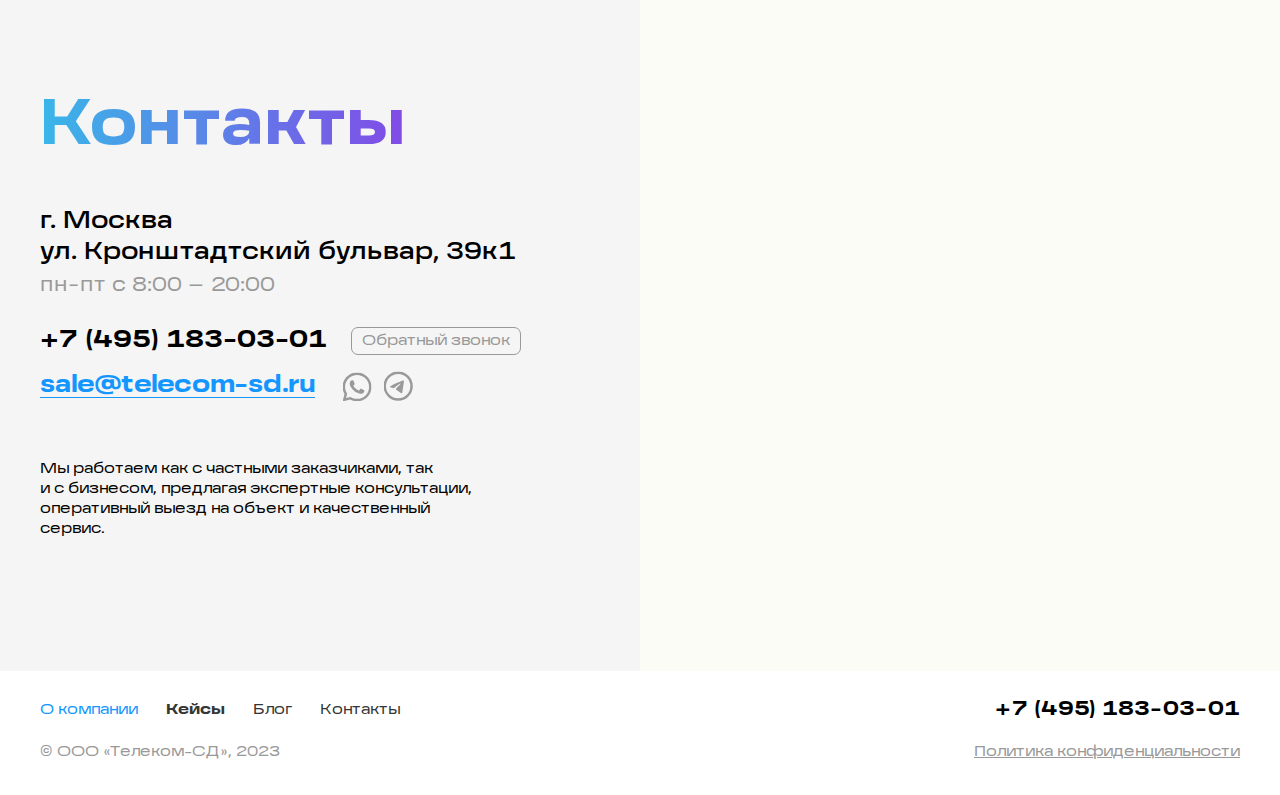
<file: index7.html>
<!DOCTYPE html>
<html lang="ru"> 
<head>
	<meta http-equiv="Content-Type" content="text/html; charset=utf-8"> 
	<title>Комплект видеонаблюдения для пункта выдачи OZON/Wildberries (ПВЗ WB)</title> 
	<meta name="description" content=""> 
	<meta name="keywords" content="">
	<link rel="icon" type="image/png" href="favicon.png">
	<meta name="viewport" content="width=device-width, initial-scale=1.0">
    <link rel="stylesheet" href="css/slick-theme.css">
    <link rel="stylesheet" href="css/jquery.fancybox.css">
    <link rel="stylesheet" href="template_styles.css?18987777895">
	<script src="js/jquery.min.js"></script>
    <script src="https://api-maps.yandex.ru/2.1/?lang=ru_RU&amp;apikey=f5b2c135-d598-4f73-a326-daaf0a564f30"></script>
    <script src="js/jquery.fancybox.min.js"></script>
	<script src="js/slick.min.js"></script>
	<script src="js/script.js?255858876987485"></script>
</head>
<body>
<div class="wr-site">
	<div class="main">
    	<div class="rsp"></div>
    	<div class="wr-header">
        	<header>
                <div class="menu-tt">
                    <a class="menu-but" href="#"><span></span></a>
                </div> 
            	<div class="logo"><a href="/"><img src="images/logo.svg" alt=""></a></div>
                <div class="menu-top">
                	<ul>
                        <li><span>О компании</span></li>
                        <li><a href="#"><b>Кейсы</b></a></li>
                        <li><a href="#">Блог</a></li>
                        <li><a href="#">Контакты</a></li>
                    </ul>
                </div>
                <div class="header-right">
                	<div class="callback-h">
                    	<div class="soc-h">
                        	<ul>
                            	<li class="item1"><a target="_blank" href="#"></a></li>
                                <li class="item2"><a href="#"></a></li>
                                <li class="item3"><a target="_blank" href="#"></a></li>
                            </ul>
                        </div>
                        <div class="but-callback"><a href="#">Обратный звонок</a></div>
                    </div>
                    <div class="phone-h"><a href="tel:+74951830301">+7 (495) 183-03-01</a></div>
                </div>
            </header>
        </div>
        
        <div class="content">
            <div class="breadcrumbs">
            	<ul>
                    <li><a href="/">Главная</a></li>  
                    <li>Услуги</li>
                </ul>
            </div>
            
            <h1>Комплект видеонаблюдения для пункта выдачи OZON/Wildberries (ПВЗ WB)</h1>
            
           	<div class="top-service-full">
            	<div class="left-service-full">
                	<div class="tit-service-full">Комплект из 1-3 камер FullHD на базе Tiandy</div>
                </div>
                <div class="right-service-full">
                	<div class="wr-slider-top-service">
                        <div class="slider-top-service fix-load">
                            <div class="slide">
                                <picture>
                                    <source srcset="images_tmp/img-service.jpg 1x, images_tmp/img-service@2x.jpg 2x" type="image/jpeg">
                                    <img src="images_tmp/img-service.jpg" alt="">
                                </picture>
                            </div>
                            <div class="slide">
                                <picture>
                                    <source srcset="images_tmp/img-service.jpg 1x, images_tmp/img-service@2x.jpg 2x" type="image/jpeg">
                                    <img src="images_tmp/img-service.jpg" alt="">
                                </picture>
                            </div>
                        </div>
                        <div class="nav-slider">
                            <div class="slider-prev service-full-prev"></div>
                            <div class="count-slider service-full-count">0/0</div>
                            <div class="slider-next service-full-next"></div>
                        </div>
                    </div>
                </div>
            </div>
            
            <div class="columns-service">
            	<div class="col-service">
                    <div class="tit-col-service">В&nbsp;стоимость комплекта включено:</div>
                    <ul>
                        <li>IP 	камера Full HD 	TIANDY TC-C320N\TC-C321N 	2.8MM (Купольные или 	цилиндрические камеры)</li>
                        <li>РoЕ коммутатор 4-х 	портовый&nbsp;&mdash; 1шт.</li>
                        <li>Расходные материалы:</li>
                        <li>Монтажный комплект 	&mdash; 4&nbsp;шт.</li>
                        <li>Кабель UTP 	для систем идеонаблюдения*</li>
                        <li>Труба 	гофрированная\кабель-канал**</li>
                    </ul>
                    <div class="note-grey">
                        <p>* Из&nbsp;расчета 20&nbsp;метров на&nbsp;камеру. За&nbsp;дополнительный метраж 120&nbsp;руб/метр с&nbsp;учетом работы и&nbsp;материалов.</p>
                        <p>** Из&nbsp;расчета 20&nbsp;метров на&nbsp;камеру. За&nbsp;дополнительный метраж 120&nbsp;руб/метр с&nbsp;учетом работы и&nbsp;материалов</p>
                    </div>
                </div>
                
            	<div class="col-service">
                    <div class="tit-col-service">Работы по&nbsp;монтажу и&nbsp;пуско-наладке:</div>
                    <p>Установка\настройка всего перечисленного оборудования и&nbsp;материалов <b>под ключ (от&nbsp;монтажа до&nbsp;получения токена)***</b></p>
                    <ul class="list-none">
                        <li><b>35.000&nbsp;₽</b>&nbsp;&mdash; комплект с&nbsp;1-ой камерой</li>
                        <li><b>40.000&nbsp;₽</b>&nbsp;&mdash; комплект с&nbsp;2-мя камерами</li>
                        <li><b>45.000&nbsp;₽</b>&nbsp;&mdash; комплект с&nbsp;3-мя камерами</li>
                    </ul>
                    <p>Ежемесячная абонентская плата за&nbsp;облачное хранение 90&nbsp;дней &mdash;</p>
                    <ul class="list-none">
                        <li><b>750&nbsp;₽/мес</b> (стоимость за&nbsp;одну камеру)</li>
                        <li><b>625&nbsp;₽/мес</b> (стоимость за&nbsp;одну камеру при оплате на&nbsp;год)</li>
                        <li><b>450&nbsp;₽/мес</b> (стоимость хранения и&nbsp;записи экрана)</li>
                        <li><b>375&nbsp;₽/мес</b> (стоимость хранения и&nbsp;записи экрана)</li>
                    </ul>
                    <div class="note-grey">
                    	<p>*** Стоимость установки камер и&nbsp;прокладки кабеля на&nbsp;высоте выше 3,5 метров&nbsp;&mdash; рассчитывается отдельно</p>
                    </div>
                </div>
                
            	<div class="col-service">
                    <div class="tit-col-service">Дополнительные опции:</div>
                    <p>Интернет на&nbsp;базе сим-карты с&nbsp;безлимитным трафиком: <b>1800 ₽.\мес</b></p>
                    <ul>
                    	<li>Роутер 	Keenetic Launcher KN-1221 4G, 	<b>при скорости интернета до&nbsp;100&nbsp;мб/сек 	&mdash; 3.360&nbsp;₽</b></li>
                    	<li>Роутер 	Keenetic Hero KN-2311 4G, 	<b>при скорости интернета от&nbsp;100 до&nbsp;1000&nbsp;мб/сек 	&mdash; 14.160&nbsp;₽</b></li>
                    </ul>
                    <p>Интернет роутер для приходящего кабеля от&nbsp;провайдера:</p>
                    <picture>
                        <source srcset="images_tmp/img-serv-sm.jpg 1x, images_tmp/img-serv-sm@2x.jpg 2x" type="image/jpeg">
                        <img src="images_tmp/img-serv-sm.jpg" alt="">
                    </picture>
                    <p>Роутер KeeneticSpeedster <b>KN-3013, если скорость интернета от&nbsp;100 до&nbsp;1000 мб\сек</b></p>
                </div>
                
            </div>
            
            <div class="bot-service">
            	<div class="left-bot-service">
                    <picture>
                        <source srcset="images_tmp/bot-service.jpg 1x, images_tmp/bot-service@2x.jpg 2x" type="image/jpeg">
                        <img src="images_tmp/bot-service.jpg" alt="">
                    </picture>
                </div>
                
                <div class="right-bot-service">
                	<div class="tit-bot-service"><b>В 90% случаев</b><br> установка занимает<br> <b>1 день!</b></div>
                </div>
            </div>
        </div>
        
        <div class="b-clients">
        	<div class="title"><i>Клиенты о&nbsp;нас</i></div>
            
            <div class="list-clients">
            	<div class="item-clients">
                	<div class="info-cl">
                    	<div class="name-client">Яна</div>
                        <ul class="rating">
                        	<li class="active"></li>
                            <li class="active"></li>
                            <li class="active"></li>
                            <li class="active"></li>
                            <li class="active"></li>
                        </ul>
                        <div class="date-clients">27 февраля</div>
                    </div>
                	<div class="in-clients">
                    	<p>Цена соответствовала договорённости. Ребята приехали, осмотрелись, всё установили, камеры работают, на&nbsp;телефоне как этим приложением пользоваться объяснили :)) Коробки вынесли за&nbsp;собой. Довольны. Спасибо вам)</p>
                    </div>
                </div>
                
            	<div class="item-clients">
                	<div class="info-cl">
                    	<div class="name-client">Ирина</div>
                        <ul class="rating">
                        	<li class="active"></li>
                            <li class="active"></li>
                            <li class="active"></li>
                            <li class="active"></li>
                            <li class="active"></li>
                        </ul>
                        <div class="date-clients">26 февраля</div>
                    </div>
                	<div class="in-clients">
                    	<p>Приятный в&nbsp;общении человек и&nbsp;отличный мастер. Быстро и&nbsp;качественно работает, хорошая цена.</p>
                    </div>
                </div>
                
            	<div class="item-clients">
                	<div class="info-cl">
                    	<div class="name-client">Алекс</div>
                        <ul class="rating">
                        	<li class="active"></li>
                            <li class="active"></li>
                            <li class="active"></li>
                            <li class="active"></li>
                            <li class="active"></li>
                        </ul>
                        <div class="date-clients">2 января</div>
                    </div>
                	<div class="in-clients">
                    	<p>Мне очень повезло, что я&nbsp;нашел этих ребят , достаточно быстро и&nbsp;грамотно отвечали на&nbsp;все вопросы, предварительно выехали на&nbsp;участок , рассчитали смету и&nbsp;что приятно удивило сделали скидку. Сам монтаж пяти камер занял не&nbsp;более четырех часов , ребята на&nbsp;монтаже были очень аккуратны, после работ все убрали , все настроили, что даже не&nbsp;осталось и&nbsp;вопросов. Спасибо им&nbsp;всем большое, кто принимал участие и&nbsp;воплотил все мои требования! Рекомендую</p>
                    	<div class="down-link"><a href="#"><span>Показать полностью</span><span>Скрыть</span></a></div>
                    </div>
                </div>
            </div>
            
            <div class="link-avito">
            	<a href="#"><i>Больше отзывов на</i> <img src="images/ico-avito.svg" alt=""></a>
            </div>
        </div>
        
        <div class="wr-form-callback">
            <div class="form-callback">
                <div class="title">Скидка&nbsp;10% на&nbsp;заказ с&nbsp;сайта</div>
                <div class="text-form-callback">Оставьте заявку! Это бесплатно и&nbsp;ни&nbsp;к&nbsp;чему не&nbsp;обязывает. Менеджер созвонится с&nbsp;Вами в&nbsp;течение 10&nbsp;минут и&nbsp;закрепит за&nbsp;Вами скидку в&nbsp;10%</div>
                <form>
                    <div class="fields-callback">
                        <div class="field-c"><input type="text" placeholder="Ваше имя"></div>
                        <div class="field-c"><input type="text" placeholder="Ваш e-mail"></div>
                        <div class="field-c"><input type="text" placeholder="Контактный телефон *"></div>
                    </div>
                    <div class="attent-form">* Заполните обязательно</div>
                    <div class="check-c">
                        <input id="check" checked type="checkbox">
                        <label for="check">Я&nbsp;соглашаюсь с&nbsp;<a target="_blank" href="#">политикой обработки и&nbsp;хранения персональных данных</a></label>
                    </div>
                    <div class="button"><button type="submit"><i>Получить скидку</i></button></div>
                </form>
            </div>
        </div>
        
        <div class="block-contacts">
        	<div class="contacts-left">
            	<div class="in-contacts-left">
                    <div class="title"><i>Контакты</i></div>
                    <div class="adress-c">г. Москва<br> ул. Кронштадтский бульвар, 39к1</div>
                    <div class="work-c">пн-пт с 8:00 – 20:00</div>
                    
                    <div class="line-c">
                        <div class="phone-c"><a href="tel:+74951830301">+7 (495) 183-03-01</a></div>
                        <div class="but-callback-c"><a href="#">Обратный звонок</a></div>
                    </div>
                    <div class="line-c">
                        <div class="mail-c"><a href="mailto:sale@telecom-sd.ru">sale@telecom-sd.ru</a></div>
                        <div class="soc-c">
                            <ul>
                                <li class="item1"><a href="#"></a></li>
                                <li class="item2"><a href="#"></a></li>
                            </ul>
                        </div>
                    </div>
                    <div class="text-c">Мы&nbsp;работаем как с&nbsp;частными заказчиками, так и&nbsp;с&nbsp;бизнесом, предлагая экспертные консультации, оперативный выезд на&nbsp;объект и&nbsp;качественный сервис.</div>
                </div>
            </div>
            
            <div class="contacts-right">
            	<div id="map" class="map-c"></div>
            </div>
        </div>
	</div><!--main-->
	
<!--*******************footer************************-->
	<footer>
		<div class="cont-f">
			<div class="footer-top">
            	<div class="menu-f">
                	<ul>
                        <li><span>О компании</span></li>
                        <li><a href="#"><b>Кейсы</b></a></li>
                        <li><a href="#">Блог</a></li>
                        <li><a href="#">Контакты</a></li>
                    </ul>
                </div>
                
                <div class="phone-f"><a href="tel:+74951830301">+7 (495) 183-03-01</a></div>
            </div>
            
            <div class="footer-bot">
            	<div class="copy">&copy;&nbsp;ООО &laquo;Телеком-СД&raquo;, 2023</div>
                <div class="policy">
                	<ul>
						<li><a href="#">Политика конфиденциальности</a></li>
                    </ul>
                </div>
            </div>
		</div>
	</footer>
</div>
</body>
</html>
</file>
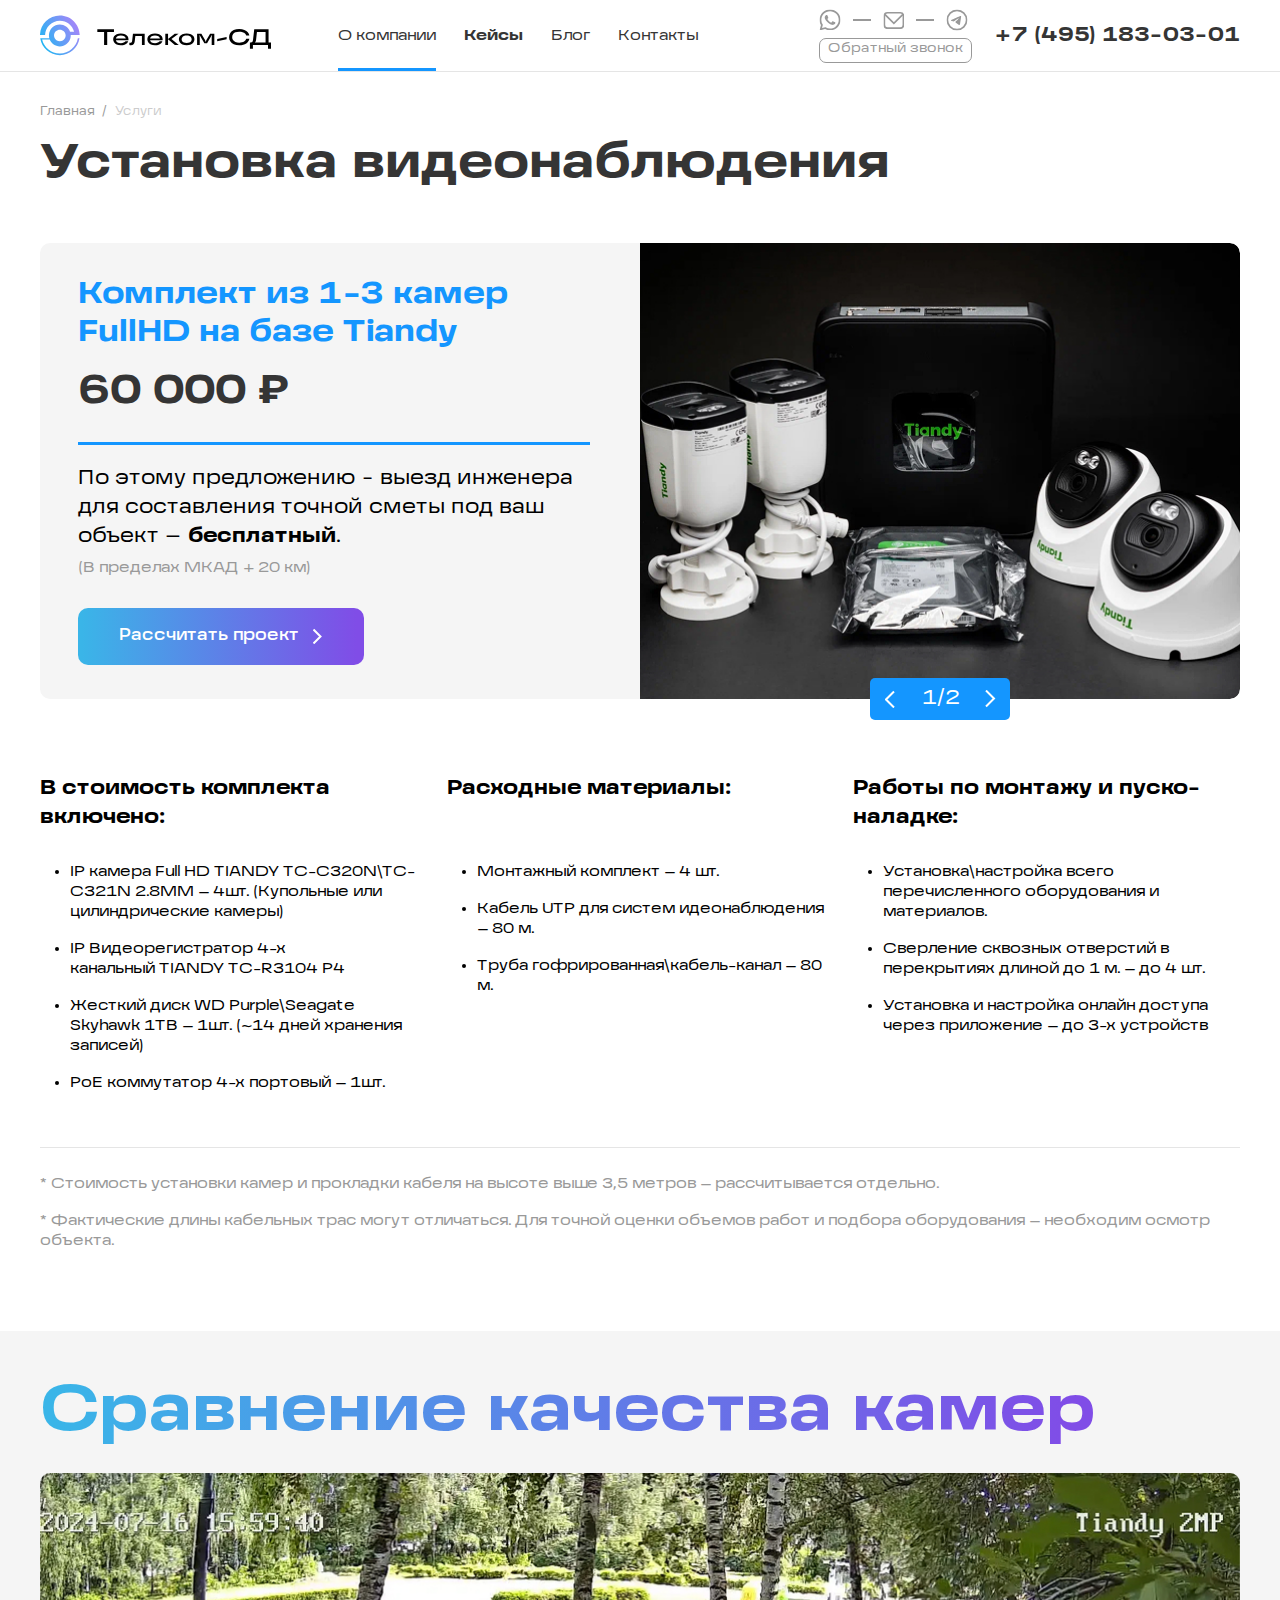
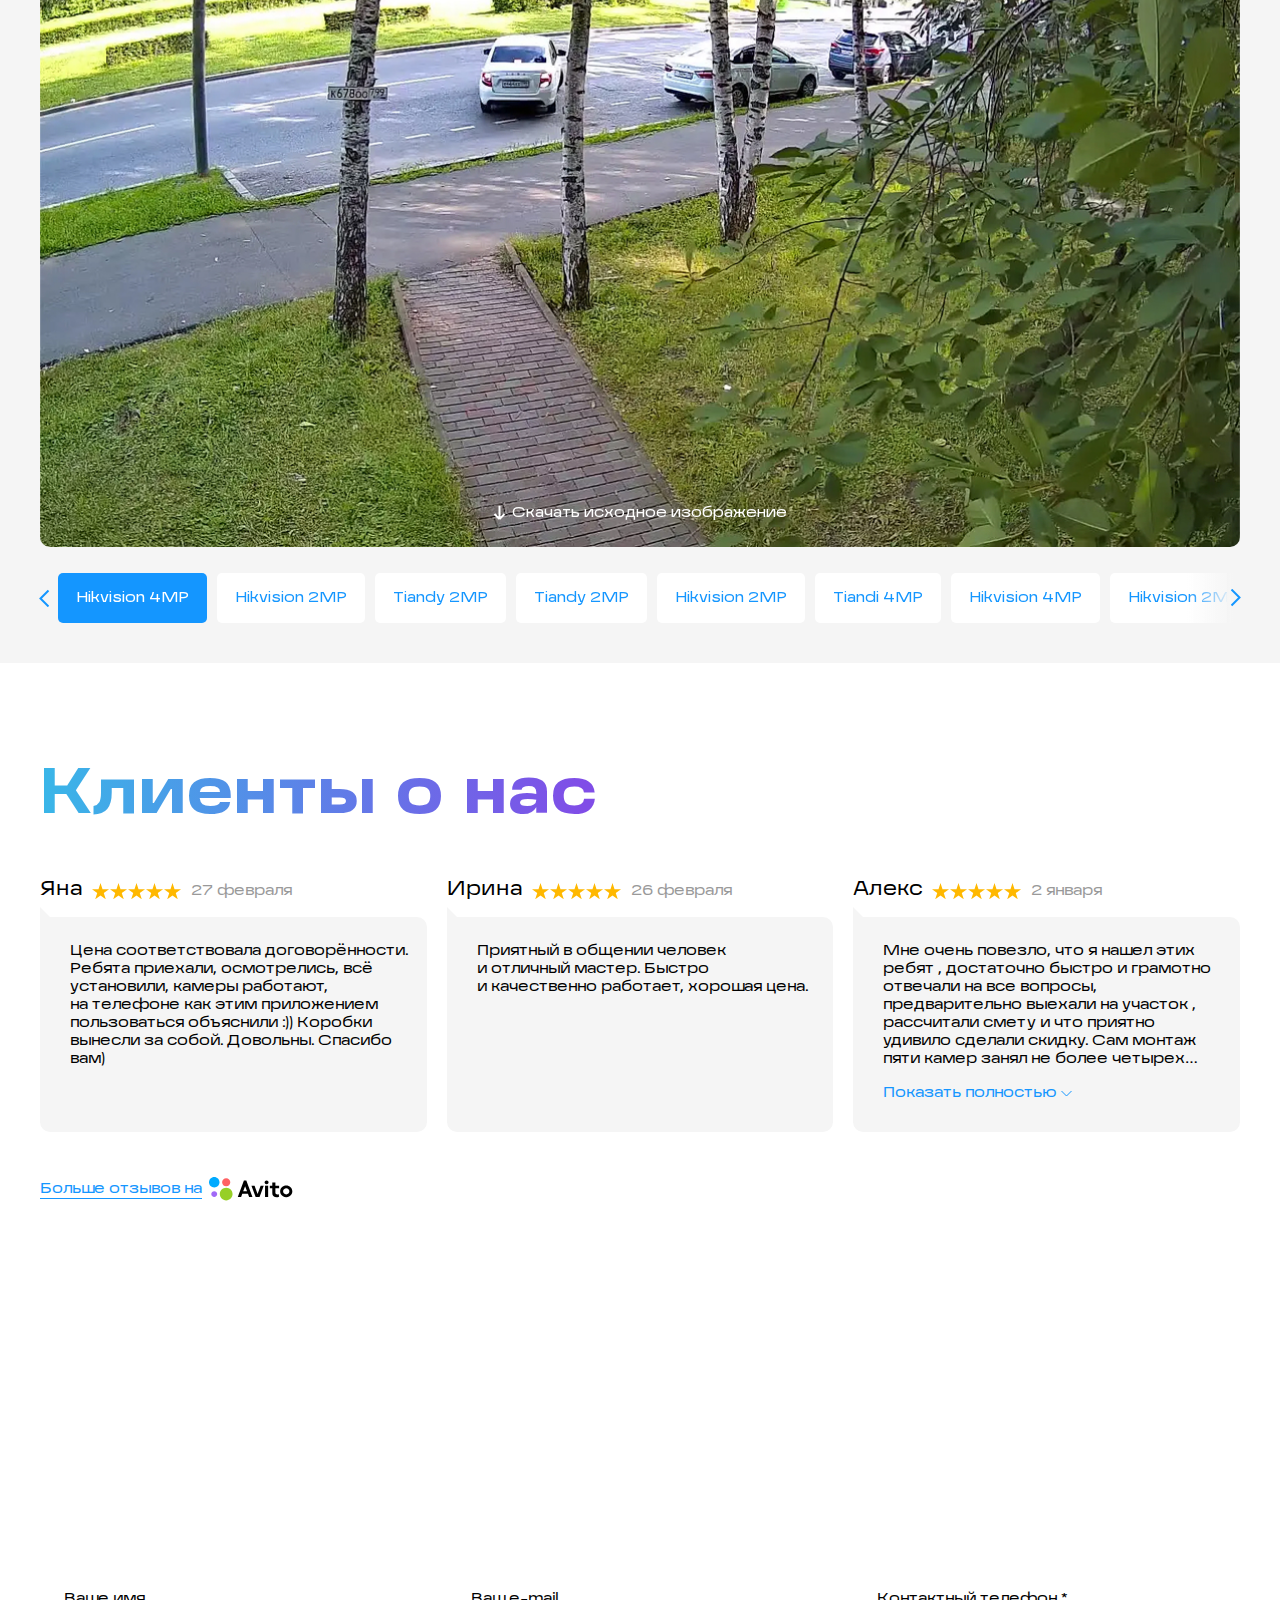
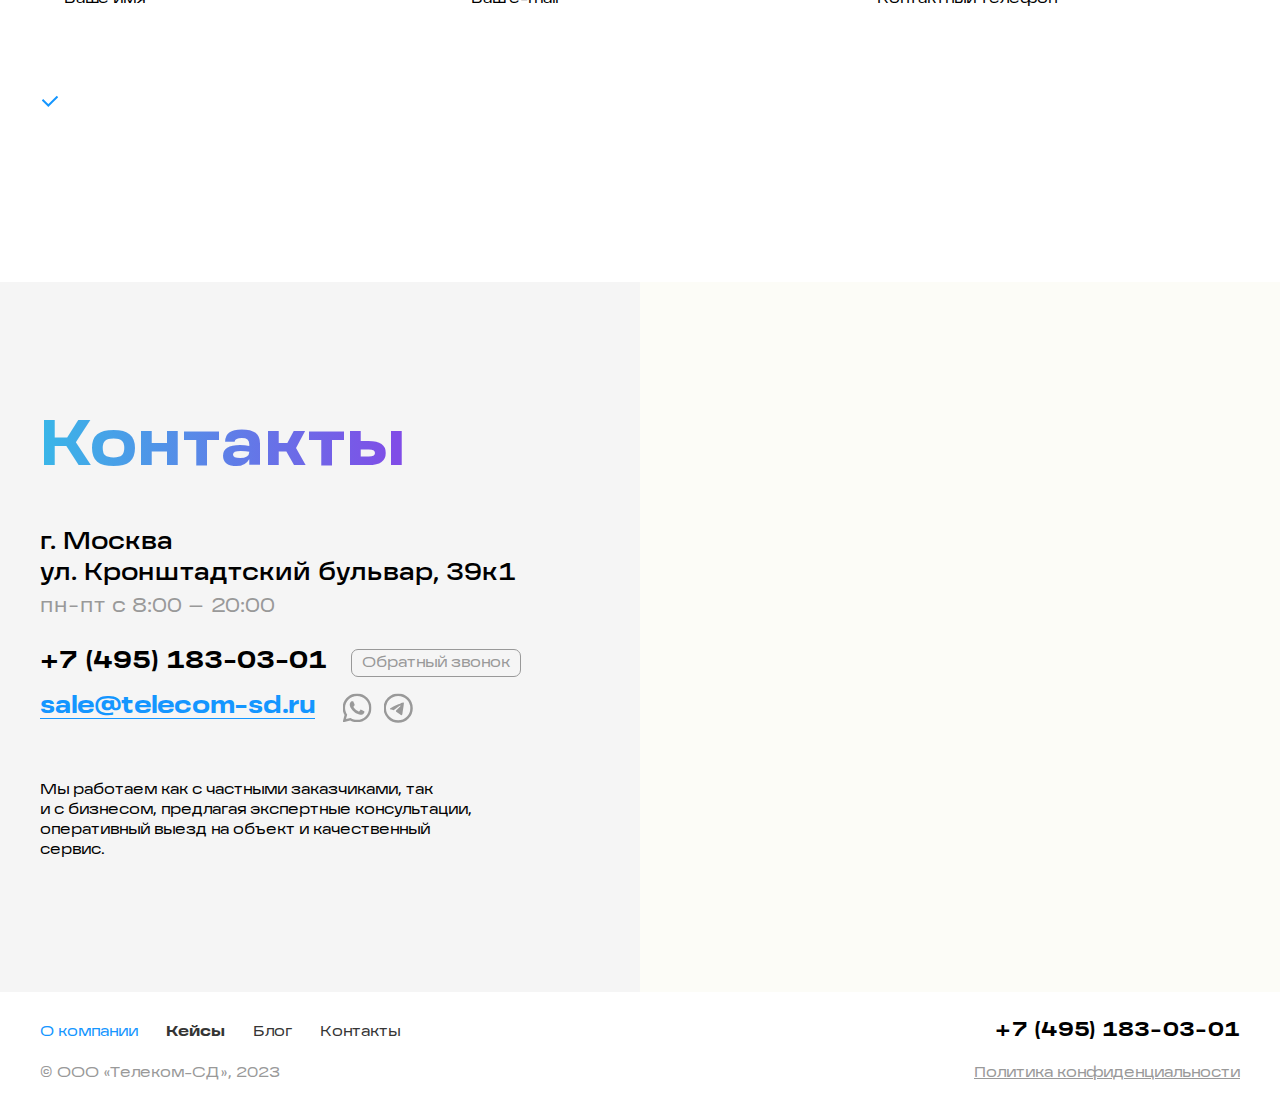
<file: index8.html>
<!DOCTYPE html>
<html lang="ru"> 
<head>
	<meta http-equiv="Content-Type" content="text/html; charset=utf-8"> 
	<title>Установка видеонаблюдения</title> 
	<meta name="description" content=""> 
	<meta name="keywords" content="">
	<link rel="icon" type="image/png" href="favicon.png">
	<meta name="viewport" content="width=device-width, initial-scale=1.0">
    <link rel="stylesheet" href="css/slick-theme.css">
    <link rel="stylesheet" href="css/jquery.fancybox.css">
    <link rel="stylesheet" href="template_styles.css?18987777895">
	<script src="js/jquery.min.js"></script>
    <script src="https://api-maps.yandex.ru/2.1/?lang=ru_RU&amp;apikey=f5b2c135-d598-4f73-a326-daaf0a564f30"></script>
    <script src="js/jquery.fancybox.min.js"></script>
	<script src="js/slick.min.js"></script>
	<script src="js/script.js?255858876987485"></script>
</head>
<body>
<div class="wr-site">
	<div class="main">
    	<div class="rsp"></div>
    	<div class="wr-header">
        	<header>
                <div class="menu-tt">
                    <a class="menu-but" href="#"><span></span></a>
                </div> 
            	<div class="logo"><a href="/"><img src="images/logo.svg" alt=""></a></div>
                <div class="menu-top">
                	<ul>
                        <li><span>О компании</span></li>
                        <li><a href="#"><b>Кейсы</b></a></li>
                        <li><a href="#">Блог</a></li>
                        <li><a href="#">Контакты</a></li>
                    </ul>
                </div>
                <div class="header-right">
                	<div class="callback-h">
                    	<div class="soc-h">
                        	<ul>
                            	<li class="item1"><a target="_blank" href="#"></a></li>
                                <li class="item2"><a href="#"></a></li>
                                <li class="item3"><a target="_blank" href="#"></a></li>
                            </ul>
                        </div>
                        <div class="but-callback"><a href="#">Обратный звонок</a></div>
                    </div>
                    <div class="phone-h"><a href="tel:+74951830301">+7 (495) 183-03-01</a></div>
                </div>
            </header>
        </div>
        
        <div class="content">
            <div class="breadcrumbs">
            	<ul>
                    <li><a href="/">Главная</a></li>  
                    <li>Услуги</li>
                </ul>
            </div>
            
            <h1>Установка видеонаблюдения</h1>
            
           	<div class="top-service-full">
            	<div class="left-service-full">
                	<div class="tit-service-full">Комплект из 1-3 камер FullHD на базе Tiandy</div>
                    <div class="price-service-full">60 000 ₽</div>
                    <div class="text-service-full">
                        По этому предложению - выезд инженера для составления точной сметы под ваш объект – <b>бесплатный</b>. 
                        <i>(В пределах МКАД + 20 км)</i>
                    </div>
                    <div class="button"><a href="#"><i>Рассчитать проект</i></a></div>
                </div>
                <div class="right-service-full">
                	<div class="wr-slider-top-service">
                        <div class="slider-top-service fix-load">
                            <div class="slide">
                                <picture>
                                    <source srcset="images_tmp/img-service2.jpg 1x, images_tmp/img-service2@2x.jpg 2x" type="image/jpeg">
                                    <img src="images_tmp/img-service2.jpg" alt="">
                                </picture>
                            </div>
                            <div class="slide">
                                <picture>
                                    <source srcset="images_tmp/img-service2.jpg 1x, images_tmp/img-service2@2x.jpg 2x" type="image/jpeg">
                                    <img src="images_tmp/img-service2.jpg" alt="">
                                </picture>
                            </div>
                        </div>
                        <div class="nav-slider">
                            <div class="slider-prev service-full-prev"></div>
                            <div class="count-slider service-full-count">0/0</div>
                            <div class="slider-next service-full-next"></div>
                        </div>
                    </div>
                </div>
            </div>
            
            <div class="columns-service">
            	<div class="col-service">
                    <div class="tit-col-service">В стоимость комплекта включено:</div>
                    <ul>
                        <li>IP камера Full HD TIANDY TC-C320N\TC-C321N 2.8MM – 4шт. (Купольные или цилиндрические камеры)</li>
                        <li>IP Видеорегистратор 4-х канальный TIANDY TC-R3104 P4</li>
                        <li>Жесткий диск WD Purple\Seagate Skyhawk 1TB – 1шт. (~14 дней хранения записей)</li>
                        <li>РoЕ коммутатор 4-х портовый – 1шт.</li>
                    </ul>
                </div>
                
            	<div class="col-service">
                    <div class="tit-col-service">Расходные материалы:</div>
                    <ul>
                        <li>Монтажный комплект – 4 шт.</li>
                        <li>Кабель UTP для систем идеонаблюдения – 80 м.</li>
                        <li>Труба гофрированная\кабель-канал – 80 м.</li>
                    </ul>
                </div>
                
            	<div class="col-service">
                    <div class="tit-col-service">Работы по монтажу и пуско-наладке:</div>
                    <ul>
                        <li>Установка\настройка всего перечисленного оборудования и материалов.</li>
                        <li>Сверление сквозных отверстий в перекрытиях длиной до 1 м. – до 4 шт.</li>
                        <li>Установка и настройка онлайн доступа через приложение – до 3-х устройств</li>
                    </ul>
                </div>
            </div>
			<div class="note-full">
                <p>* Стоимость установки камер и прокладки кабеля на высоте выше 3,5 метров – рассчитывается отдельно.</p>
                <p>* Фактические длины кабельных трас могут отличаться. Для точной оценки объемов работ и подбора оборудования – необходим осмотр объекта.</p>
            </div>
            
            <div class="b-compare">
            	<div class="title"><i>Сравнение качества камер</i></div>
                
                <div class="gallery-compare">
                	<div class="main-gal-compare fix-load">
                    	<div class="slide">
                            <picture>
                                <source srcset="images_tmp/img-compare.jpg 1x, images_tmp/img-compare@2x.jpg 2x" type="image/jpeg">
                                <img src="images_tmp/img-compare.jpg" alt="">
                            </picture> 
                            <div class="link-download-p"><a href="#">Скачать исходное изображение</a></div>
                        </div>
                    	<div class="slide">
                            <picture>
                                <source srcset="images_tmp/img-compare.jpg 1x, images_tmp/img-compare@2x.jpg 2x" type="image/jpeg">
                                <img src="images_tmp/img-compare.jpg" alt="">
                            </picture> 
                            <div class="link-download-p"><a href="#">Скачать исходное изображение</a></div>
                        </div>
                    	<div class="slide">
                            <picture>
                                <source srcset="images_tmp/img-compare.jpg 1x, images_tmp/img-compare@2x.jpg 2x" type="image/jpeg">
                                <img src="images_tmp/img-compare.jpg" alt="">
                            </picture> 
                            <div class="link-download-p"><a href="#">Скачать исходное изображение</a></div>
                        </div>
                    	<div class="slide">
                            <picture>
                                <source srcset="images_tmp/img-compare.jpg 1x, images_tmp/img-compare@2x.jpg 2x" type="image/jpeg">
                                <img src="images_tmp/img-compare.jpg" alt="">
                            </picture> 
                            <div class="link-download-p"><a href="#">Скачать исходное изображение</a></div>
                        </div>
                    	<div class="slide">
                            <picture>
                                <source srcset="images_tmp/img-compare.jpg 1x, images_tmp/img-compare@2x.jpg 2x" type="image/jpeg">
                                <img src="images_tmp/img-compare.jpg" alt="">
                            </picture> 
                            <div class="link-download-p"><a href="#">Скачать исходное изображение</a></div>
                        </div>
                    	<div class="slide">
                            <picture>
                                <source srcset="images_tmp/img-compare.jpg 1x, images_tmp/img-compare@2x.jpg 2x" type="image/jpeg">
                                <img src="images_tmp/img-compare.jpg" alt="">
                            </picture> 
                            <div class="link-download-p"><a href="#">Скачать исходное изображение</a></div>
                        </div>
                    	<div class="slide">
                            <picture>
                                <source srcset="images_tmp/img-compare.jpg 1x, images_tmp/img-compare@2x.jpg 2x" type="image/jpeg">
                                <img src="images_tmp/img-compare.jpg" alt="">
                            </picture> 
                            <div class="link-download-p"><a href="#">Скачать исходное изображение</a></div>
                        </div>
                    	<div class="slide">
                            <picture>
                                <source srcset="images_tmp/img-compare.jpg 1x, images_tmp/img-compare@2x.jpg 2x" type="image/jpeg">
                                <img src="images_tmp/img-compare.jpg" alt="">
                            </picture> 
                            <div class="link-download-p"><a href="#">Скачать исходное изображение</a></div>
                        </div>
                    	<div class="slide">
                            <picture>
                                <source srcset="images_tmp/img-compare.jpg 1x, images_tmp/img-compare@2x.jpg 2x" type="image/jpeg">
                                <img src="images_tmp/img-compare.jpg" alt="">
                            </picture> 
                            <div class="link-download-p"><a href="#">Скачать исходное изображение</a></div>
                        </div>
                    	<div class="slide">
                            <picture>
                                <source srcset="images_tmp/img-compare.jpg 1x, images_tmp/img-compare@2x.jpg 2x" type="image/jpeg">
                                <img src="images_tmp/img-compare.jpg" alt="">
                            </picture> 
                            <div class="link-download-p"><a href="#">Скачать исходное изображение</a></div>
                        </div>
                    	<div class="slide">
                            <picture>
                                <source srcset="images_tmp/img-compare.jpg 1x, images_tmp/img-compare@2x.jpg 2x" type="image/jpeg">
                                <img src="images_tmp/img-compare.jpg" alt="">
                            </picture> 
                            <div class="link-download-p"><a href="#">Скачать исходное изображение</a></div>
                        </div>
                    	<div class="slide">
                            <picture>
                                <source srcset="images_tmp/img-compare.jpg 1x, images_tmp/img-compare@2x.jpg 2x" type="image/jpeg">
                                <img src="images_tmp/img-compare.jpg" alt="">
                            </picture> 
                            <div class="link-download-p"><a href="#">Скачать исходное изображение</a></div>
                        </div>
                    </div>
                    
                    <div class="thumb-compare fix-load">
                    	<div class="slide"><div class="in-thumb-comp">Hikvision 4MP</div></div>
                        <div class="slide"><div class="in-thumb-comp">Hikvision 2MP</div></div>
                        <div class="slide"><div class="in-thumb-comp">Tiandy 2MP</div></div>
                        <div class="slide"><div class="in-thumb-comp">Tiandy 2MP</div></div>
                        <div class="slide"><div class="in-thumb-comp">Hikvision 2MP</div></div>
                        <div class="slide"><div class="in-thumb-comp">Tiandi 4MP</div></div>
                    	<div class="slide"><div class="in-thumb-comp">Hikvision 4MP</div></div>
                        <div class="slide"><div class="in-thumb-comp">Hikvision 2MP</div></div>
                        <div class="slide"><div class="in-thumb-comp">Tiandy 2MP</div></div>
                        <div class="slide"><div class="in-thumb-comp">Tiandy 2MP</div></div>
                        <div class="slide"><div class="in-thumb-comp">Hikvision 2MP</div></div>
                        <div class="slide"><div class="in-thumb-comp">Tiandi 4MP</div></div>
                    </div>
                </div>
            </div>
        </div>
        
        <div class="b-clients">
        	<div class="title"><i>Клиенты о&nbsp;нас</i></div>
            
            <div class="list-clients">
            	<div class="item-clients">
                	<div class="info-cl">
                    	<div class="name-client">Яна</div>
                        <ul class="rating">
                        	<li class="active"></li>
                            <li class="active"></li>
                            <li class="active"></li>
                            <li class="active"></li>
                            <li class="active"></li>
                        </ul>
                        <div class="date-clients">27 февраля</div>
                    </div>
                	<div class="in-clients">
                    	<p>Цена соответствовала договорённости. Ребята приехали, осмотрелись, всё установили, камеры работают, на&nbsp;телефоне как этим приложением пользоваться объяснили :)) Коробки вынесли за&nbsp;собой. Довольны. Спасибо вам)</p>
                    </div>
                </div>
                
            	<div class="item-clients">
                	<div class="info-cl">
                    	<div class="name-client">Ирина</div>
                        <ul class="rating">
                        	<li class="active"></li>
                            <li class="active"></li>
                            <li class="active"></li>
                            <li class="active"></li>
                            <li class="active"></li>
                        </ul>
                        <div class="date-clients">26 февраля</div>
                    </div>
                	<div class="in-clients">
                    	<p>Приятный в&nbsp;общении человек и&nbsp;отличный мастер. Быстро и&nbsp;качественно работает, хорошая цена.</p>
                    </div>
                </div>
                
            	<div class="item-clients">
                	<div class="info-cl">
                    	<div class="name-client">Алекс</div>
                        <ul class="rating">
                        	<li class="active"></li>
                            <li class="active"></li>
                            <li class="active"></li>
                            <li class="active"></li>
                            <li class="active"></li>
                        </ul>
                        <div class="date-clients">2 января</div>
                    </div>
                	<div class="in-clients">
                    	<p>Мне очень повезло, что я&nbsp;нашел этих ребят , достаточно быстро и&nbsp;грамотно отвечали на&nbsp;все вопросы, предварительно выехали на&nbsp;участок , рассчитали смету и&nbsp;что приятно удивило сделали скидку. Сам монтаж пяти камер занял не&nbsp;более четырех часов , ребята на&nbsp;монтаже были очень аккуратны, после работ все убрали , все настроили, что даже не&nbsp;осталось и&nbsp;вопросов. Спасибо им&nbsp;всем большое, кто принимал участие и&nbsp;воплотил все мои требования! Рекомендую</p>
                    	<div class="down-link"><a href="#"><span>Показать полностью</span><span>Скрыть</span></a></div>
                    </div>
                </div>
            </div>
            
            <div class="link-avito">
            	<a href="#"><i>Больше отзывов на</i> <img src="images/ico-avito.svg" alt=""></a>
            </div>
        </div>
        
        <div class="form-callback">
        	<div class="title">Скидка&nbsp;10% на&nbsp;заказ с&nbsp;сайта</div>
            <div class="text-form-callback">Оставьте заявку! Это бесплатно и&nbsp;ни&nbsp;к&nbsp;чему не&nbsp;обязывает. Менеджер созвонится с&nbsp;Вами в&nbsp;течение 10&nbsp;минут и&nbsp;закрепит за&nbsp;Вами скидку в&nbsp;10%</div>
            <form>
            	<div class="fields-callback">
                	<div class="field-c"><input type="text" placeholder="Ваше имя"></div>
                    <div class="field-c"><input type="text" placeholder="Ваш e-mail"></div>
                    <div class="field-c"><input type="text" placeholder="Контактный телефон *"></div>
                </div>
                <div class="attent-form">* Заполните обязательно</div>
                <div class="check-c">
                	<input id="check" checked type="checkbox">
                    <label for="check">Я&nbsp;соглашаюсь с&nbsp;<a target="_blank" href="#">политикой обработки и&nbsp;хранения персональных данных</a></label>
                </div>
                <div class="button"><button type="submit"><i>Получить скидку</i></button></div>
            </form>
        </div>
        
        <div class="block-contacts">
        	<div class="contacts-left">
            	<div class="in-contacts-left">
                    <div class="title"><i>Контакты</i></div>
                    <div class="adress-c">г. Москва<br> ул. Кронштадтский бульвар, 39к1</div>
                    <div class="work-c">пн-пт с 8:00 – 20:00</div>
                    
                    <div class="line-c">
                        <div class="phone-c"><a href="tel:+74951830301">+7 (495) 183-03-01</a></div>
                        <div class="but-callback-c"><a href="#">Обратный звонок</a></div>
                    </div>
                    <div class="line-c">
                        <div class="mail-c"><a href="mailto:sale@telecom-sd.ru">sale@telecom-sd.ru</a></div>
                        <div class="soc-c">
                            <ul>
                                <li class="item1"><a href="#"></a></li>
                                <li class="item2"><a href="#"></a></li>
                            </ul>
                        </div>
                    </div>
                    <div class="text-c">Мы&nbsp;работаем как с&nbsp;частными заказчиками, так и&nbsp;с&nbsp;бизнесом, предлагая экспертные консультации, оперативный выезд на&nbsp;объект и&nbsp;качественный сервис.</div>
                </div>
            </div>
            
            <div class="contacts-right">
            	<div id="map" class="map-c"></div>
            </div>
        </div>
	</div><!--main-->
	
<!--*******************footer************************-->
	<footer>
		<div class="cont-f">
			<div class="footer-top">
            	<div class="menu-f">
                	<ul>
                        <li><span>О компании</span></li>
                        <li><a href="#"><b>Кейсы</b></a></li>
                        <li><a href="#">Блог</a></li>
                        <li><a href="#">Контакты</a></li>
                    </ul>
                </div>
                
                <div class="phone-f"><a href="tel:+74951830301">+7 (495) 183-03-01</a></div>
            </div>
            
            <div class="footer-bot">
            	<div class="copy">&copy;&nbsp;ООО &laquo;Телеком-СД&raquo;, 2023</div>
                <div class="policy">
                	<ul>
						<li><a href="#">Политика конфиденциальности</a></li>
                    </ul>
                </div>
            </div>
		</div>
	</footer>
</div>
</body>
</html>
</file>
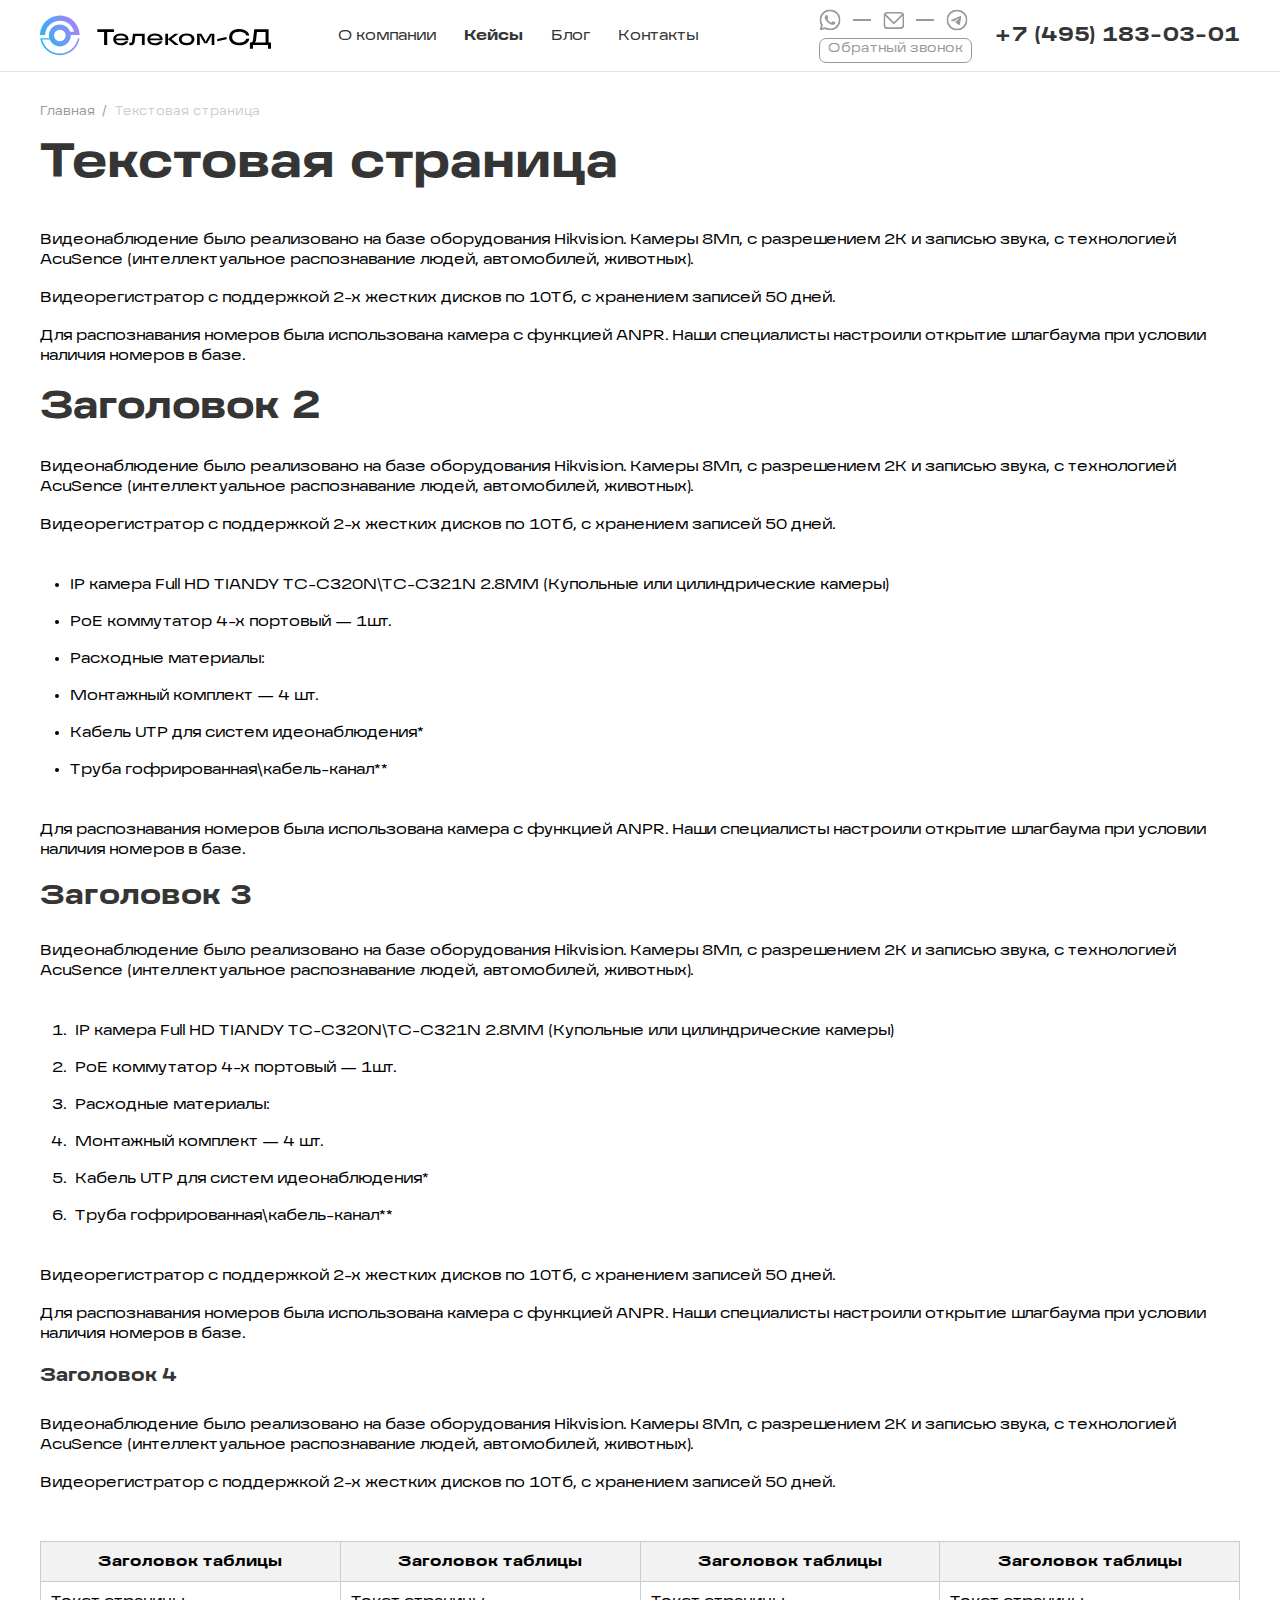
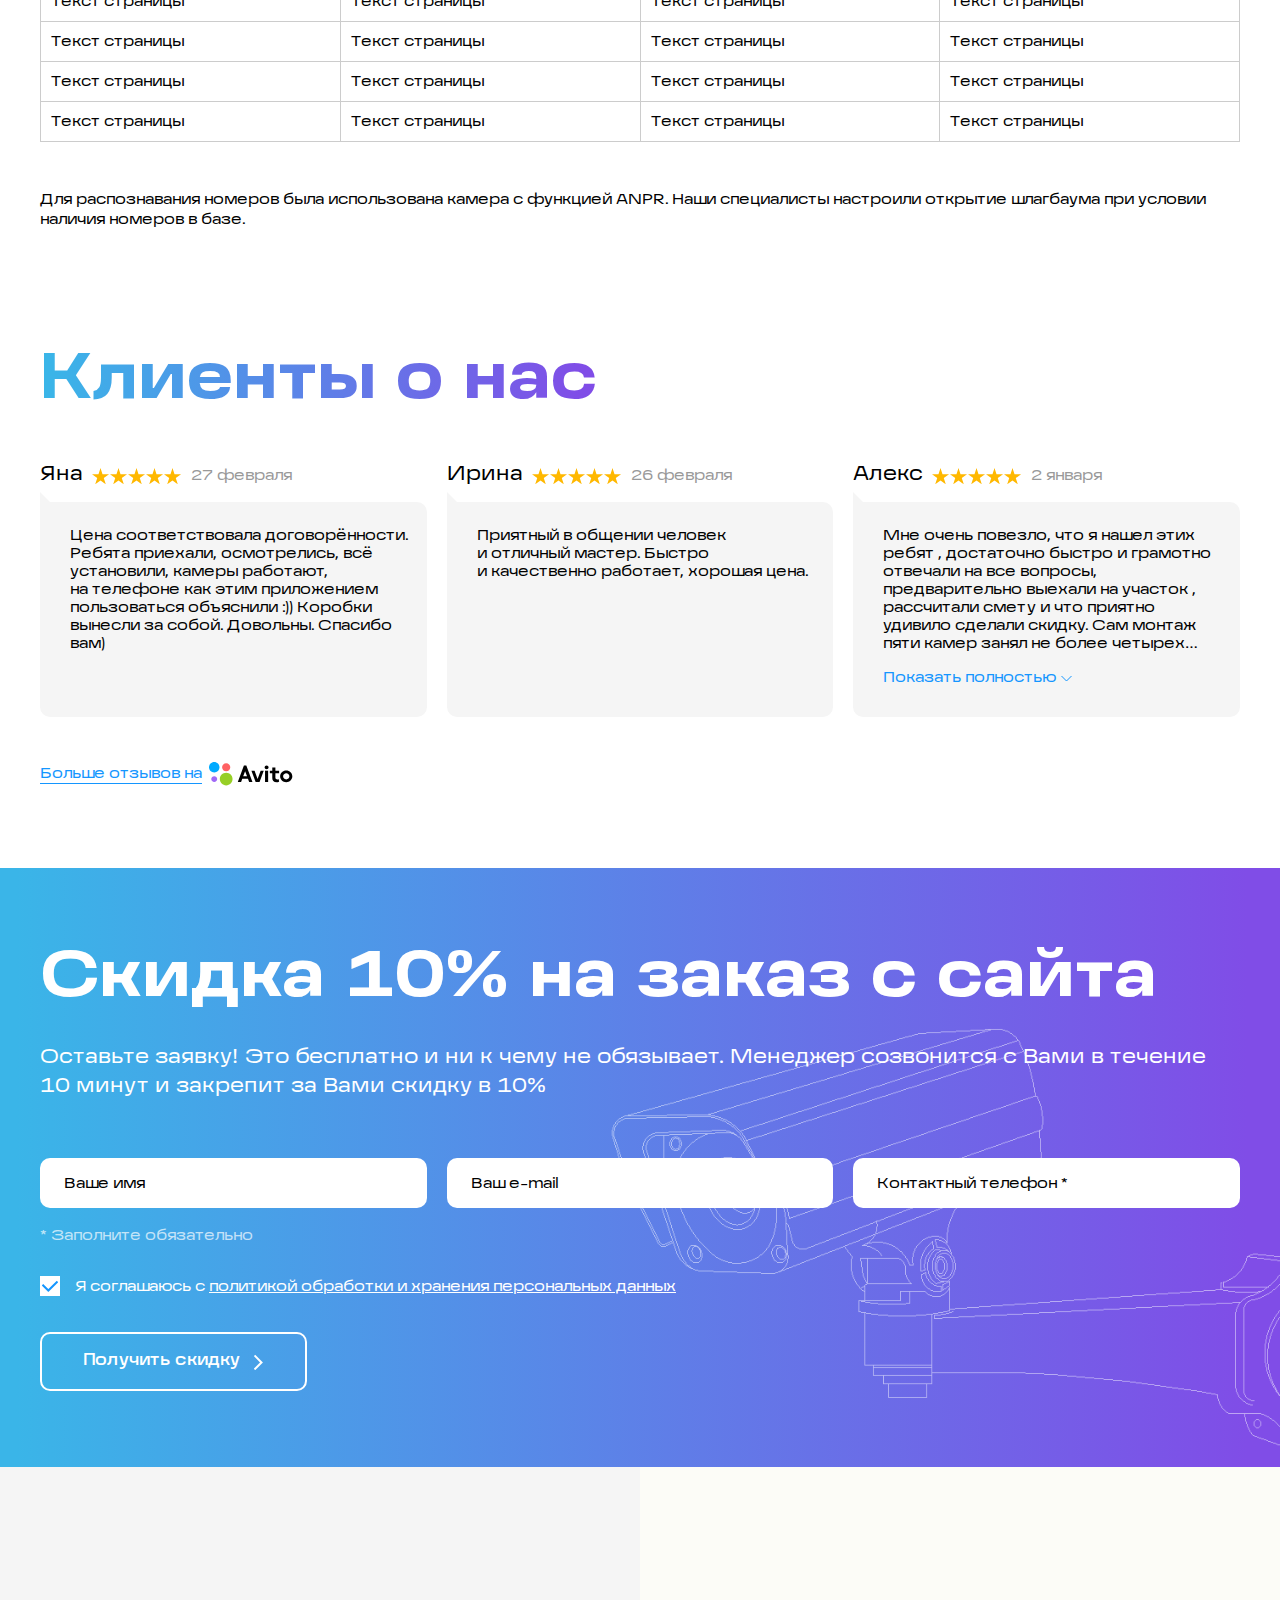
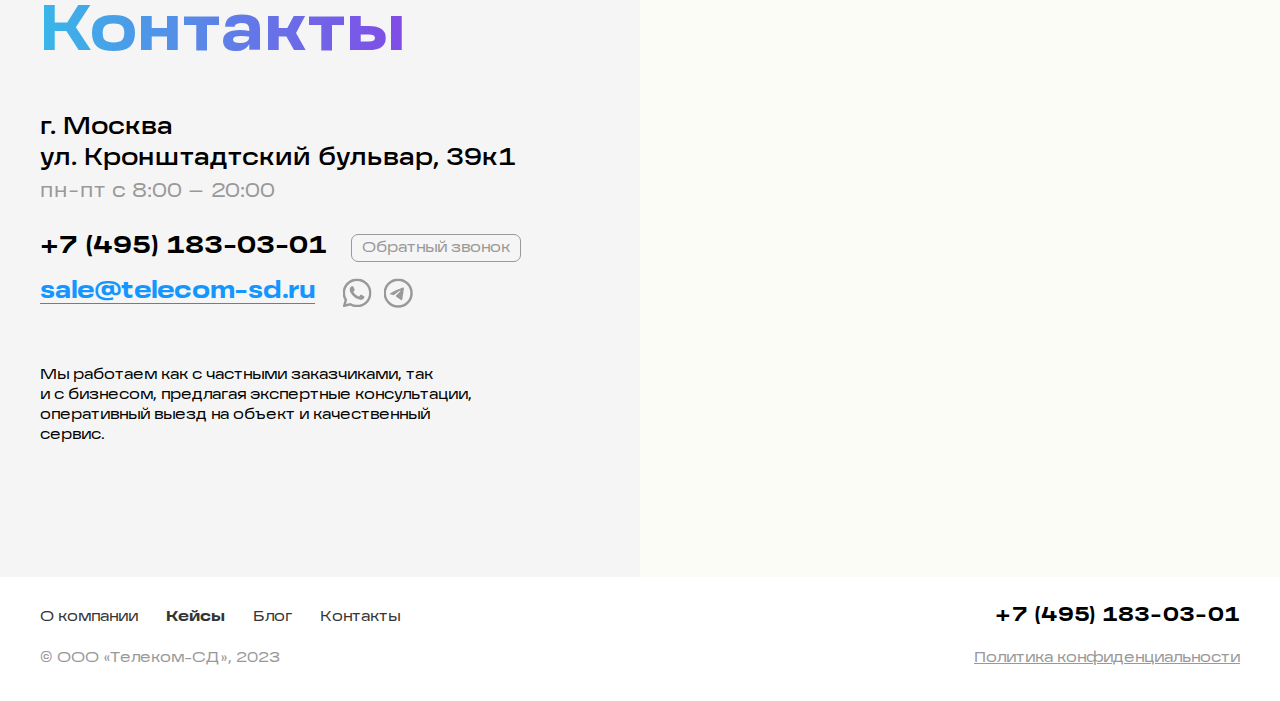
<file: index9.html>
<!DOCTYPE html>
<html lang="ru"> 
<head>
	<meta http-equiv="Content-Type" content="text/html; charset=utf-8"> 
	<title>Текстовая страница</title> 
	<meta name="description" content=""> 
	<meta name="keywords" content="">
	<link rel="icon" type="image/png" href="favicon.png">
	<meta name="viewport" content="width=device-width, initial-scale=1.0">
    <link rel="stylesheet" href="css/slick-theme.css">
    <link rel="stylesheet" href="css/jquery.fancybox.css">
    <link rel="stylesheet" href="template_styles.css?18987777895">
	<script src="js/jquery.min.js"></script>
    <script src="https://api-maps.yandex.ru/2.1/?lang=ru_RU&amp;apikey=f5b2c135-d598-4f73-a326-daaf0a564f30"></script>
    <script src="js/jquery.fancybox.min.js"></script>
	<script src="js/slick.min.js"></script>
	<script src="js/script.js?255858876987485"></script>
</head>
<body>
<div class="wr-site">
	<div class="main">
    	<div class="rsp"></div>
    	<div class="wr-header">
        	<header>
                <div class="menu-tt">
                    <a class="menu-but" href="#"><span></span></a>
                </div> 
            	<div class="logo"><a href="/"><img src="images/logo.svg" alt=""></a></div>
                <div class="menu-top">
                	<ul>
                        <li><a href="#">О компании</a></li>
                        <li><a href="#"><b>Кейсы</b></a></li>
                        <li><a href="#">Блог</a></li>
                        <li><a href="#">Контакты</a></li>
                    </ul>
                </div>
                <div class="header-right">
                	<div class="callback-h">
                    	<div class="soc-h">
                        	<ul>
                            	<li class="item1"><a target="_blank" href="#"></a></li>
                                <li class="item2"><a href="#"></a></li>
                                <li class="item3"><a target="_blank" href="#"></a></li>
                            </ul>
                        </div>
                        <div class="but-callback"><a href="#">Обратный звонок</a></div>
                    </div>
                    <div class="phone-h"><a href="tel:+74951830301">+7 (495) 183-03-01</a></div>
                </div>
            </header>
        </div>
        
        <div class="content">
            <div class="breadcrumbs">
            	<ul>
                    <li><a href="/">Главная</a></li>  
                    <li>Текстовая страница</li>
                </ul>
            </div>
            
            <h1>Текстовая страница</h1>
            
            <p>Видеонаблюдение было реализовано на базе оборудования Hikvision. Камеры 8Мп, с разрешением 2К и записью звука, с технологией AcuSence (интеллектуальное распознавание людей, автомобилей, животных).</p>
            <p>Видеорегистратор с поддержкой 2-х жестких дисков по 10Тб, с хранением записей 50 дней.</p>
            <p>Для распознавания номеров была использована камера с функцией ANPR. Наши специалисты настроили открытие шлагбаума при условии наличия номеров в базе.</p>
            
            <h2>Заголовок 2</h2>
            <p>Видеонаблюдение было реализовано на базе оборудования Hikvision. Камеры 8Мп, с разрешением 2К и записью звука, с технологией AcuSence (интеллектуальное распознавание людей, автомобилей, животных).</p>
            <p>Видеорегистратор с поддержкой 2-х жестких дисков по 10Тб, с хранением записей 50 дней.</p>
            <ul>
                <li>IP 	камера Full HD 	TIANDY TC-C320N\TC-C321N 	2.8MM (Купольные или 	цилиндрические камеры)</li>
                <li>РoЕ коммутатор 4-х 	портовый&nbsp;— 1шт.</li>
                <li>Расходные материалы:</li>
                <li>Монтажный комплект 	— 4&nbsp;шт.</li>
                <li>Кабель UTP 	для систем идеонаблюдения*</li>
                <li>Труба 	гофрированная\кабель-канал**</li>
            </ul>
            <p>Для распознавания номеров была использована камера с функцией ANPR. Наши специалисты настроили открытие шлагбаума при условии наличия номеров в базе.</p>
            
            <h3>Заголовок 3</h3>
            <p>Видеонаблюдение было реализовано на базе оборудования Hikvision. Камеры 8Мп, с разрешением 2К и записью звука, с технологией AcuSence (интеллектуальное распознавание людей, автомобилей, животных).</p>
            <ol>
                <li>IP 	камера Full HD 	TIANDY TC-C320N\TC-C321N 	2.8MM (Купольные или 	цилиндрические камеры)</li>
                <li>РoЕ коммутатор 4-х 	портовый&nbsp;— 1шт.</li>
                <li>Расходные материалы:</li>
                <li>Монтажный комплект 	— 4&nbsp;шт.</li>
                <li>Кабель UTP 	для систем идеонаблюдения*</li>
                <li>Труба 	гофрированная\кабель-канал**</li>
            </ol>
            <p>Видеорегистратор с поддержкой 2-х жестких дисков по 10Тб, с хранением записей 50 дней.</p>
            <p>Для распознавания номеров была использована камера с функцией ANPR. Наши специалисты настроили открытие шлагбаума при условии наличия номеров в базе.</p>
            
            <h4>Заголовок 4</h4>
            <p>Видеонаблюдение было реализовано на базе оборудования Hikvision. Камеры 8Мп, с разрешением 2К и записью звука, с технологией AcuSence (интеллектуальное распознавание людей, автомобилей, животных).</p>
            <p>Видеорегистратор с поддержкой 2-х жестких дисков по 10Тб, с хранением записей 50 дней.</p>
            <div class="wr-table-mob">
                <table>
                  <tr>
                    <th>Заголовок таблицы</th>
                    <th>Заголовок таблицы</th>
                    <th>Заголовок таблицы</th>
                    <th>Заголовок таблицы</th>
                  </tr>
                  <tr>
                    <td>Текст страницы</td>
                    <td>Текст страницы</td>
                    <td>Текст страницы</td>
                    <td>Текст страницы</td>
                  </tr>
                  <tr>
                    <td>Текст страницы</td>
                    <td>Текст страницы</td>
                    <td>Текст страницы</td>
                    <td>Текст страницы</td>
                  </tr>
                  <tr>
                    <td>Текст страницы</td>
                    <td>Текст страницы</td>
                    <td>Текст страницы</td>
                    <td>Текст страницы</td>
                  </tr>
                  <tr>
                    <td>Текст страницы</td>
                    <td>Текст страницы</td>
                    <td>Текст страницы</td>
                    <td>Текст страницы</td>
                  </tr>
                </table>
            </div> 
            <p>Для распознавания номеров была использована камера с функцией ANPR. Наши специалисты настроили открытие шлагбаума при условии наличия номеров в базе.</p>
        </div>
        
        <div class="b-clients">
        	<div class="title"><i>Клиенты о&nbsp;нас</i></div>
            
            <div class="list-clients">
            	<div class="item-clients">
                	<div class="info-cl">
                    	<div class="name-client">Яна</div>
                        <ul class="rating">
                        	<li class="active"></li>
                            <li class="active"></li>
                            <li class="active"></li>
                            <li class="active"></li>
                            <li class="active"></li>
                        </ul>
                        <div class="date-clients">27 февраля</div>
                    </div>
                	<div class="in-clients">
                    	<p>Цена соответствовала договорённости. Ребята приехали, осмотрелись, всё установили, камеры работают, на&nbsp;телефоне как этим приложением пользоваться объяснили :)) Коробки вынесли за&nbsp;собой. Довольны. Спасибо вам)</p>
                    </div>
                </div>
                
            	<div class="item-clients">
                	<div class="info-cl">
                    	<div class="name-client">Ирина</div>
                        <ul class="rating">
                        	<li class="active"></li>
                            <li class="active"></li>
                            <li class="active"></li>
                            <li class="active"></li>
                            <li class="active"></li>
                        </ul>
                        <div class="date-clients">26 февраля</div>
                    </div>
                	<div class="in-clients">
                    	<p>Приятный в&nbsp;общении человек и&nbsp;отличный мастер. Быстро и&nbsp;качественно работает, хорошая цена.</p>
                    </div>
                </div>
                
            	<div class="item-clients">
                	<div class="info-cl">
                    	<div class="name-client">Алекс</div>
                        <ul class="rating">
                        	<li class="active"></li>
                            <li class="active"></li>
                            <li class="active"></li>
                            <li class="active"></li>
                            <li class="active"></li>
                        </ul>
                        <div class="date-clients">2 января</div>
                    </div>
                	<div class="in-clients">
                    	<p>Мне очень повезло, что я&nbsp;нашел этих ребят , достаточно быстро и&nbsp;грамотно отвечали на&nbsp;все вопросы, предварительно выехали на&nbsp;участок , рассчитали смету и&nbsp;что приятно удивило сделали скидку. Сам монтаж пяти камер занял не&nbsp;более четырех часов , ребята на&nbsp;монтаже были очень аккуратны, после работ все убрали , все настроили, что даже не&nbsp;осталось и&nbsp;вопросов. Спасибо им&nbsp;всем большое, кто принимал участие и&nbsp;воплотил все мои требования! Рекомендую</p>
                    	<div class="down-link"><a href="#"><span>Показать полностью</span><span>Скрыть</span></a></div>
                    </div>
                </div>
            </div>
            
            <div class="link-avito">
            	<a href="#"><i>Больше отзывов на</i> <img src="images/ico-avito.svg" alt=""></a>
            </div>
        </div>
        
        <div class="wr-form-callback">
            <div class="form-callback">
                <div class="title">Скидка&nbsp;10% на&nbsp;заказ с&nbsp;сайта</div>
                <div class="text-form-callback">Оставьте заявку! Это бесплатно и&nbsp;ни&nbsp;к&nbsp;чему не&nbsp;обязывает. Менеджер созвонится с&nbsp;Вами в&nbsp;течение 10&nbsp;минут и&nbsp;закрепит за&nbsp;Вами скидку в&nbsp;10%</div>
                <form>
                    <div class="fields-callback">
                        <div class="field-c"><input type="text" placeholder="Ваше имя"></div>
                        <div class="field-c"><input type="text" placeholder="Ваш e-mail"></div>
                        <div class="field-c"><input type="text" placeholder="Контактный телефон *"></div>
                    </div>
                    <div class="attent-form">* Заполните обязательно</div>
                    <div class="check-c">
                        <input id="check" checked type="checkbox">
                        <label for="check">Я&nbsp;соглашаюсь с&nbsp;<a target="_blank" href="#">политикой обработки и&nbsp;хранения персональных данных</a></label>
                    </div>
                    <div class="button"><button type="submit"><i>Получить скидку</i></button></div>
                </form>
            </div>
        </div>
        
        <div class="block-contacts">
        	<div class="contacts-left">
            	<div class="in-contacts-left">
                    <div class="title"><i>Контакты</i></div>
                    <div class="adress-c">г. Москва<br> ул. Кронштадтский бульвар, 39к1</div>
                    <div class="work-c">пн-пт с 8:00 – 20:00</div>
                    
                    <div class="line-c">
                        <div class="phone-c"><a href="tel:+74951830301">+7 (495) 183-03-01</a></div>
                        <div class="but-callback-c"><a href="#">Обратный звонок</a></div>
                    </div>
                    <div class="line-c">
                        <div class="mail-c"><a href="mailto:sale@telecom-sd.ru">sale@telecom-sd.ru</a></div>
                        <div class="soc-c">
                            <ul>
                                <li class="item1"><a href="#"></a></li>
                                <li class="item2"><a href="#"></a></li>
                            </ul>
                        </div>
                    </div>
                    <div class="text-c">Мы&nbsp;работаем как с&nbsp;частными заказчиками, так и&nbsp;с&nbsp;бизнесом, предлагая экспертные консультации, оперативный выезд на&nbsp;объект и&nbsp;качественный сервис.</div>
                </div>
            </div>
            
            <div class="contacts-right">
            	<div id="map" class="map-c"></div>
            </div>
        </div>
	</div><!--main-->
	
<!--*******************footer************************-->
	<footer>
		<div class="cont-f">
			<div class="footer-top">
            	<div class="menu-f">
                	<ul>
                        <li><a href="#">О компании</a></li>
                        <li><a href="#"><b>Кейсы</b></a></li>
                        <li><a href="#">Блог</a></li>
                        <li><a href="#">Контакты</a></li>
                    </ul>
                </div>
                
                <div class="phone-f"><a href="tel:+74951830301">+7 (495) 183-03-01</a></div>
            </div>
            
            <div class="footer-bot">
            	<div class="copy">&copy;&nbsp;ООО &laquo;Телеком-СД&raquo;, 2023</div>
                <div class="policy">
                	<ul>
						<li><a href="#">Политика конфиденциальности</a></li>
                    </ul>
                </div>
            </div>
		</div>
	</footer>
</div>
</body>
</html>
</file>
<file: template_styles.css>
﻿/*normalize style*/
/*! normalize.css v1.1.0 | MIT License | git.io/normalize */article,aside,details,figcaption,figure,footer,header,hgroup,main,nav,section,summary{display:block}audio,canvas,video{display:inline-block;*display:inline;*zoom:1}audio:not([controls]){display:none;height:0}[hidden]{display:none}html{font-size:100%;-webkit-text-size-adjust:100%;-ms-text-size-adjust:100%}html,button,input,select,textarea{font-family:sans-serif}body{margin:0}a:focus{outline:thin dotted}a:active,a:hover{outline:0}h1{font-size:2em;margin:.67em 0}h2{font-size:1.5em;margin:.83em 0}h3{font-size:1.17em;margin:1em 0}h4{font-size:1em;margin:1.33em 0}h5{font-size:.83em;margin:1.67em 0}h6{font-size:.67em;margin:2.33em 0}abbr[title]{border-bottom:1px dotted}b,strong{font-weight:bold}blockquote{margin:1em 40px}dfn{font-style:italic}hr{-moz-box-sizing:content-box;box-sizing:content-box;height:0}mark{background:#ff0;color:#000}p,pre{margin:1em 0}code,kbd,pre,samp{font-family:monospace,serif;_font-family:'courier new',monospace;font-size:1em}pre{white-space:pre;white-space:pre-wrap;word-wrap:break-word}q{quotes:none}q:before,q:after{content:'';content:none}small{font-size:80%}sub,sup{font-size:75%;line-height:0;position:relative;vertical-align:baseline}sup{top:-0.5em}sub{bottom:-0.25em}dl,menu,ol,ul{margin:1em 0}dd{margin:0 0 0 40px}menu,ol,ul{padding:0 0 0 40px}nav ul,nav ol{list-style:none;list-style-image:none}img{border:0;-ms-interpolation-mode:bicubic}svg:not(:root){overflow:hidden}figure{margin:0}form{margin:0}fieldset{border:1px solid #c0c0c0;margin:0 2px;padding:.35em .625em .75em}legend{border:0;padding:0;white-space:normal;*margin-left:-7px}button,input,select,textarea{font-size:100%;margin:0;vertical-align:baseline;*vertical-align:middle}button,input{line-height:normal}button,select{text-transform:none}button,html input[type="button"],input[type="reset"],input[type="submit"]{-webkit-appearance:button;cursor:pointer;*overflow:visible}button[disabled],html input[disabled]{cursor:default}input[type="checkbox"],input[type="radio"]{box-sizing:border-box;padding:0;*height:13px;*width:13px}input[type="search"]{-webkit-appearance:textfield;-moz-box-sizing:content-box;-webkit-box-sizing:content-box;box-sizing:content-box}input[type="search"]::-webkit-search-cancel-button,input[type="search"]::-webkit-search-decoration{-webkit-appearance:none}button::-moz-focus-inner,input::-moz-focus-inner{border:0;padding:0}textarea{overflow:auto;vertical-align:top}table{border-collapse:collapse;border-spacing:0}

/*fonts*/
@font-face{font-family:'Grandis Extended';src:local('Grandis Extended Regular'),local('Grandis-Extended-Regular'),url('fonts/GrandisExtended-Regular.woff2') format('woff2'),url('fonts/GrandisExtended-Regular.woff') format('woff'),url('fonts/GrandisExtended-Regular.ttf') format('truetype');font-weight:400;font-style:normal}
@font-face{font-family:'Grandis Extended';src:local('Grandis Extended Italic'),local('Grandis-Extended-Italic'),url('fonts/GrandisExtended-RegularItalic.woff2') format('woff2'),url('fonts/GrandisExtended-RegularItalic.woff') format('woff'),url('fonts/GrandisExtended-RegularItalic.ttf') format('truetype');font-weight:400;font-style:italic}
@font-face{font-family:'Grandis Extended';src:local('Grandis Extended Medium'),local('Grandis-Extended-Medium'),url('fonts/GrandisExtended-Medium.woff2') format('woff2'),url('fonts/GrandisExtended-Medium.woff') format('woff'),url('fonts/GrandisExtended-Medium.ttf') format('truetype');font-weight:500;font-style:normal}
@font-face{font-family:'Grandis Extended';src:local('Grandis Extended Bold'),local('Grandis-Extended-Bold'),url('fonts/GrandisExtended-Bold.woff2') format('woff2'),url('fonts/GrandisExtended-Bold.woff') format('woff'),url('fonts/GrandisExtended-Bold.ttf') format('truetype');font-weight:700;font-style:normal}
@font-face{font-family:'Grandis Extended';src:local('Grandis Extended Bold Italic'),local('Grandis-Extended-Bold-Italic'),url('fonts/GrandisExtended-BoldItalic.woff2') format('woff2'),url('fonts/GrandisExtended-BoldItalic.woff') format('woff'),url('fonts/GrandisExtended-BoldItalic.ttf') format('truetype');font-weight:700;font-style:italic}


/*styles*/
*{box-sizing:border-box}
a,img{outline:none!important}
img{border-style:none;border-width:0}
html,body{width:100%;height:100%}
body *{outline:none!important}
body{font-size:15px;color:#000;font-weight:400;margin:0;padding:0;font-family:'Grandis Extended'}

a{color:#1496FF;text-decoration: underline}
a:hover{text-decoration:none}

input, textarea, button{font-family:'Grandis Extended';}
img{height:auto;max-width:100%}

h1{font-size:48px;line-height:64px;font-weight:700;margin:0 0 34px 0;color:#353535;padding:0}
h2{font-size:38px;line-height:48px;font-weight:700;margin:0 0 25px 0;color:#353535;padding:0}
h3{font-size:28px;line-height:38px;font-weight:700;margin:0 0 25px 0;color:#353535;padding:0}
h4{font-size:18px;line-height:28px;font-weight:700;margin:0 0 25px 0;color:#353535;padding:0}

p{margin-bottom:18px;margin-top:18px;line-height:20px}

ul{margin:40px 0 40px 0;padding:0 0 0 30px}
ol{padding:0 0 0 30px;margin:40px 0 40px 0}
ul li{padding:0;margin:0 0 17px 0;line-height:20px}
ol li{padding:0 0 0 5px;margin:0 0 17px 0;line-height:20px;background:0 0}

table{border-collapse:collapse;width:100%;margin:30px 0 30px 0}
table th{padding:10px;border:1px solid #ccc;background:#f2f2f2}
table td{padding:10px;border:1px solid #ccc}
body:first-of-type input[type=text],body:first-of-type input[type=password]{line-height:normal}

.wr-header{position:fixed;top:0;left:0;width:100%;z-index:50;border-bottom:1px solid #0000001A;z-index:99}
.wr-header.fixed{}
.rsp{height:71px}
.main{position:relative;z-index:50}
.wr-site{display:flex;flex-direction:column;min-height:100%}
.main{overflow:hidden;min-width:300px;flex:1 0 auto}
header{max-width:1230px;padding:0 15px 0 15px;min-height:71px;margin:0 auto;display:flex;align-items:center}
.wr-header{position:fixed;top:0;left:0;width:100%;background:#fff}
.logo{margin:0 67px 0 0}
.logo img{display:block}
.menu-top ul{display:flex;flex-wrap:wrap;list-style-type:none;margin:0 0 0 -28px;padding:0}
.menu-top ul li{position:relative;margin:0 0 0 28px;padding:0;line-height:normal;font-size:15px;line-height:normal;background:0 0}
.menu-top ul li a,.menu-top ul li span{position:relative;color:#353535;text-decoration:none;min-height:70px;display:flex;align-items:center}
.menu-top ul li a:after,.menu-top ul li span:after{position:absolute;bottom:0;left:0;content:'';display:none;width:100%;height:3px;background:#1496ff}
.menu-top ul li a:hover:after{display:block}
.menu-top ul li span:after{display:block}
.header-right{margin-left:auto;display:flex;align-items:center}
.soc-h{margin:0 0 7px 0}
.soc-h ul{margin:0 0 0 -12px;padding:0;list-style-type:none;display:flex;align-items:center}
.soc-h ul li{position:relative;background:0 0;margin:0 0 0 12px;padding:0 0 0 30px;line-height:normal}
.soc-h ul li:before{position:absolute;top:50%;transform:translateY(-50%);left:0;content:'';display:block;width:18px;height:2px;background:#999}
.soc-h ul li:first-child:before{display:none}
.soc-h ul li:first-child{padding-left:0}
.soc-h ul li a{display:block}
.soc-h ul li:hover{opacity:.8}
.soc-h ul li.item1 a{background:url(images/sprite.svg) -263px -190px no-repeat;width:22px;height:21px}
.soc-h ul li.item2 a{background:url(images/sprite.svg) -324px -190px no-repeat;width:21px;height:18px}
.soc-h ul li.item3 a{background:url(images/sprite.svg) 0px -260px no-repeat;width:22px;height:22px}
.but-callback{font-size:13px;line-height:20px;white-space:nowrap}
.but-callback a{color:#999;display:inline-flex;align-items:center;justify-content:center;text-align:center;border-radius:7px;text-decoration:none;border:1px solid #999;padding:0 8px 2px 8px;min-height:25px}
.but-callback a:hover{color:#fff;background:#1496ff;border-color:#1496ff}
.phone-h{font-size:20px;line-height:normal;font-weight:700;margin:0 0 0 23px;white-space:nowrap}
.phone-h a{text-decoration:none;color:#353535}
.main-slider{position:relative;max-height:697px;overflow:hidden;margin:0 0 20px 0;background:#f5f5f5;z-index:70;margin-top:0}
.main-slider .slide{position:relative}
.img-main-slider{display:flex;align-items:center;height:697px}
.img-main-slider picture{min-width:100%;position:absolute;left:50%;transform:translateX(-50%)}
.img-main-slider img{display:block;min-width:100%;max-width:none}
.desc-main-slider{position:absolute;top:0;left:0;z-index:70;width:100%;height:100%;display:flex;align-items:center}
.in-desc-main-slider{max-width:1230px;width:100%;color:#fff;padding:0 15px 0 15px;margin:0 auto}
.tit-main-slider{margin:0 0 30px 0;font-size:48px;line-height:64px;max-width:1098px;font-weight:700;color:#fff}
.text-main-slider{margin:0 0 40px 0;max-width:845px;font-size:20px;line-height:30px;font-weight:500}
.button{font-size:16px;font-weight:500}
.button a{position:relative;display:inline-flex;align-items:center;padding:0 41px 2px 41px;border-radius:10px;justify-content:center;min-height:57px;background:linear-gradient(90deg,#3ab5e8 1.27%,#804de7 97.45%);color:#fff;text-decoration:none}
.button a i:before{position:absolute;right:0;top:50%;transform:translateY(-50%);content:'';display:block;width:10px;height:16px;background:url(images/sprite.svg) -101px 0 no-repeat}
.button a i{position:relative;display:inline-block;padding:0 24px 0 0;font-style:normal}
.button a:hover{opacity:.9}
.main-functions{max-width:1440px;padding:0 15px 0 15px;margin:0 auto 20px auto}
.list-func-main{display:flex;flex-wrap:wrap;margin:-20px 0 0 -20px}
.item-functions{position:relative;width:calc(33.333% - 20px);margin:20px 0 0 20px;border-radius:10px;overflow:hidden}
.item-functions:first-child{width:calc(66.66% - 20px)}
.in-functions a{color:#fff;text-decoration:none}
.black a{color:#000;text-decoration:none}
.img-functions{position:relative;border-radius:10px;overflow:hidden}
.img-functions:before{content:'';display:block;position:absolute;top:0;left:0;z-index:20;background:linear-gradient(180deg,rgba(0,0,0,0) 0,rgba(0,0,0,.5) 100%);width:100%;height:100%}
.black .img-functions:before{background:linear-gradient(180deg,rgba(255,255,255,0) 0,rgba(255,255,255,.7) 100%)}
.img-functions img{display:block;width:100%;border-radius:10px;transition:transform .2s ease}
.item-functions:hover .img-functions img{transform:scale(1.05)}
.desc-function{position:absolute;bottom:0;left:0;z-index:20;width:100%;padding:23px}
.tit-function{font-size:20px;line-height:24px;font-weight:700;margin:0 0 15px 0}
.desc-function p{font-size:15px;line-height:20px;margin:0;padding:0}
.item-functions:first-child .desc-function p{max-width:726px}
.b-numbers{position:relative;align-items:center;display:flex;z-index:50;max-width:1230px;padding:57px 15px 56px 15px;margin:0 auto}
.b-numbers:before{content:'';display:block;position:absolute;top:0;left:50%;width:100vw;height:100%;z-index:-1;background:#f5f5f5;margin:0 0 0 -50vw}
.left-numbers{width:508px;min-width:508px;margin:0 90px 0 0}
.title{font-size:64px;line-height:68px;margin:0 0 24px 0;font-weight:700}
.title i{font-style:normal;display:inline-block;background:linear-gradient(90deg,#3ab5e8 1.27%,#804de7 97.45%);-webkit-background-clip:text;-webkit-text-fill-color:transparent;background-clip:text;color:transparent}
.title h2{font-size:64px;line-height:68px;font-weight:700;padding:0;padding:0}
.list-numbers{display:flex;flex-wrap:wrap;margin:-12px 0 0 -15px}
.item-numbers{width:calc(50% - 15px);margin:12px 0 0 15px}
.item-numbers i{font-style:normal;font-size:36px;margin:0 0 8px 0;font-weight:700;color:#1496ff}
.item-numbers p{font-size:16px;line-height:20px;margin:0;padding:0}
.b-task{max-width:1230px;padding:56px 15px 68px 15px;margin:0 auto}
.b-task .title{max-width:800px;margin:0 0 60px 0}
.slider-task{position:relative;margin:0 -10px 0 -10px}
.slider-task .slide{padding:0 10px 0 10px}
.slider-task .slick-list{overflow:visible}
.ico-task{margin:0 0 16px 0;min-height:48px;display:flex;align-items:center}
.ico-task img{display:block;max-width:100%}
.tit-task{font-size:20px;font-weight:700;margin:0 0 15px 0;color:#353535}
.in-slide-task p{font-size:15px;line-height:20px}
.b-task .nav-slider{margin-top:20px}
.slider-task:before{position:absolute;top:0;width:5000px;z-index:50;opacity:1;pointer-events:none;transition:.1s;background:#fff;content:'';display:block;height:150%;right:calc(100% + 10px)}
.slider-task.active:before{opacity:0}
.b-work{position:relative;z-index:50;max-width:1230px;padding:60px 15px 81px 15px;margin:0 auto}
.b-work:before{content:'';display:block;position:absolute;top:0;left:50%;width:100vw;height:100%;z-index:-1;background:#f5f5f5;margin:0 0 0 -50vw}
.list-work{display:flex;margin:20px 0 0 -20px}
.item-work{margin:20px 0 0 20px;width:calc(25% - 20px)}
.num-work{font-size:64px;line-height:64px;margin:0 0 18px 0;font-weight:700;color:#00000024}
.num-work i{position:relative;display:inline-block;font-style:normal}
.num-work i:before{position:absolute;top:50%;left:100%;transform:translateY(-50%);margin:0 0 0 28px;content:'';display:block;width:144px;height:16px;background:url(images/arrow-work.svg) right 0 no-repeat}
.item-work:last-child .num-work i:before{display:none}
.tit-work{margin:0 0 16px 0;font-size:20px;line-height:24px;font-weight:700;color:#353535}
.item-work p{font-size:15px;line-height:20px;color:#000;margin:0 0 25px 0;padding:0}
.phone-work{font-size:20px;font-weight:700;line-height:24px;margin:0 0 18px 0}
.phone-work a{color:#1496ff;text-decoration:none}
.whatsapp{font-size:15px;line-height:20px}
.whatsapp a{position:relative;display:inline-block;color:#2ea649;text-decoration:none;padding:0 0 0 36px}
.whatsapp a:before{position:absolute;top:-5px;left:0;content:'';display:block;background:url(images/sprite.svg) -56px -190px no-repeat;width:29px;height:29px}
.whatsapp a:hover{text-decoration:underline}
.b-parts{max-width:1230px;padding:145px 15px 144px 15px;margin:0 auto}
.b-parts .title{margin:0 0 27px 0}
.text-parts{font-size:20px;line-height:29px;margin:0 0 60px 0}
.list-parts{display:flex;align-items:center;flex-wrap:wrap}
.item-parts{width:20%;padding:0 10px 0 10px}
.item-parts p{margin:0;padding:0;line-height:normal}
.item-parts img{display:block;margin:0 auto;max-width:85%}
.b-keys{position:relative;z-index:50;max-width:1230px;padding:61px 15px 141px 15px;margin:0 auto}
.b-keys:before{content:'';display:block;position:absolute;top:0;left:50%;width:100vw;height:100%;z-index:-1;background:#f5f5f5;margin:0 0 0 -50vw}
.b-keys .title{margin:0 0 25px 0}
.text-keys{font-size:20px;line-height:29px;margin:0 0 57px 0}
.wr-slider-keys{position:relative}
.body-keys{position:relative;display:flex;align-items:center;background:#fff;border-radius:10px}
.img-keys{width:488px;min-width:488px;overflow:hidden;border-radius:10px 0 0 10px}
.img-keys img{display:block;max-width:100%;border-radius:10px 0 0 10px}
.desc-keys{padding:60px 50px 60px 20px}
.tit-keys{font-size:20px;line-height:24px;color:#353535;font-weight:700}
.more-keys{position:absolute;bottom:32px;right:38px;font-size:15px}
.more-keys a{position:relative;display:inline-block;padding:0 12px 0 0;text-decoration:none}
.more-keys a:before{position:absolute;top:50%;right:0;transition:.2s;transform:translateY(-49%);content:'';display:block;background:url(images/sprite.svg) -255px -5px no-repeat;width:7px;height:11px}
.more-keys a:hover{text-decoration:underline}
.nav-slider{display:flex;justify-content:center;align-items:center;background:#1496ff;margin:0 auto;width:140px;border-radius:5px;height:42px}
.slider-prev{position:relative;width:40px;height:100%;cursor:pointer}
.slider-prev:before{content:'';display:block;position:absolute;top:50%;left:50%;transform:translate(-50%,-50%);width:11px;height:18px;background:url(images/sprite.svg) -1px -56px no-repeat}
.count-slider{width:60px;text-align:center;font-size:20px;line-height:20px;color:#fff}
.slider-next{position:relative;width:40px;height:100%;cursor:pointer}
.slider-next:before{content:'';display:block;position:absolute;top:50%;left:50%;transform:translate(-50%,-50%) rotate(180deg);width:11px;height:18px;background:url(images/sprite.svg) -1px -56px no-repeat}
.wr-slider-keys .nav-slider{position:absolute;bottom:-30px;left:50%;transform:translateX(-50%);z-index:80}
.b-clients{max-width:1230px;padding:71px 15px 82px 15px;margin:0 auto}
.b-clients .title{margin:0 0 46px 0}
.list-clients{display:flex;margin:0 -10px 0 -10px}
.item-clients{padding:0 10px 0 10px;width:33.333%}
.info-cl{display:flex;flex-wrap:wrap;margin:0 0 12px 0;align-items:center}
.name-client{font-size:20px;line-height:29px;color:#000;margin:0 9px 0 0}
ul.rating{margin:0 9px 0 0;padding:0;list-style-type:none;display:flex}
ul.rating li{margin:0;padding:0;width:18px;height:17px;background:url(images/sprite.svg) -227px -129px no-repeat}
ul.rating li.active{background:url(images/sprite.svg) -285px -129px no-repeat}
.date-clients{font-size:15px;line-height:29px;color:#999}
.in-clients{position:relative;background:#f5f5f5;padding:25px 18px 23px 30px;min-height:215px;border-radius:0 10px 10px 10px}
.in-clients:before{content:'';display:block;position:absolute;top:-5px;transform:rotate(-90deg);left:-5px;content:'';width:0;height:0;border-left:10px solid transparent;border-right:10px solid transparent;border-top:10px solid #f5f5f5}
.in-clients p{font-size:15px;line-height:18px;margin:0;padding:0;display:box;box-orient:vertical;line-clamp:7;display:-webkit-box;-webkit-box-orient:vertical;overflow:hidden;-webkit-line-clamp:7}
.in-clients p.active{display:block!important}
.down-link{margin-top:15px;font-size:15px;line-height:normal}
.down-link a{position:relative;display:inline-block;text-decoration:none;padding:0 17px 0 0}
.down-link a:before{position:absolute;top:50%;right:0;transform:translateY(-50%);content:'';display:block;background:url(images/sprite.svg) -203px -9px no-repeat;width:12px;height:7px}
.down-link a.active:before{transform:translateY(-50%) rotate(180deg)}
.down-link a span:last-child{display:none}
.down-link a.active span:first-child{display:none}
.down-link a.active span:last-child{display:block}
.link-avito{margin:45px 0 0 0;font-size:15px;line-height:18px}
.link-avito a{text-decoration:none;display:flex;align-items:center}
.link-avito i{border-bottom:1px solid #1496ff;font-style:normal;margin:0 7px 0 0}
.link-avito a:hover i{border-color:transparent}
.link-avito img{display:block}
.wr-form-callback{position:relative;z-index:50;background:linear-gradient(90deg,#3ab5e8 1.27%,#804de7 97.45%);}
.form-callback{position:relative;z-index:50;max-width:1230px;padding:77px 15px 76px 15px;color:#fff;margin:0 auto}
.wr-form-callback:after{position:absolute;bottom:11px;right:-100px;content:'';z-index:-1;background:url(images/decor-callback.svg) no-repeat;width:848px;height:448px}
.form-callback .title{color:#fff;margin:0 0 31px 0}
.text-form-callback{font-size:20px;line-height:29px;margin:0 0 56px 0;max-width:1173px}
.fields-callback{display:flex;flex-wrap:wrap;margin:-20px 0 18px -20px}
.field-c{width:calc(33.33% - 20px);margin:20px 0 0 20px}
.field-c input{display:block;width:100%;height:50px;border-radius:10px;background:#fff;padding:0 23px 0 23px;outline:0;border:1px solid transparent;font-size:15px;line-height:20px;font-weight:400}
.field-c input::placeholder{color:#000}
.attent-form{margin:0 0 31px 0;font-size:15px;line-height:20px;color:rgba(255,255,255,.7)}
.check-c{position:relative;margin:0 0 35px 0}
.check-c input{position:absolute;width:1px;height:1px;opacity:0}
.check-c label{position:relative;padding:0 0 0 35px;cursor:pointer;display:inline-block;font-size:15px;line-height:20px;color:#fff}
.check-c label:before{position:absolute;top:-1px;left:0;content:'';display:block;width:20px;height:20px;background:#fff}
.check-c label:after{position:absolute;top:3px;left:2px;content:'';display:none;width:17px;height:12px;background:url(images/sprite.svg) -110px -129px no-repeat}
.check-c input:checked+label:after{display:block}
.check-c label a{color:#fff}
.button button{outline:0;cursor:pointer;height:59px;border:2px solid #fff;padding:0 41px 2px 41px;background:0 0;border-radius:10px;color:#fff;font-size:16px;font-weight:500}
.button button i{position:relative;display:inline-block;padding:0 24px 0 0;font-style:normal}
.button button i:before{position:absolute;right:0;top:50%;transform:translateY(-44%);content:'';display:block;width:10px;height:16px;background:url(images/sprite.svg) -101px 0 no-repeat}
.button button:hover{background:#fff;color:#000}
.button button:hover i:before{background:url(images/sprite.svg) -51px 0px no-repeat}
.block-contacts{position:relative;z-index:50;display:flex;align-items:center}
.block-contacts:before{content:'';display:block;position:absolute;top:0;left:50%;width:100vw;height:100%;z-index:-1;background:#f5f5f5;margin:0 0 0 -50vw}
.contacts-left{width:50%;display:flex;justify-content:flex-end}
.in-contacts-left{width:615px;padding:30px 50px 30px 15px}
.contacts-left .title{margin:0 0 46px 0}
.adress-c{font-size:24px;font-weight:500;line-height:normal;margin:0 0 3px 0;color:#000}
.work-c{margin:0 0 25px 0;font-size:20px;line-height:29px;color:#999}
.line-c{display:flex;align-items:center;margin:0 0 14px 0}
.phone-c{font-size:24px;line-height:normal;font-weight:700}
.phone-c a{text-decoration:none;color:#000}
.but-callback-c{font-size:15px;line-height:20px;margin:0 0 0 24px}
.but-callback-c a{color:#999;display:inline-flex;align-items:center;justify-content:center;text-align:center;border-radius:7px;text-decoration:none;border:1px solid #999;padding:0 10px 0 10px;min-height:28px}
.but-callback-c a:hover{border-color:#1496ff;background:#1496ff;color:#fff}
.mail-c{font-size:24px;line-height:normal;font-weight:700}
.mail-c a{position:relative;color:#1496ff;text-decoration:none}
.mail-c a:before{position:absolute;bottom:0;left:0;content:'';display:block;overflow:hidden;transition:.2s;width:100%;height:1px;background:#1496ff}
.mail-c a:hover:before{width:0}
.soc-c{margin:0 0 0 28px}
.soc-c ul{margin:0 0 0 -12px;padding:0;list-style-type:none;display:flex;align-items:center;flex-wrap:wrap}
.soc-c ul li{margin:0 0 0 12px;padding:0;background:0 0;line-height:normal}
.soc-c ul li a{display:block}
.soc-c ul li a:hover{opacity:.8}
.soc-c ul li.item1 a{background:url(images/sprite.svg) -125px -190px no-repeat;width:29px;height:29px}
.soc-c ul li.item2 a{background:url(images/sprite.svg) -194px -190px no-repeat;width:30px;height:30px}
.text-c{font-size:15px;line-height:20px;max-width:457px;color:#000;margin:57px 0 0 0}
.contacts-right{width:50%}
.map-c{min-height:710px;background:#fcfcf7}
footer{background:0 0;min-width:300px;flex:0 0 auto;width:100%;position:relative;min-width:300px;overflow:hidden;min-height:40px}
footer a{text-decoration:none}
.cont-f{position:relative;max-width:1230px;padding:26px 15px 31px 15px;margin:0 auto}
.footer-top{display:flex;align-items:center;margin:0 0 17px 0}
.menu-f ul{margin:0 0 0 -28px;padding:0;list-style-type:none;display:flex}
.menu-f ul li{margin:0 0 0 28px;padding:0;background:0 0;font-size:15px;line-height:normal}
.menu-f ul li a{color:#353535;text-decoration:none}
.menu-f ul li a:hover{color:#1496ff}
.menu-f ul li span{color:#1496ff}
.phone-f{margin-left:auto;font-size:20px;font-weight:700;line-height:normal;color:#000}
.phone-f a{color:#000;text-decoration:none}
.footer-bot{display:flex}
.copy{font-size:15px;line-height:24px;color:#999}
.policy{margin-left:auto}
.policy ul{margin:0;padding:0;list-style-type:none;display:flex}
.policy ul li{margin:0;padding:0;background:0 0;font-size:15px;line-height:24px;color:#999}
.policy ul li a{color:#999;text-decoration:underline}
.policy ul li a:hover{text-decoration:none}

@media screen and (max-width:1200px){
	.phone-h{font-size:14px}
	.logo{margin-right:40px;max-width:180px}
	.menu-top ul li{font-size:14px}
	.title{font-size:54px;line-height:54px}
	.desc-function{padding:20px}
	.tit-function{font-size:18px;line-height:22px}
	.desc-function p{font-size:14px;line-height:19px}
	.left-numbers{margin-right:40px;width:450px;min-width:450px}
	.num-work i:before{width:10vw;margin-left:2vw}
	.phone-work{font-size:18px;line-height:22px}
	.adress-c{font-size:20px}
	.phone-c{font-size:18px}
	.mail-c{font-size:18px}
}

@media screen and (max-width:999px){
	.wr-header{z-index:99}
	.logo{max-width:163px}
	.menu-top{position:absolute;top:100%;left:0;width:100%;display:none;background:#fff;border-top:1px solid #f5f5f5;box-shadow:0 3px 3px rgba(0,0,0,.05)}
	.menu-top ul{flex-direction:column}
	.menu-top ul li{border-bottom:1px solid #f5f5f5}
	.menu-top ul li a,.menu-top ul li span{min-height:50px;padding:0 15px 0 15px}
	.menu-top ul li span{background:#1496ff;color:#fff}
	.menu-top ul li span:after{display:none}
	.menu-top.active{display:block}
	.but-callback{display:none}
	.phone-h{margin-left:14px}
	.phone-h a{display:block;height:21px;width:0;overflow:hidden;padding-left:20px;background:url(images/sprite.svg) -167px -129px no-repeat}
	.soc-h{margin-bottom:0}
	.soc-h ul li:before{display:none}
	.soc-h ul li.item1 a{width:26px;height:26px;background:url(images/sprite.svg) -61px -260px no-repeat}
	.soc-h ul li.item3 a{width:26px;height:26px;background:url(images/sprite.svg) -126px -260px no-repeat}
	.soc-h ul li.item2{display:none}
	.soc-h ul{margin-left:-14px}
	.soc-h ul li{padding-left:0;margin-left:14px}
	.menu-tt{position:relative;background:0 0;margin:0 14px 0 0;width:27px;height:44px;border:none}
	.menu-tt a.menu-but:focus{outline:0}
	.menu-tt.active a.menu-but span::after,.menu-tt.active a.menu-but span::before{transition-delay:0s,0.2s}
	.menu-tt.active a.menu-but span::after{bottom:0;transform:rotate(-45deg)}
	.menu-tt.active a.menu-but span::before{top:0;transform:rotate(45deg)}
	.menu-tt.active a.menu-but span{background:0}
	.menu-tt a.menu-but span::after{transition-property:bottom,transform}
	.menu-tt a.menu-but span::before{transition-property:top,transform}
	.menu-tt a.menu-but span::after,.menu-tt a.menu-but span::before{transition-duration:.2s,.2s;transition-delay:.2s,0s}
	.menu-tt a.menu-but span::after{bottom:-10px}
	.menu-tt a.menu-but span::before{top:-10px}
	.menu-tt a.menu-but span{display:block;position:absolute;top:50%;margin-top:-2px;left:50%;margin-left:-13px;width:26px;height:3px;background:#1496ff;border-radius:0}
	.menu-tt a.menu-but span::before,a.menu-but span::after{position:absolute;display:block;left:50%;margin-left:-13px;width:26px;height:3px;background-color:#1496ff;content:"";border-radius:0}
	.menu-tt a.menu-but{display:block;width:27px;height:44px;padding:0;margin-top:0;z-index:95;padding:0;background:0;border-radius:0}
	.tit-main-slider{font-size:36px;line-height:48px}
	.item-functions{width:calc(50% - 20px)}
	.item-functions:first-child{width:calc(50% - 20px)}
	.img-main-slider{height:590px}
	.slick-dots{bottom:30px}
	.item-functions:first-child{border:1px solid #f5f5f5;border-radius:10px;overflow:hidden}
	.item-functions:first-child:before{content:'';display:block;height:100%;position:absolute;left:0;bottom:0;z-index:5;width:100%;background:linear-gradient(to bottom,rgba(255,255,255,0) 0,#fff 41%,#fff 52%)}
	.b-numbers{flex-direction:column}
	.left-numbers{width:100%;min-width:100%;margin-right:0}
	.title{margin-bottom:35px!important;font-size:32px;line-height:42px}
	.list-work{flex-wrap:wrap;margin-top:-40px}
	.item-work{margin-top:40px;width:calc(50% - 20px)}
	.num-work i:before{display:none}
	.b-clients,.b-keys,.b-numbers,.b-parts,.b-work,.form-callback{padding-top:70px;padding-bottom:70px}
	.img-keys{width:50%;min-width:50%}
	.desc-keys{padding-right:30px}
	.tit-keys{font-size:18px}
	.tit-keys br{display:none}
	.more-keys{bottom:20px;right:30px}
	.list-clients{margin:0;flex-wrap:wrap}
	.item-clients{width:100%;padding-left:0;padding-right:0;margin-bottom:25px}
	.item-clients:last-child{margin-bottom:0}
	.form-callback .title{margin-bottom:20px!important}
	.text-form-callback{font-size:16px;line-height:24px;margin-bottom:30px}
	.map-c{min-height:570px}
	.adress-c{font-size:16px}
	.line-c{flex-wrap:wrap}
	.phone-c{width:100%;margin:0 0 15px 0}
	.but-callback-c{margin-left:0}
	.text-c{margin-top:30px}
	.in-clients{min-height:1px}
	.text-keys,.text-parts{font-size:18px;line-height:27px;margin-bottom:30px}
	.menu-top ul li a:after, .menu-top ul li span:after{height:1px}
	.slick-dots{padding-left:15px;padding-right:15px}
	.wr-form-callback:after{position:absolute;bottom:11px;top:auto;right:-100px;content:'';z-index:-1;background:url(images/decor-callback.svg) no-repeat;width:90%;height:50vw;background-size:100% auto}
}

@media screen and (max-width:767px){
	.tit-main-slider{font-size:24px;line-height:32px;margin-bottom:25px}
	.text-main-slider{font-size:16px;line-height:21px;margin-bottom:55px}
	.item-functions:first-child{width:calc(100% - 20px)}
	.item-functions{width:calc(100% - 20px)}
	.img-functions{min-height:78vw}
	.main-slider .button{text-align:center}
	.slick-dots{bottom:20px}
	.item-numbers p{font-size:14px;line-height:18px}
	.item-numbers i{font-size:32px}
	.list-numbers{margin-top:-25px}
	.item-numbers{margin-top:25px}
	.item-work{width:calc(100% - 20px)}
	.item-work p:last-child{margin-bottom:0}
	.text-keys,.text-parts{font-size:16px;line-height:24px}
	.list-parts{margin-top:-35px}
	.item-parts{width:50%;margin-top:35px}
	.body-keys{flex-direction:column}
	.img-keys{width:100%;min-width:100%}
	.desc-keys{padding:30px 20px 70px 20px}
	.img-keys,.img-keys img{border-radius:10px 10px 0 0}
	.tit-keys{font-size:16px;line-height:22px}
	.more-keys{bottom:20px}
	.desc-keys .more-keys{bottom:40px}
	.field-c{width:calc(100% - 20px)}
	.check-c label{font-size:14px}
	.button button{width:100%}
	.block-contacts{flex-direction:column}
	.contacts-left{width:100%}
	.contacts-right{width:100%}
	.map-c{min-height:250px}
	.in-contacts-left{padding-right:15px}
	.menu-f{display:none}
	.footer-top{justify-content:center}
	.phone-f{margin-left:0}
	.footer-bot{flex-direction:column;align-items:center}
	.copy{margin-bottom:15px}
	.policy{margin-left:0}
	.wr-form-callback:after{bottom:auto;top:20px}
}

@media screen and (max-width:480px){
	.img-main-slider{ height:auto}
	.img-main-slider picture{ position:relative; left:auto; transform:none}
	.text-main-slider{margin-bottom:35px}
	.slick-dots{height:3px}
	.ico-task{justify-content:center}
	.in-slide-task{text-align:center}
}

/*blog*/
.content{max-width:1230px;padding:34px 15px 99px 15px;margin:0 auto}
.breadcrumbs{margin:0 0 12px 0}
.breadcrumbs ul{list-style-type:none;margin:-7px 0 0 -7px;padding:0;display:flex;flex-wrap:wrap}
.breadcrumbs ul li{position:relative;margin:7px 0 0 7px;padding:0 0 0 13px;background:0 0;font-size:12px;line-height:15px;color:#99999980}
.breadcrumbs ul li:before{position:absolute;top:0;left:0;content:'/';display:block;color:#999}
.breadcrumbs ul li:first-child:before{display:none}
.breadcrumbs ul li:first-child{padding-left:0}
.breadcrumbs ul li a{color:#999;text-decoration:none}
.breadcrumbs ul li a:hover{text-decoration:underline}
.content h1{font-size:48px;line-height:64px;font-weight:700;margin:0 0 34px 0;color:#353535}
.list-blogs{display:flex;flex-wrap:wrap;margin:-60px 0 0 -20px}
.item-blog{position:relative;width:calc(33.333% - 20px);margin:60px 0 0 20px}
.item-blog>a{display:block;position:absolute;top:0;left:0;z-index:5;width:100%;height:100%}
.img-item-blog{margin:0 0 21px 0;border-radius:10px;overflow:hidden}
.img-item-blog img{display:block;max-width:100%;border-radius:10px}
.tit-item-blog{margin:0 0 15px 0;font-size:20px;line-height:24px;font-weight:700}
.tit-item-blog a{text-decoration:none;color:#000}
.item-blog:hover .tit-item-blog{color:#1496FF}
.item-blog p{margin:0 0 26px 0;font-size:15px;line-height:20px;color:#353535;padding:0;display:box;box-orient:vertical;line-clamp:4;display:-webkit-box;-webkit-box-orient:vertical;overflow:hidden;-webkit-line-clamp:4}
.func-blog{display:flex;font-size:15px;line-height:18px;color:#999}
.date-blog{position:relative;margin:0 15px 0 0;padding:0 0 0 20px}
.date-blog:before{position:absolute;top:1px;left:0;content:'';display:block;width:14px;height:15px;background:url(images/sprite.svg) -262px -56px no-repeat}
.time-bog{position:relative;margin:0 15px 0 0;padding:0 0 0 20px}
.time-bog:before{position:absolute;top:1px;left:0;content:'';display:block;width:15px;height:15px;background:url(images/sprite.svg) 0px -129px no-repeat}
.like-blog{position:relative;margin:0 15px 0 0;padding:0 0 0 20px}
.like-blog:before{position:absolute;top:-1px;left:0;content:'';display:block;width:14px;height:19px;background:url(images/sprite.svg) -55px -129px no-repeat}
.panel-navigation{display:flex;margin:76px 0 0 0}
.pages{margin-right:20px}
.pages ul{list-style-type:none;margin:-10px 0 0 -10px;padding:0;display:flex}
.pages ul li{margin:10px 0 0 10px;padding:0;font-size:20px;font-weight:500;line-height:normal;background:0 0}
.pages ul li a,.pages ul li span{display:flex;width:50px;height:50px;align-items:center;text-decoration:none;color:#353535;background:#f6f6f6;border-radius:10px;justify-content:center;text-align:center}
.pages ul li span{color:#353535;background:#999}
.pages ul li.ellipsis a{background:0 0}
.arrow-nav{margin-left:auto;display:inline-flex;background:#f6f6f6;border-radius:10px;height:50px}
.prev-page a{position:relative;display:flex;align-items:center;justify-content:center;width:45px;height:50px;border-radius:10px 0 0 10px}
.prev-page a:before{position:absolute;top:50%;left:50%;margin:-8px 0 0 -6px;content:'';display:block;background:url(images/sprite.svg) -52px -56px no-repeat;width:10px;height:16px}
.next-page a{position:relative;display:flex;align-items:center;justify-content:center;width:45px;height:50px;border-radius:0 10px 10px 0}
.next-page a:before{position:absolute;top:50%;left:50%;margin:-7px 0 0 -4px;content:'';display:block;transform:rotate(180deg);background:url(images/sprite.svg) -52px -56px no-repeat;width:10px;height:16px}
.prev-page a:hover{background:#1496ff}
.prev-page a:hover:before{background:url(images/sprite.svg) -102px -56px no-repeat}
.next-page a:hover{background:#1496ff}
.next-page a:hover:before{background:url(images/sprite.svg) -102px -56px no-repeat}
.disabled{opacity:.5;pointer-events:none}

@media screen and (max-width:1200px){
	.content h1,h1{font-size:42px;line-height:52px}
	h2{font-size:32px;line-height:42px;margin:0 0 25px 0}
	h3{font-size:24px;line-height:34px;margin:0 0 25px 0}
	h4{font-size:18px;line-height:28px;margin:0 0 25px 0}
}

@media screen and (max-width:999px){
	.item-blog{width:calc(50% - 20px)}
	.panel-navigation{margin-top:40px}
	.pages ul li{font-size:16px}
	.pages ul li a,.pages ul li span{width:35px;height:35px}
	.arrow-nav,.next-page a,.prev-page a{height:35px}
	.next-page a,.prev-page a{width:35px}
	.content{padding-bottom:60px}
	.content h1,h1{font-size:32px;line-height:42px}
	.tit-item-blog{font-size:18px;line-height:22px}
	.func-blog{font-size:13px}
	h2{font-size:28px;line-height:38px;margin:0 0 25px 0}
	h3{font-size:21px;line-height:31px;margin:0 0 25px 0}
	h4{font-size:18px;line-height:28px;margin:0 0 25px 0}
}

@media screen and (max-width:767px){
	.item-blog{width:calc(100% - 20px);margin-top:40px}
	.list-blogs{margin-top:-40px}
	.panel-navigation{flex-direction:column;padding-top:0}
	.pages{margin-right:0}
	.pages ul{justify-content:center;margin-left:-5px}
	.pages ul li{margin-left:5px}
	.pages ul li a,.pages ul li span{width:25px;height:25px;border-radius:5px}
	.pages ul li{font-size:12px}
	.arrow-nav{margin-left:auto;margin-right:auto;margin-top:30px}
}

/*keys*/
.nav-tabs-keys{margin:0 0 45px 0}
.nav-tabs-keys ul{list-style-type:none;margin:-10px 0 0 -10px;padding:0;display:flex;flex-wrap:wrap}
.nav-tabs-keys ul li{margin:10px 0 0 10px;padding:0;font-size:15px;line-height:20px}
.nav-tabs-keys ul li a,.nav-tabs-keys ul li span{text-decoration:none;color:#1496ff;min-height:50px;text-align:center;justify-content:center;align-items:center;background:#f5f5f5;border-radius:5px;display:inline-flex;padding:0 18px 0 18px}
.nav-tabs-keys ul li span,.nav-tabs-keys ul li.active a{color:#fff;background:#1496ff}
.item-keys{margin:0 0 20px 0;display:flex;position:relative;background:#f5f5f5;border-radius:10px;overflow:hidden}
.item-keys:last-child{margin-bottom:0}
.img-list-keys{width:488px;min-width:488px;border-radius:10px 0 0 10px}
.img-list-keys img{display:block;width:100%;border-radius:10px 0 0 10px}
.desc-list-keys{position:relative;padding:60px 38px 60px 20px;display:flex;flex-direction:column;justify-content:center}
.tit-list-keys{margin:0 0 21px 0;font-size:20px;line-height:26px;font-weight:700}
.tit-list-keys a{color:#353535;text-decoration:none}
.desc-list-keys p{font-size:15px;line-height:19px;margin:0;padding:0}
.tabs-keys .panel-navigation,.tabs-keys+.panel-navigation{margin-top:34px}

@media screen and (max-width:999px){
	.item-keys{flex-direction:column}
	.img-list-keys{width:100%;min-width:100%}
	.img-list-keys,.img-list-keys img{border-radius:10px 10px 0 0}
	.desc-list-keys{padding-top:20px}
	.tit-list-keys{font-size:18px;line-height:24px;margin-bottom:15px}
	.list-keys{margin:-20px 0 0 -20px;display:flex;flex-wrap:wrap}
	.item-keys{width:calc(50% - 20px);margin:20px 0 0 20px}
}

@media screen and (max-width:767px){
	.item-keys{width:calc(100% - 20px)}
	.desc-list-keys{padding-right:20px}
	.more-keys{right:20px}
	.nav-tabs-keys{margin-right:0;overflow-x:auto;padding-left:15px;width:calc(100% + 30px);margin-left:-15px;margin-right:-15px;scrollbar-width:none;-ms-overflow-style:none}
	.nav-tabs-keys::-webkit-scrollbar{display:none}
	.nav-tabs-keys ul{margin-right:0;flex-wrap:nowrap}
	.nav-tabs-keys ul li{white-space:nowrap;margin-top:0}
	.nav-tabs-keys ul li:first-child{margin-left:0}
	.nav-tabs-keys ul li:last-child{padding-right:15px}
	.nav-tabs-keys ul{margin:0}
}

/*full blog*/
.panel-full-blog{display:flex;align-items:center;margin:0 0 48px 0}
.panel-full-blog .func-blog{margin:0 20px 0 0}
.share-blog{margin-left:auto}
.link-share a{display:block;background:url(images/sprite.svg) -1px -190px no-repeat;width:15px;height:16px}
.top-full-blog{display:flex;background:#f5f5f5;border-radius:10px;overflow:hidden;margin:0 0 58px 0}
.img-full-blog{border-radius:10px 0 0 10px;overflow:hidden;width:50%}
.img-full-blog img{border-radius:10px 0 0 10px;display:block;width:100%}
.desc-full-blog{width:50%;padding:30px 37px 30px 47px;display:flex;flex-direction:column;justify-content:center}
.desc-full-blog p{font-size:20px;line-height:29px;margin:0 0 20px 0;padding:0}
.desc-full-blog p:last-child{margin-bottom:0}
.link-back{font-size:20px;line-height:29px;margin:48px 0 0 0}
.link-back a{position:relative;text-decoration:none;margin:0 0 0 20px}
.link-back a:after{position:absolute;bottom:0;left:0;content:'';display:block;overflow:hidden;transition:.2s;width:100%;height:1px;background:#1496ff}
.link-back a:before{position:absolute;top:5px;left:-20px;content:'';display:block;background:url(images/sprite.svg) -192px -260px no-repeat;width:10px;height:17px}
.link-back a:hover:after{width:0}
.content+.b-clients{padding-top:0}

@media screen and (max-width:1200px){
	.desc-full-blog p{font-size:16px;line-height:24px}
	.link-back{font-size:18px}
}

@media screen and (max-width:999px){
	.panel-full-blog{margin-bottom:30px}
	.top-full-blog{flex-direction:column}
	.img-full-blog{width:100%;border-radius:10px 10px 0 0}
	.img-full-blog img{border-radius:10px 10px 0 0}
	.desc-full-blog{padding:20px;width:100%}
	.top-full-blog{margin-bottom:50px}
	.link-back{font-size:16px}
	.link-back a:before{top:3px}
}

@media screen and (max-width:767px){
	.link-back{margin-top:40px}
}

/*about*/
.about-top{position:relative;background:#f5f5f5;border-radius:10px;margin:42px 0 87px 0;padding:46px 0 56px 38px}
.desc-about-top{padding-right:476px}
.tit-about-top{font-size:30px;line-height:38px;color:#1496ff;font-weight:700;margin:0 0 24px 0}
.desc-about-top p{font-size:20px;line-height:29px;margin:0 0 32px 0;padding:0}
.decor-about-top{position:absolute;top:-30px;right:66px}
.decor-about-top img{display:block}
.list-about{margin:0 0 97px 0}
.line-about{display:flex;align-items:center}
.img-line-about{width:50%}
.img-line-about img{display:block;width:100%;border-radius:10px}
.desc-line-about{width:50%;padding:0 46px 0 57px}
.desc-line-about p{margin:0 0 20px 0;padding:0;font-size:20px;line-height:29px}
.desc-line-about p:last-child{margin-bottom:0}
.line-about:nth-child(2n) .img-line-about{order:2}
.line-about:nth-child(2n) .desc-line-about{order:1;padding:0 98px 0 0}
.clients-about{position:relative;padding:84px 0 107px 0}
.clients-about:before{position:absolute;top:0;left:50%;margin:0 0 0 -50vw;background:#0000001A;content:'';display:block;height:2px;width:100vw}
.tit-clients-about{font-size:30px;line-height:38px;font-weight:700;color:#1496ff;margin:0 0 18px 0}
.clients-about .text-parts{margin:0 0 30px 0}
.bottom-about{position:relative;z-index:50;padding:69px 0 75px 0}
.bottom-about:before{position:absolute;top:0;left:50%;margin:0 0 0 -50vw;background:#f5f5f5;z-index:-1;content:'';display:block;height:100%;width:100vw}
.text-bottom-about{font-size:30px;line-height:48px;margin:0 0 27px 0}
.text-bottom-about b{color:#1496ff}
.signat-about{position:relative;padding:37px 0 0 0;font-size:20px;line-height:29px}
.signat-about:before{position:absolute;top:0;left:0;margin:0;background:#1496ff;content:'';display:block;height:3px;width:100%;max-width:512px}

@media screen and (max-width:1200px){
	.tit-about-top{font-size:24px;line-height:34px}
	.desc-about-top p{font-size:18px;line-height:27px}
	.desc-line-about p{font-size:18px;line-height:27px}
	.desc-line-about{padding-left:30px;padding-right:30px}
	.line-about:nth-child(2n) .desc-line-about{padding:0 30px 0 0}
	.text-bottom-about{font-size:24px;line-height:38px}
}

@media screen and (max-width:999px){
	.about-top{margin-bottom:70px}
	.decor-about-top{display:none}
	.desc-about-top{padding-right:0}
	.about-top{padding:30px 20px 30px 20px}
	.tit-about-top{font-size:24px;line-height:30px}
	.desc-about-top p{font-size:16px;line-height:25px}
	.desc-line-about p{font-size:16px;line-height:24px}
	.list-about{margin-bottom:70px}
	.clients-about{padding-top:70px;padding-bottom:70px}
	.text-bottom-about{font-size:21px;line-height:32px}
	.signat-about{font-size:18px;line-height:26px}
	.bottom-about{padding-top:70px;padding-bottom:70px}
}

@media screen and (max-width:767px){
	.line-about{flex-direction:column;margin-bottom:30px}
	.img-line-about{width:100%;margin-bottom:20px;order:1!important}
	.desc-line-about{width:100%;padding:0;order:2!important}
	.text-bottom-about{font-size:18px;line-height:26px}
	.signat-about{font-size:16px;line-height:24px}
	.tit-about-top{font-size:22px}
	.about-top{margin-bottom:50px}
}

/*full keys*/
.top-full-keys{background:#f5f5f5;margin:0 0 58px 0;border-radius:10px;display:flex;align-items:center}
.left-full-keys{width:50%;min-width:50%}
.wr-slider-top-keys{position:relative}
.slider-top-keys{overflow:hidden;border-radius:10px 0 0 10px}
.slider-top-keys .slide img{display:block;width:100%;border-radius:10px 0 0 10px}
.wr-slider-top-keys .nav-slider{position:absolute;left:50%;bottom:-21px;transform:translateX(-50%)}
.right-full-keys{width:50%;padding:30px 28px 30px 47px}
.right-full-keys p{font-size:20px;line-height:29px;margin:0 0 20px 0;padding:0}
.right-full-keys p:last-child{margin-bottom:0}
.bot-full-keys{margin:42px 0 82px 0;display:flex;align-items:center}
.left-bot-full-keys{width:50%;padding:0 68px 0 0}
.right-bot-full-keys{width:50%}
.wr-slider-bot-keys{position:relative}
.slider-bot-keys{overflow:hidden;border-radius:10px 0 0 10px}
.slider-bot-keys .slide img{display:block;border-radius:10px;width:100%}
.wr-slider-bot-keys .nav-slider{position:absolute;left:50%;bottom:-21px;transform:translateX(-50%)}

@media screen and (max-width:1200px){
	.right-full-keys p{font-size:18px;line-height:27px}
	.left-bot-full-keys{padding-right:30px}
	.bot-full-keys{margin-bottom:50px}
}

@media screen and (max-width:999px){
	.right-full-keys{padding:30px 20px 30px 20px}
	.top-full-keys{flex-direction:column}
	.left-full-keys{order:2;width:100%;min-width:100%}
	.right-full-keys{width:100%;order:1}
	.slider-top-keys .slide img{border-radius:0 0 10px 10px}
	.bot-full-keys{flex-direction:column}
	.left-bot-full-keys{width:100%;padding-right:0;margin-bottom:30px}
	.right-bot-full-keys{width:100%}
	.slider-top-keys{border-radius:0 0 10px 10px}
}

@media screen and (max-width:767px){
	.content h1,h1{font-size:28px;line-height:38px;margin-bottom:28px}
	h2{font-size:26px;line-height:36px;margin:0 0 25px 0}
	h3{font-size:21px;line-height:31px;margin:0 0 25px 0}
	h4{font-size:18px;line-height:28px;margin:0 0 25px 0}
	.right-full-keys p{font-size:16px;line-height:24px}
}

/*service*/
.top-service-full{background:#f5f5f5;margin:47px 0 76px 0;border-radius:10px;display:flex;align-items:center}
.left-service-full{width:50%;padding:25px 50px 25px 38px}
.tit-service-full{font-size:30px;line-height:38px;font-weight:700;color:#1496ff}
.right-service-full{width:50%}
.wr-slider-top-service{position:relative}
.slider-top-service{overflow:hidden;border-radius:0 10px 10px 0}
.slider-top-service .slide img{display:block;border-radius:0 10px 10px 0;width:100%}
.wr-slider-top-service .nav-slider{position:absolute;left:50%;bottom:-21px;transform:translateX(-50%)}
.columns-service{display:flex;flex-wrap:wrap;margin:-40px 0 0 -20px}
.col-service{width:calc(33.333% - 20px);margin:40px 0 0 20px}
.tit-col-service{min-height:62px;margin:0 0 25px 0;font-size:20px;line-height:29px;font-weight:700;color:#000}
.col-service>ul{margin:0 0 32px 0}
.col-service>ul:last-child{margin-bottom:0}
.col-service>ul li{margin:0 0 17px 0}
.col-service>ul li:last-child{margin-bottom:0}
.col-service>p{margin:0 0 18px 0}
.col-service>ul.list-none{list-style-type:none;padding:0}
.note-grey{border-top:1px solid #0000001A;margin:33px 0 0 0;padding:26px 0 0 0}
.note-grey p{font-size:15px;line-height:20px;margin:0 0 17px 0;padding:0;color:#999}
.note-grey p:last-child{margin-bottom:0}
.col-service>img, .col-service>picture, .col-service>picture>img{display:block;border-radius:10px;width:100%;max-width:285px;margin:0 0 17px 0}
.bot-service{background:#f5f5f5;margin:0;border-radius:10px;display:flex;align-items:center;overflow:hidden;margin-top:60px}
.left-bot-service{width:50%}
.left-bot-service img{display:block;width:100%;border-radius:10px 0 0 10px}
.right-bot-service{width:50%;padding:0 50px 0 49px}
.tit-bot-service{font-size:30px;line-height:38px;color:#1496ff}
.tit-bot-service b{font-size:48px;line-height:58px}
.note-full{border-top:1px solid #0000001A;margin:54px 0 0 0;padding:26px 0 0 0}
.note-full p{font-size:15px;line-height:20px;margin:0 0 17px 0;padding:0;color:#999}
.note-full p:last-child{margin-bottom:0}
.price-service-full{margin:20px 0 0 0;font-size:40px;line-height:40px;font-weight:700;color:#353535}
.text-service-full{margin:30px 0 30px 0;padding:20px 0 0 0;font-size:20px;line-height:29px;color:#000;border-top:3px solid #1496ff}
.text-service-full i{display:block;font-style:normal;color:#999;font-size:15px;line-height:21px;margin-top:5px}
.b-compare{position:relative;z-index:50;padding:48px 0 40px 0;margin:80px 0 0 0}
.b-compare:before{content:'';display:block;position:absolute;top:0;left:50%;width:100vw;height:100%;z-index:-1;background:#f5f5f5;margin:0 0 0 -50vw}
.b-compare .title{margin:0 0 26px 0}
.main-gal-compare{margin:0 0 26px 0}
.main-gal-compare .slide{position:relative}
.main-gal-compare .slide img{display:block;width:100%;border-radius:10px}
.link-download-p{position:absolute;bottom:25px;left:0;width:100%;font-size:15px;line-height:18px;text-align:center}
.link-download-p a{position:relative;display:inline-block;color:#fff;text-decoration:none;padding:0 0 0 18px}
.link-download-p a:before{position:absolute;top:50%;left:0;transform:translateY(-50%);content:'';display:block;background:url(images/sprite.svg) -151px -1px no-repeat;width:12px;height:15px}
.link-download-p a:hover{text-decoration:underline}
.thumb-compare{position:relative;margin:0 -5px 0 -5px}
.thumb-compare:before{position:absolute;top:0;right:12px;background:linear-gradient(90deg,rgba(245,245,245,0) 0,#f5f5f5 100%);z-index:50;content:'';width:46px;height:100%}
.thumb-compare .slide{padding:0 5px 0 5px}
.thumb-compare .slick-list{margin:0 18px 0 18px}
.in-thumb-comp{font-size:15px;line-height:20px;cursor:pointer;color:#1496ff;padding:0 18px 0 18px;display:inline-flex;justify-content:center;text-align:center;background:#fff;border-radius:5px;align-items:center;min-height:50px}
.slick-current.slick-active .in-thumb-comp{color:#fff;background:#1496ff}
.thumb-compare .slick-prev{padding-left:15px;top:0;left:0;opacity:1;margin-top:0;height:100%}
.thumb-compare .slick-prev:before{content:'';display:block;left:0;margin-left:0;margin-top:-9px;width:11px;height:18px;background:url(images/sprite.svg) -152px -56px no-repeat}
.thumb-compare .slick-next{padding-left:15px;top:0;right:4px;opacity:1;margin-top:0;height:100%}
.thumb-compare .slick-next:before{content:'';display:block;left:0;transform:rotate(0);margin-left:0;margin-top:-9px;width:11px;height:18px;background:url(images/sprite.svg) -152px -56px no-repeat}
.wr-table-mob{max-width:100%;overflow-x:auto}

@media screen and (max-width:1200px){
	.tit-service-full{font-size:24px;line-height:34px}
	.tit-bot-service b{font-size:42px;line-height:52px}
	.tit-bot-service{font-size:24px;line-height:34px}
	.price-service-full{font-size:28px;line-height:28px;margin-top:10px}
	.text-service-full{font-size:16px;line-height:24px;margin-top:15px;padding-top:15px;margin-bottom:20px}
}

@media screen and (max-width:999px){
	.top-service-full{flex-direction:column}
	.left-service-full{width:100%;padding:30px 20px}
	.right-service-full{width:100%}
	.slider-top-service, .slider-top-service .slide img{border-radius:0 0 10px 10px}
	.bot-service{flex-direction:column}
	.left-bot-service{order:2;width:100%}
	.right-bot-service{order:1;width:100%;padding:30px 20px;text-align:center}
	.left-bot-service img{border-radius:0 0 10px 10px}
	.top-service-full{margin-top:30px}
	.tit-col-service{font-size:18px;line-height:24px}
	.b-compare{margin-top:60px;padding-bottom:60px}
}

@media screen and (max-width:767px){
	.top-service-full{margin-bottom:70px}
	.columns-service{flex-direction:column}
	.col-service{width:calc(100% - 20px)}
	.tit-col-service{min-height:1px}
	.bot-service{margin-top:40px}
	.tit-bot-service b{font-size:32px;line-height:42px}
	.tit-bot-service{font-size:20px;line-height:30px}
	.link-download-p{font-size:12px;bottom:15px}
}

@media screen and (min-width:999px){
	.pages ul li a:hover{color:#353535;background:#999}
	.nav-tabs-keys ul li a:hover{color:#fff;background:#1496FF}
	.menu-tt{display:none!important}
}
</file>
